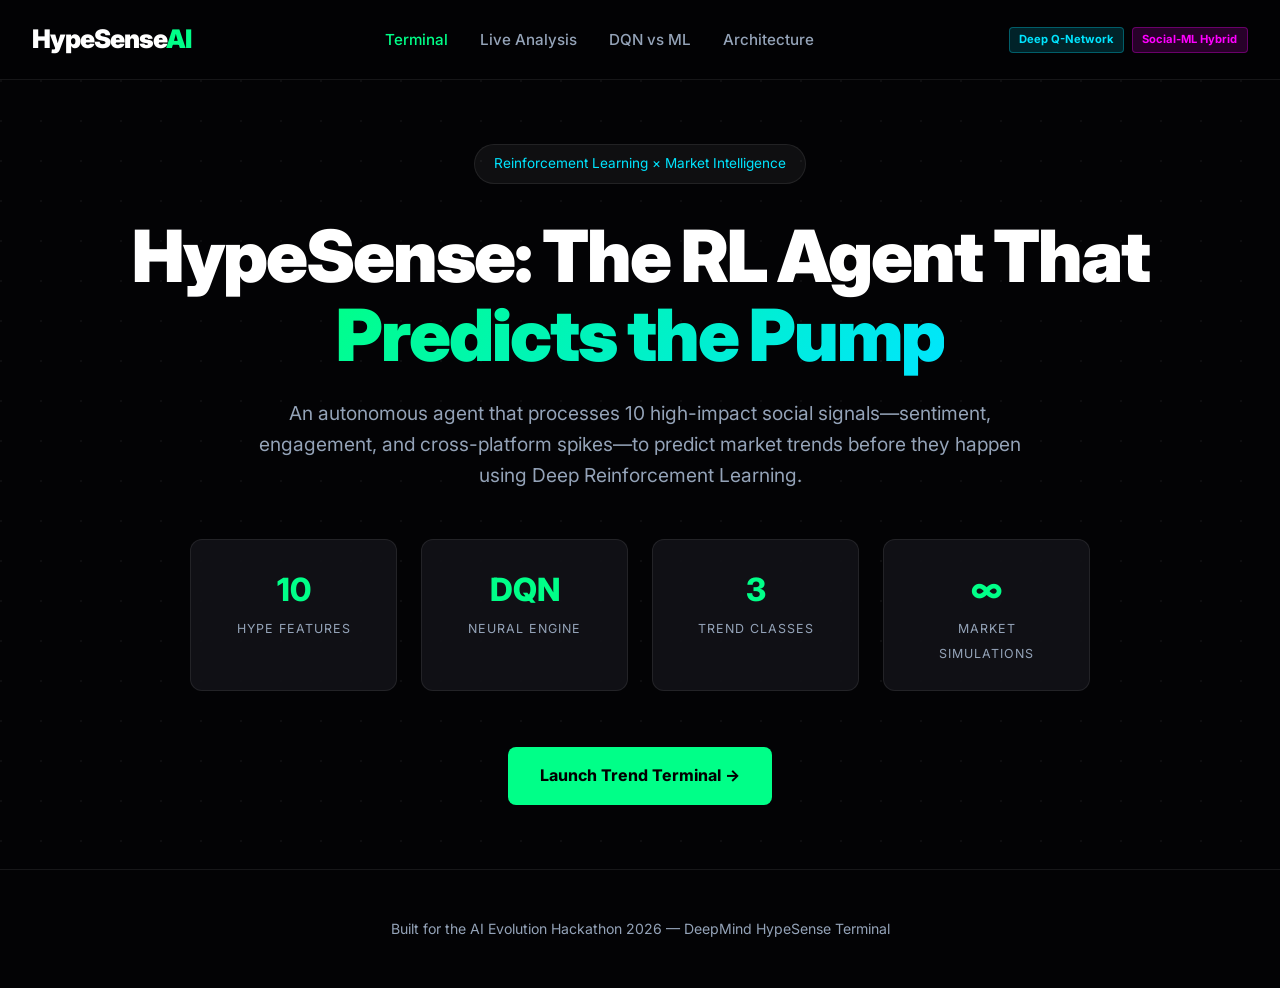
<file: static/index.html>
<!DOCTYPE html>
<html lang="en">
<head>
    <meta charset="UTF-8">
    <meta name="viewport" content="width=device-width, initial-scale=1.0">
    <title>HypeSense AI | Deep RL Meme Coin Trend Predictor</title>
    <meta name="description" content="A DQN-powered autonomous agent that predicts meme coin trends (UP/DOWN/NEUTRAL) by analyzing social signals and market hype in real-time.">
    <link rel="stylesheet" href="style.css">
    <link rel="preconnect" href="https://fonts.googleapis.com">
    <link rel="preconnect" href="https://fonts.gstatic.com" crossorigin>
    <link href="https://fonts.googleapis.com/css2?family=Inter:wght@300;400;500;600;700;800;900&family=JetBrains+Mono:wght@400;700&display=swap" rel="stylesheet">
    <script src="https://cdn.plot.ly/plotly-latest.min.js"></script>
</head>
<body>

    <!-- NAVIGATION -->
    <nav id="navbar">
        <div class="nav-inner">
            <a href="#" class="logo tab-link" data-tab="hero">HypeSense<span>AI</span></a>
            <div class="nav-links">
                <a href="#" class="tab-link active" data-tab="hero">Terminal</a>
                <a href="#" class="tab-link" data-tab="demo-section">Live Analysis</a>
                <a href="#" class="tab-link" data-tab="comparison-section">DQN vs ML</a>
                <a href="#" class="tab-link" data-tab="architecture-section">Architecture</a>
            </div>
            <div class="nav-badges">
                <span class="badge blue">Deep Q-Network</span>
                <span class="badge purple">Social-ML Hybrid</span>
            </div>
        </div>
    </nav>

    <main class="tab-container">
        <!-- HERO SECTION -->
        <section id="hero" class="tab-pane active">
            <div class="hero-bg-grid"></div>
            <div class="hero-content">
                <div class="hero-badge">Reinforcement Learning × Market Intelligence</div>
                <h1>HypeSense: The RL Agent That <span class="gradient-text">Predicts the Pump</span></h1>
                <p class="hero-sub">An autonomous agent that processes 10 high-impact social signals—sentiment, engagement, and cross-platform spikes—to predict market trends before they happen using Deep Reinforcement Learning.</p>
                <div class="hero-stats">
                    <div class="stat-card">
                        <span class="stat-num">10</span>
                        <span class="stat-label">Hype Features</span>
                    </div>
                    <div class="stat-card">
                        <span class="stat-num">DQN</span>
                        <span class="stat-label">Neural Engine</span>
                    </div>
                    <div class="stat-card">
                        <span class="stat-num">3</span>
                        <span class="stat-label">Trend Classes</span>
                    </div>
                    <div class="stat-card">
                        <span class="stat-num">∞</span>
                        <span class="stat-label">Market Simulations</span>
                    </div>
                </div>
                <div class="hero-actions">
                    <a href="#" class="cta-btn tab-link" data-tab="demo-section">Launch Trend Terminal →</a>
                </div>
            </div>
        </section>

        <!-- LIVE ANALYSIS SECTION -->
        <section id="demo-section" class="tab-pane">
            <div class="section-header">
                <span class="section-tag">Trend Terminal</span>
                <h2>Real-time Hype Analysis</h2>
                <p>Watch the DQN agent process live social signals and predict meme coin momentum, step by step.</p>
            </div>

            <!-- Top Stats Bar -->
            <div class="live-stats-bar">
                <div class="live-stat">
                    <span class="live-stat-val" id="stat-step">0</span>
                    <span class="live-stat-label">Steps Run</span>
                </div>
                <div class="live-stat accent-green">
                    <span class="live-stat-val" id="stat-acc">—</span>
                    <span class="live-stat-label">Accuracy</span>
                </div>
                <div class="live-stat accent-cyan">
                    <span class="live-stat-val" id="stat-reward">0.00</span>
                    <span class="live-stat-label">Total Reward</span>
                </div>
                <div class="live-stat accent-purple">
                    <span class="live-stat-val" id="stat-correct">0</span>
                    <span class="live-stat-label">Correct Calls</span>
                </div>
                <div class="live-stat">
                    <span class="live-stat-val" id="stat-streak">0</span>
                    <span class="live-stat-label">Current Streak</span>
                </div>
            </div>

            <div class="dashboard-grid">
                <!-- Left: Signal Bars -->
                <div class="panel glass-card">
                    <div class="panel-title">
                        <span class="panel-icon">&#9679;</span>
                        Live Signal Feed
                        <span class="live-dot" id="live-indicator">IDLE</span>
                    </div>
                    <div id="signal-bars" class="signal-bars"></div>
                    <div class="state-vec-box">
                        <span class="state-vec-label">State Vector</span>
                        <code id="state-vector">[—]</code>
                    </div>
                </div>

                <!-- Center: Prediction + Chart -->
                <div class="panel center-col">
                    <!-- Prediction Card -->
                    <div class="glass-card prediction-card">
                        <div class="card-header">
                            <span class="step-pill" id="step-count">STEP 0</span>
                            <span id="confidence-badge" class="conf-badge">— CONF</span>
                        </div>
                        <div id="prediction-display" class="prediction-display neutral">
                            <span id="prediction-text">STANDBY</span>
                        </div>
                        <div class="result-row" id="result-row">
                            <span class="result-tag" id="actual-label">—</span>
                            <span class="result-sep">vs</span>
                            <span class="result-tag predicted" id="predicted-label">—</span>
                            <span class="result-verdict" id="verdict-badge">—</span>
                        </div>
                        <div class="reasoning-box">
                            <div class="brain-icon">&#129504;</div>
                            <div>
                                <h4>Agent Reasoning</h4>
                                <p id="explanation-text">Waiting for data stream...</p>
                            </div>
                        </div>
                        <div class="controls">
                            <button id="step-btn" class="primary-btn pulse-glow">Analyze Next Signal</button>
                            <button id="auto-btn" class="sec-btn">Auto Run</button>
                            <button id="reset-btn" class="ghost-btn">Reset</button>
                        </div>
                    </div>

                    <!-- Chart -->
                    <div class="glass-card chart-card">
                        <div class="chart-title">
                            Market Signal vs AI Prediction
                            <span class="chart-legend"><span class="leg-dot white"></span>Market <span class="leg-dot green"></span>DQN</span>
                        </div>
                        <div id="trend-chart" style="height: 220px;"></div>
                    </div>
                </div>

                <!-- Right: Reward + Log -->
                <div class="panel glass-card">
                    <div class="panel-title">
                        <span class="panel-icon reward-icon">&#9650;</span>
                        Neural Feedback
                    </div>
                    <div class="reward-display">
                        <span class="reward-num" id="reward-pulse">+0.00</span>
                        <span class="reward-label">Step Reward</span>
                    </div>
                    <div class="reward-bar-section">
                        <h4 class="sub-label">Reward Breakdown</h4>
                        <div id="reward-bars"></div>
                    </div>
                    <div class="log-section">
                        <h4 class="sub-label">Action Log</h4>
                        <div id="log-container" class="log-container"></div>
                    </div>
                </div>
            </div>
        </section>

        <!-- COMPARISON SECTION -->
        <section id="comparison-section" class="tab-pane">
            <div class="section-header">
                <span class="section-tag">Live Benchmark</span>
                <h2>Deep RL (DQN) vs Traditional ML</h2>
                <p>Head-to-head benchmark on 500 identical market ticks. Same signals, same data — only the model architecture differs.</p>
            </div>

            <div class="compare-launch">
                <button id="run-compare-btn" class="primary-btn pulse-glow">&#9889; Run Live Benchmark (500 Steps)</button>
            </div>

            <!-- Loading -->
            <div id="compare-loading" class="training-status hidden">
                <div class="neural-pulse"><div class="pulse-core">&#9876;</div></div>
                <div class="status-text">
                    <h3>Running Head-to-Head Benchmark...</h3>
                    <p>Both agents are processing 500 market ticks on identical data</p>
                </div>
            </div>

            <!-- Results (hidden until data arrives) -->
            <div id="compare-results" class="hidden">
                <div class="comparison-grid">
                    <!-- TRADITIONAL ML CARD -->
                    <div class="glass-card compare-card">
                        <div class="compare-card-icon">&#128202;</div>
                        <h3>Traditional ML</h3>
                        <div class="big-stat">
                            <span class="big-num red" id="ml-acc-num">0%</span>
                            <span class="big-label">Accuracy</span>
                        </div>
                        <div class="compare-details">
                            <div class="compare-detail-row"><span>Correct Calls</span><span id="ml-correct">0</span></div>
                            <div class="compare-detail-row"><span>Total Reward</span><span id="ml-reward">0</span></div>
                            <div class="compare-detail-row"><span>Steps Tested</span><span id="ml-steps">0</span></div>
                        </div>
                    </div>

                    <!-- VS CARD -->
                    <div class="glass-card compare-card vs-card">
                        <div class="vs-badge">VS</div>
                        <div class="gain-display">
                            <span class="gain-num" id="edge-gain-num">+0%</span>
                            <span class="gain-label">Accuracy Edge</span>
                        </div>
                        <div class="gain-display" style="margin-top: 1.5rem;">
                            <span class="gain-num reward-edge" id="reward-edge-num">+0</span>
                            <span class="gain-label">Cumulative Reward Edge</span>
                        </div>
                    </div>

                    <!-- DQN CARD -->
                    <div class="glass-card compare-card">
                        <div class="compare-card-icon">&#129504;</div>
                        <h3>HypeSense DQN</h3>
                        <div class="big-stat">
                            <span class="big-num green" id="dqn-acc-num">0%</span>
                            <span class="big-label">Accuracy</span>
                        </div>
                        <div class="compare-details">
                            <div class="compare-detail-row"><span>Correct Calls</span><span id="dqn-correct">0</span></div>
                            <div class="compare-detail-row"><span>Total Reward</span><span id="dqn-reward">0</span></div>
                            <div class="compare-detail-row"><span>Steps Tested</span><span id="dqn-steps">0</span></div>
                        </div>
                    </div>
                </div>

                <!-- Rolling Accuracy Chart -->
                <div class="glass-card chart-card" style="max-width: 1000px; margin: 2rem auto;">
                    <h3>&#128202; Rolling Accuracy Over Time (20-step window)</h3>
                    <p style="color: var(--text-dim); font-size: 0.85rem; margin-bottom: 1rem;">Green = Deep RL (DQN) | Red = Traditional ML (Logistic Regression + Feature Eng.)</p>
                    <div id="compare-chart" style="height: 300px;"></div>
                </div>
            </div>
        </section>

        <!-- ARCHITECTURE SECTION -->
        <section id="architecture-section" class="tab-pane">
            <div class="section-header">
                <h2>Behind the Hype</h2>
                <p>The mathematical foundation of HypeSense AI.</p>
            </div>
            <div class="arch-grid">
                <div class="glass-card arch-card">
                    <h3>10-D Feature State</h3>
                    <ul class="feat-list">
                        <li>Sentiment (-1 to +1)</li>
                        <li>Mention Growth Rate</li>
                        <li>Cross-Platform Spikes</li>
                        <li>Engagement Momentum</li>
                        <li>Influencer Weight</li>
                    </ul>
                </div>
                <div class="glass-card arch-card">
                    <h3>DQN Architecture</h3>
                    <p>Deep neural network with Experience Replay. 128 neurons per hidden layer, optimized via Adam.</p>
                </div>
                <div class="glass-card arch-card">
                    <h3>Reward Logic</h3>
                    <ul class="feat-list">
                        <li>Correct Direction: +1.0</li>
                        <li>Early Warning: +0.5</li>
                        <li>High Conf Correction: +0.5</li>
                        <li>Wrong Call: -1.0</li>
                    </ul>
                </div>
            </div>
        </section>
    </main>

    <footer>
        <p>Built for the AI Evolution Hackathon 2026 — DeepMind HypeSense Terminal</p>
    </footer>

    <script src="script.js"></script>
</body>
</html>
</file>
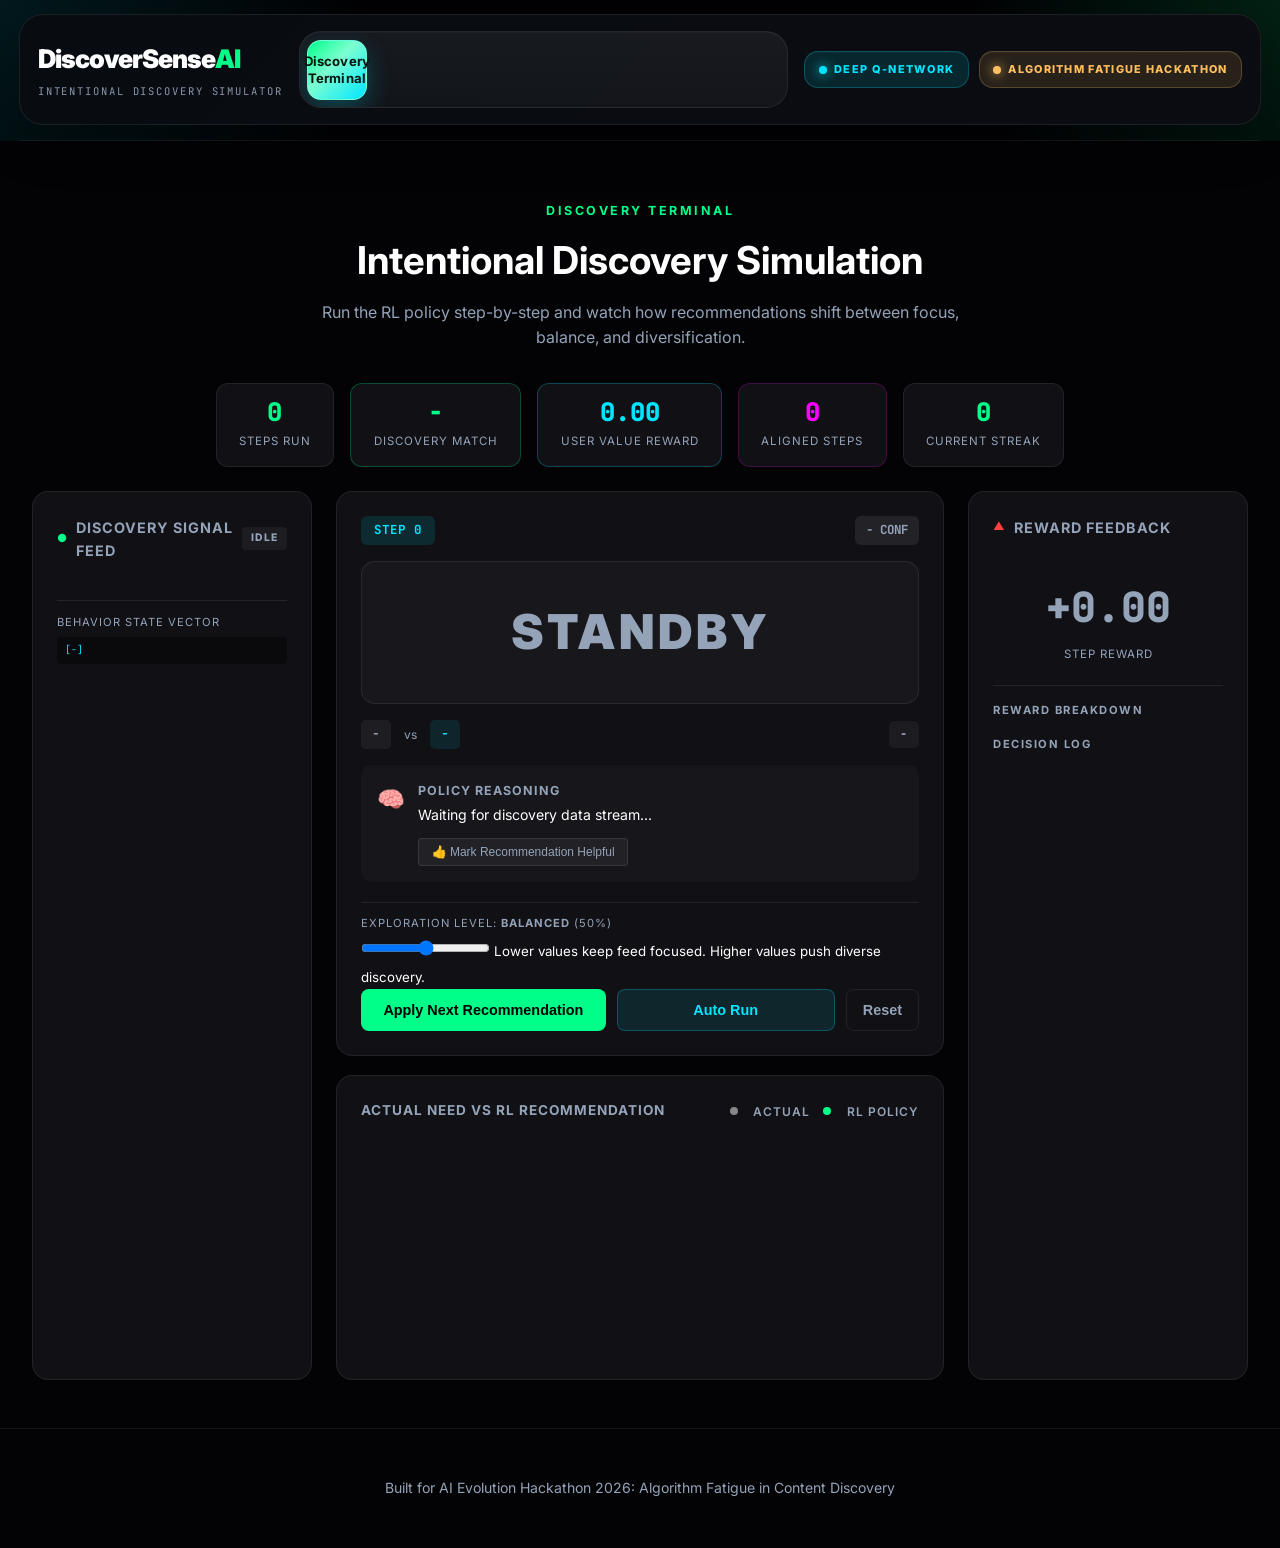
<file: rl showcase/web/static/index.html>
<!DOCTYPE html>
<html lang="en">
<head>
    <meta charset="UTF-8">
    <meta name="viewport" content="width=device-width, initial-scale=1.0">
    <title>DiscoverSense AI | RL Content Discovery Simulator</title>
    <meta name="description" content="A reinforcement-learning simulation that helps users break repetitive feeds while keeping personalization and control.">
    <link rel="stylesheet" href="style.css?v=2">
    <link rel="preconnect" href="https://fonts.googleapis.com">
    <link rel="preconnect" href="https://fonts.gstatic.com" crossorigin>
    <link href="https://fonts.googleapis.com/css2?family=Inter:wght@300;400;500;600;700;800;900&family=JetBrains+Mono:wght@400;700&display=swap" rel="stylesheet">
    <script src="https://cdn.plot.ly/plotly-latest.min.js"></script>
</head>
<body>

    <nav id="navbar">
        <div class="nav-inner">
            <div class="nav-brand">
                <a href="#" class="logo tab-link active" data-tab="demo-section">DiscoverSense<span>AI</span></a>
                <span class="nav-brand-tag">Intentional Discovery Simulator</span>
            </div>
            <ul class="nav-links" aria-label="Primary sections">
                <li><a href="#" class="tab-link active" data-tab="demo-section">Discovery Terminal</a></li>
            </ul>
            <div class="nav-badges">
                <span class="badge cyan">Deep Q-Network</span>
                <span class="badge gold">Algorithm Fatigue Hackathon</span>
            </div>
        </div>
    </nav>

    <main class="tab-container">
        <section id="demo-section" class="tab-pane active">
            <div class="section-header">
                <span class="section-tag">Discovery Terminal</span>
                <h2>Intentional Discovery Simulation</h2>
                <p>Run the RL policy step-by-step and watch how recommendations shift between focus, balance, and diversification.</p>
            </div>

            <div class="live-stats-bar">
                <div class="live-stat">
                    <span class="live-stat-val" id="stat-step">0</span>
                    <span class="live-stat-label">Steps Run</span>
                </div>
                <div class="live-stat accent-green">
                    <span class="live-stat-val" id="stat-acc">-</span>
                    <span class="live-stat-label">Discovery Match</span>
                </div>
                <div class="live-stat accent-cyan">
                    <span class="live-stat-val" id="stat-reward">0.00</span>
                    <span class="live-stat-label">User Value Reward</span>
                </div>
                <div class="live-stat accent-purple">
                    <span class="live-stat-val" id="stat-correct">0</span>
                    <span class="live-stat-label">Aligned Steps</span>
                </div>
                <div class="live-stat">
                    <span class="live-stat-val" id="stat-streak">0</span>
                    <span class="live-stat-label">Current Streak</span>
                </div>
            </div>

            <div class="dashboard-grid">
                <div class="panel glass-card">
                    <div class="panel-title">
                        <span class="panel-icon">&#9679;</span>
                        Discovery Signal Feed
                        <span class="live-dot" id="live-indicator">IDLE</span>
                    </div>
                    <div id="signal-bars" class="signal-bars"></div>
                    <div class="state-vec-box">
                        <span class="state-vec-label">Behavior State Vector</span>
                        <code id="state-vector">[-]</code>
                    </div>
                </div>

                <div class="panel center-col">
                    <div class="glass-card prediction-card">
                        <div class="card-header">
                            <span class="step-pill" id="step-count">STEP 0</span>
                            <span id="confidence-badge" class="conf-badge">- CONF</span>
                        </div>
                        <div id="prediction-display" class="prediction-display neutral">
                            <span id="prediction-text">STANDBY</span>
                        </div>
                        <div class="result-row" id="result-row">
                            <span class="result-tag" id="actual-label">-</span>
                            <span class="result-sep">vs</span>
                            <span class="result-tag predicted" id="predicted-label">-</span>
                            <span class="result-verdict" id="verdict-badge">-</span>
                        </div>
                        <div class="reasoning-box">
                            <div class="brain-icon">&#129504;</div>
                            <div>
                                <h4>Policy Reasoning</h4>
                                <p id="explanation-text">Waiting for discovery data stream...</p>
                                <button class="feedback-btn" onclick="showToast('Preference feedback logged for this simulation.', 'success')">&#128077; Mark Recommendation Helpful</button>
                            </div>
                        </div>
                        <div class="state-vec-box">
                            <span class="state-vec-label">Exploration Level: <strong id="exploration-level-label">Balanced</strong> (<span id="exploration-level-value">50</span>%)</span>
                            <input id="exploration-level" type="range" min="0" max="100" value="50">
                            <small>Lower values keep feed focused. Higher values push diverse discovery.</small>
                        </div>
                        <div class="controls">
                            <button id="step-btn" class="primary-btn pulse-glow">Apply Next Recommendation</button>
                            <button id="auto-btn" class="sec-btn">Auto Run</button>
                            <button id="reset-btn" class="ghost-btn">Reset</button>
                        </div>
                    </div>

                    <div class="glass-card chart-card">
                        <div class="chart-title">
                            Actual Need vs RL Recommendation
                            <span class="chart-legend"><span class="leg-dot white"></span>Actual <span class="leg-dot green"></span>RL Policy</span>
                        </div>
                        <div id="trend-chart" style="height: 220px;"></div>
                    </div>
                </div>

                <div class="panel glass-card">
                    <div class="panel-title">
                        <span class="panel-icon reward-icon">&#9650;</span>
                        Reward Feedback
                    </div>
                    <div class="reward-display">
                        <span class="reward-num" id="reward-pulse">+0.00</span>
                        <span class="reward-label">Step Reward</span>
                    </div>
                    <div class="reward-bar-section">
                        <h4 class="sub-label">Reward Breakdown</h4>
                        <div id="reward-bars"></div>
                    </div>
                    <div class="log-section">
                        <h4 class="sub-label">Decision Log</h4>
                        <div id="log-container" class="log-container"></div>
                    </div>
                </div>
            </div>
        </section>

        <section id="journey-section" class="tab-pane">
            <div class="section-header">
                <span class="section-tag">Feed Journey</span>
                <h2>Same User. Two Very Different Feeds.</h2>
                <p>Watch an engagement-only feed narrow into repetition while the RL-guided feed keeps personalization and reopens meaningful discovery.</p>
            </div>

            <div class="journey-top-grid">
                <div class="glass-card journey-persona-card">
                    <div class="journey-meta-row">
                        <span class="journey-card-tag">Shared Persona</span>
                        <span class="journey-sync-pill">Same user, same starting point</span>
                    </div>
                    <h3 id="journey-persona-name">Maya</h3>
                    <p id="journey-persona-summary">A creative technologist trying to escape repetitive AI productivity content without losing relevance.</p>
                    <div class="journey-persona-grid">
                        <div class="journey-persona-detail">
                            <span>Core Interests</span>
                            <strong id="journey-core-interests">AI Tools, Design Systems, Creative Coding</strong>
                        </div>
                        <div class="journey-persona-detail">
                            <span>Current Fatigue</span>
                            <strong id="journey-fatigue-signal">Too many near-identical AI clips.</strong>
                        </div>
                        <div class="journey-persona-detail full">
                            <span>Session Goal</span>
                            <strong id="journey-persona-intent">Stay personalized while reopening adjacent discovery.</strong>
                        </div>
                    </div>
                </div>

                <div class="glass-card journey-control-card">
                    <div class="journey-control-head">
                        <div>
                            <span class="journey-card-tag">Live Comparison</span>
                            <h3 id="journey-step-indicator">STEP 0 / 12</h3>
                        </div>
                        <span class="journey-sync-pill accent">Judge View</span>
                    </div>
                    <p id="journey-narration" class="journey-narration">Run the journey step-by-step to watch the same user split into two very different feed experiences.</p>
                    <div class="journey-delta-grid">
                        <div class="journey-delta-card">
                            <span>Bubble Risk Gap</span>
                            <strong id="journey-delta-bubble">0.0</strong>
                        </div>
                        <div class="journey-delta-card">
                            <span>Diversity Gap</span>
                            <strong id="journey-delta-diversity">0.0</strong>
                        </div>
                        <div class="journey-delta-card">
                            <span>Repeat Gap</span>
                            <strong id="journey-delta-repeat">0.0</strong>
                        </div>
                        <div class="journey-delta-card">
                            <span>Satisfaction Gap</span>
                            <strong id="journey-delta-satisfaction">0.0</strong>
                        </div>
                    </div>
                    <div class="state-vec-box">
                        <span class="state-vec-label">User Agency Level: <strong id="journey-exploration-label">Balanced</strong> (<span id="journey-exploration-value">55</span>%)</span>
                        <input id="journey-exploration-level" type="range" min="0" max="100" value="55">
                        <small>Higher values let the RL lane push farther into adjacent interests without dropping relevance.</small>
                    </div>
                    <div class="controls">
                        <button id="journey-step-btn" class="primary-btn pulse-glow">Next Feed Step</button>
                        <button id="journey-auto-btn" class="sec-btn">Auto Run</button>
                        <button id="journey-reset-btn" class="ghost-btn">Reset Journey</button>
                    </div>
                </div>
            </div>

            <div class="journey-lanes">
                <div class="glass-card journey-lane baseline">
                    <div class="journey-lane-head">
                        <div>
                            <span class="journey-lane-tag danger">Engagement-Only Feed</span>
                            <h3>What a sticky algorithm keeps serving</h3>
                        </div>
                        <span id="journey-baseline-policy" class="journey-policy-pill">Engagement Maximizer</span>
                    </div>
                    <div class="journey-current-card">
                        <div class="journey-current-meta">
                            <span id="journey-baseline-tag" class="journey-current-tag">Waiting</span>
                        </div>
                        <h4 id="journey-baseline-title">Waiting for first feed step.</h4>
                        <p class="journey-current-byline"><span id="journey-baseline-topic">-</span> by <span id="journey-baseline-creator">-</span></p>
                        <p id="journey-baseline-reason" class="journey-current-reason">The baseline lane will show how engagement-driven ranking narrows the feed over time.</p>
                    </div>
                    <div class="journey-metric-grid">
                        <div class="journey-metric-card">
                            <span>Repeat Rate</span>
                            <strong id="journey-baseline-repeat">0.0%</strong>
                        </div>
                        <div class="journey-metric-card">
                            <span>Topic Diversity</span>
                            <strong id="journey-baseline-diversity">0.0%</strong>
                        </div>
                        <div class="journey-metric-card">
                            <span>Bubble Risk</span>
                            <strong id="journey-baseline-bubble">0.0%</strong>
                        </div>
                        <div class="journey-metric-card">
                            <span>Satisfaction</span>
                            <strong id="journey-baseline-satisfaction">0.0%</strong>
                        </div>
                    </div>
                    <div class="journey-trail-block">
                        <div class="journey-trail-title">Recent Feed Trail</div>
                        <div id="journey-baseline-trail" class="journey-trail-list">
                            <div class="journey-trail-empty">No recommendations yet.</div>
                        </div>
                    </div>
                </div>

                <div class="glass-card journey-lane rl">
                    <div class="journey-lane-head">
                        <div>
                            <span class="journey-lane-tag success">RL Discovery Feed</span>
                            <h3>What intentional discovery feels like</h3>
                        </div>
                        <span id="journey-rl-policy" class="journey-policy-pill success">Stay Balanced</span>
                    </div>
                    <div class="journey-current-card">
                        <div class="journey-current-meta">
                            <span id="journey-rl-tag" class="journey-current-tag success">Waiting</span>
                        </div>
                        <h4 id="journey-rl-title">Waiting for first feed step.</h4>
                        <p class="journey-current-byline"><span id="journey-rl-topic">-</span> by <span id="journey-rl-creator">-</span></p>
                        <p id="journey-rl-reason" class="journey-current-reason">The RL lane will keep the session relevant while reopening adjacent interests.</p>
                    </div>
                    <div class="journey-metric-grid">
                        <div class="journey-metric-card">
                            <span>Repeat Rate</span>
                            <strong id="journey-rl-repeat">0.0%</strong>
                        </div>
                        <div class="journey-metric-card">
                            <span>Topic Diversity</span>
                            <strong id="journey-rl-diversity">0.0%</strong>
                        </div>
                        <div class="journey-metric-card">
                            <span>Bubble Risk</span>
                            <strong id="journey-rl-bubble">0.0%</strong>
                        </div>
                        <div class="journey-metric-card">
                            <span>Satisfaction</span>
                            <strong id="journey-rl-satisfaction">0.0%</strong>
                        </div>
                    </div>
                    <div class="journey-trail-block">
                        <div class="journey-trail-title">Recent Feed Trail</div>
                        <div id="journey-rl-trail" class="journey-trail-list">
                            <div class="journey-trail-empty">No recommendations yet.</div>
                        </div>
                    </div>
                </div>
            </div>
        </section>

        <section id="comparison-section" class="tab-pane">
            <div class="section-header">
                <span class="section-tag">Policy Benchmark</span>
                <h2>RL Discovery Policy vs Engagement-Only Baseline</h2>
                <p>Both policies run on the same 500 simulated steps. RL optimizes long-term user value while baseline over-optimizes short-term engagement.</p>
            </div>

            <div class="compare-launch">
                <button id="run-compare-btn" class="primary-btn pulse-glow">&#9889; Run Discovery Benchmark (500 Steps)</button>
            </div>

            <div id="compare-loading" class="training-status hidden">
                <div class="neural-pulse"><div class="pulse-core">&#9876;</div></div>
                <div class="status-text">
                    <h3>Running Policy Benchmark...</h3>
                    <p>Comparing RL and engagement-only behavior on identical discovery states.</p>
                </div>
            </div>

            <div id="compare-results" class="hidden">
                <div class="comparison-grid">
                    <div class="glass-card compare-card">
                        <div class="compare-card-icon">&#128202;</div>
                        <h3>Engagement-Only Baseline</h3>
                        <div class="big-stat">
                            <span class="big-num red" id="ml-acc-num">0%</span>
                            <span class="big-label">Discovery Match</span>
                        </div>
                        <div class="compare-details">
                            <div class="compare-detail-row"><span>Matched Outcomes</span><span id="ml-correct">0</span></div>
                            <div class="compare-detail-row"><span>User Value Reward</span><span id="ml-reward">0</span></div>
                            <div class="compare-detail-row"><span>Steps Tested</span><span id="ml-steps">0</span></div>
                        </div>
                    </div>

                    <div class="glass-card compare-card vs-card">
                        <div class="vs-badge">VS</div>
                        <div class="gain-display">
                            <span class="gain-num" id="edge-gain-num">+0%</span>
                            <span class="gain-label">Discovery Match Edge</span>
                        </div>
                        <div class="gain-display" style="margin-top: 1.5rem;">
                            <span class="gain-num reward-edge" id="reward-edge-num">+0</span>
                            <span class="gain-label">User Value Reward Edge</span>
                        </div>
                    </div>

                    <div class="glass-card compare-card">
                        <div class="compare-card-icon">&#129504;</div>
                        <h3>RL Discovery Policy</h3>
                        <div class="big-stat">
                            <span class="big-num green" id="dqn-acc-num">0%</span>
                            <span class="big-label">Discovery Match</span>
                        </div>
                        <div class="compare-details">
                            <div class="compare-detail-row"><span>Matched Outcomes</span><span id="dqn-correct">0</span></div>
                            <div class="compare-detail-row"><span>User Value Reward</span><span id="dqn-reward">0</span></div>
                            <div class="compare-detail-row"><span>Steps Tested</span><span id="dqn-steps">0</span></div>
                        </div>
                    </div>
                </div>

                <div class="glass-card chart-card" style="max-width: 1000px; margin: 2rem auto;">
                    <h3>&#128202; Rolling Discovery Match (20-step window)</h3>
                    <p style="color: var(--text-dim); font-size: 0.85rem; margin-bottom: 1rem;">Green = RL Discovery Policy | Red = Engagement-Only Baseline</p>
                    <div id="compare-chart" style="height: 300px;"></div>
                </div>
            </div>
        </section>

        <section id="graph-section" class="tab-pane">
            <div class="section-header">
                <span class="section-tag">Graph Discovery Lab</span>
                <h2>RL + Graph DB Context for Transparent Recommendations</h2>
                <p>This tab simulates a graph database memory layer where recommendations are explained through relationship paths, not just black-box scores.</p>
            </div>

            <div class="graph-kpi-grid">
                <div class="glass-card graph-kpi-card">
                    <span class="graph-kpi-label">Novelty Score</span>
                    <span class="graph-kpi-value" id="graph-kpi-novelty">0.0%</span>
                </div>
                <div class="glass-card graph-kpi-card">
                    <span class="graph-kpi-label">Bubble Risk</span>
                    <span class="graph-kpi-value" id="graph-kpi-bubble">0.0%</span>
                </div>
                <div class="glass-card graph-kpi-card">
                    <span class="graph-kpi-label">Creator Diversity</span>
                    <span class="graph-kpi-value" id="graph-kpi-diversity">0.0%</span>
                </div>
                <div class="glass-card graph-kpi-card">
                    <span class="graph-kpi-label">Repeat Rate</span>
                    <span class="graph-kpi-value" id="graph-kpi-repeat">0.0%</span>
                </div>
                <div class="glass-card graph-kpi-card">
                    <span class="graph-kpi-label">Satisfaction Reward</span>
                    <span class="graph-kpi-value" id="graph-kpi-reward">0.00</span>
                </div>
            </div>

            <div class="graph-main-layout">
                <div class="glass-card graph-network-card">
                    <div class="graph-panel-title">
                        <span>Graph Memory Network</span>
                        <span class="step-pill" id="graph-step-indicator">STEP 0</span>
                    </div>
                    <div id="graph-network-chart" style="height: 420px;"></div>
                </div>

                <div class="graph-side-col">
                    <div class="glass-card graph-controls-card">
                        <div class="graph-panel-title">
                            <span>Simulation Controls</span>
                        </div>
                        <div class="graph-control-row">
                            <label for="graph-mode-select">Mode</label>
                            <select id="graph-mode-select">
                                <option value="hybrid">RL + Graph Context (Recommended)</option>
                                <option value="rl_only">RL Only</option>
                            </select>
                        </div>
                        <div class="graph-control-row">
                            <label for="graph-exploration-level">Exploration Level: <strong id="graph-exploration-label">Balanced</strong> (<span id="graph-exploration-value">50</span>%)</label>
                            <input id="graph-exploration-level" type="range" min="0" max="100" value="50">
                        </div>
                        <div class="controls">
                            <button id="graph-step-btn" class="primary-btn">Run Graph Step</button>
                            <button id="graph-auto-btn" class="sec-btn">Auto Run</button>
                            <button id="graph-reset-btn" class="ghost-btn">Reset Graph Session</button>
                        </div>
                    </div>

                    <div class="glass-card graph-insight-card">
                        <div class="graph-panel-title">
                            <span>Recommendation Path</span>
                        </div>
                        <p id="graph-path-reason">Waiting for first graph-backed recommendation.</p>
                        <ul id="graph-path-list" class="graph-path-list">
                            <li>No traversal yet.</li>
                        </ul>
                        <div class="graph-reco-meta">
                            <div><span>Action</span><strong id="graph-reco-action">-</strong></div>
                            <div><span>Topic</span><strong id="graph-reco-topic">-</strong></div>
                            <div><span>Creator</span><strong id="graph-reco-creator">-</strong></div>
                            <div><span>Content</span><strong id="graph-reco-content">-</strong></div>
                        </div>
                    </div>

                    <div class="glass-card graph-delta-card">
                        <div class="graph-panel-title">
                            <span>Mode Delta (Current vs Other)</span>
                        </div>
                        <div class="graph-delta-row"><span>Bubble Risk Improvement</span><strong id="graph-delta-bubble">0.0</strong></div>
                        <div class="graph-delta-row"><span>Diversity Delta</span><strong id="graph-delta-diversity">0.0</strong></div>
                        <div class="graph-delta-row"><span>Reward Delta</span><strong id="graph-delta-reward">0.00</strong></div>
                    </div>

                    <div class="glass-card graph-log-card">
                        <div class="graph-panel-title">
                            <span>Graph Event Log</span>
                        </div>
                        <div id="graph-log-container" class="graph-log-container"></div>
                    </div>
                </div>
            </div>

            <div class="glass-card graph-outcome-card">
                <div class="graph-panel-title">
                    <span>RL Only vs RL + Graph Context</span>
                </div>
                <div id="graph-outcome-chart" style="height: 280px;"></div>
            </div>

            <div class="graph-note">
                <p><strong>Graph DB Simulation Note:</strong> This demo uses an in-memory graph store with a Neo4j-ready node/edge schema (`User`, `Topic`, `Creator`, `Content`) to keep the showcase fast and deterministic.</p>
            </div>
        </section>

        <section id="judge-agency-section" class="tab-pane">
            <div class="section-header">
                <span class="section-tag">Judge Agency Test</span>
                <h2>One-Click User Control Evaluation Pack</h2>
                <p>Run a fixed scenario matrix and verify that user agency controls measurably change recommendation outcomes.</p>
            </div>

            <div class="judge-agency-wrap">
                <div class="glass-card judge-control-card">
                    <div class="judge-control-grid">
                        <div class="judge-field">
                            <label for="judge-steps">Steps per scenario</label>
                            <input id="judge-steps" type="number" min="5" max="150" value="35">
                        </div>
                        <div class="judge-field">
                            <label for="judge-seed">Seed</label>
                            <input id="judge-seed" type="number" value="2026">
                        </div>
                        <div class="judge-actions">
                            <button id="judge-run-pack" class="primary-btn pulse-glow">Run Judge Pack</button>
                            <button id="judge-export-json" class="sec-btn">Export JSON</button>
                            <button id="judge-export-csv" class="ghost-btn">Export CSV</button>
                        </div>
                    </div>
                    <p id="judge-pack-status" class="judge-pack-status">Ready. Click "Run Judge Pack" to evaluate 6 fixed scenarios.</p>
                </div>

                <div class="judge-summary-grid">
                    <div class="glass-card judge-metric-card"><span>Avg Bubble Risk</span><strong id="judge-summary-bubble">-</strong></div>
                    <div class="glass-card judge-metric-card"><span>Avg Creator Diversity</span><strong id="judge-summary-diversity">-</strong></div>
                    <div class="glass-card judge-metric-card"><span>Avg Repeat Rate</span><strong id="judge-summary-repeat">-</strong></div>
                    <div class="glass-card judge-metric-card"><span>Avg Satisfaction Reward</span><strong id="judge-summary-reward">-</strong></div>
                    <div class="glass-card judge-metric-card"><span>Avg Policy Confidence</span><strong id="judge-summary-confidence">-</strong></div>
                    <div class="glass-card judge-metric-card"><span>Checks Passed</span><strong id="judge-summary-checks">-</strong></div>
                </div>

                <div class="glass-card judge-check-card">
                    <div class="judge-panel-title">Agency Impact Checks</div>
                    <div id="judge-checks" class="judge-check-list">
                        <div class="judge-check-item neutral">Run the judge pack to evaluate agency impact checks.</div>
                    </div>
                </div>

                <div class="glass-card judge-table-card">
                    <div class="judge-panel-title">Scenario Results (6 Fixed Runs)</div>
                    <div class="table-responsive">
                        <table class="judge-table">
                            <thead>
                                <tr>
                                    <th>Scenario</th>
                                    <th>Mode</th>
                                    <th>Exploration</th>
                                    <th>Bubble Risk</th>
                                    <th>Diversity</th>
                                    <th>Repeat Rate</th>
                                    <th>Satisfaction</th>
                                    <th>Confidence</th>
                                    <th>Dominant Action</th>
                                    <th>Delta Reward</th>
                                </tr>
                            </thead>
                            <tbody id="judge-scenario-table-body">
                                <tr><td colspan="10">No run yet.</td></tr>
                            </tbody>
                        </table>
                    </div>
                </div>
            </div>
        </section>

        <section id="adaptive-section" class="tab-pane">
            <div class="section-header">
                <span class="section-tag">Adaptive Discovery Path</span>
                <h2>Working No-API Personalized Reels Path</h2>
                <p>Live local simulation with state -> action -> reward updates. No backend call, no latency, fully judge-ready.</p>
            </div>

            <div class="live-stats-bar">
                <div class="live-stat">
                    <span class="live-stat-val" id="adaptive-bubble">32.0%</span>
                    <span class="live-stat-label">Bubble Risk</span>
                </div>
                <div class="live-stat accent-green">
                    <span class="live-stat-val" id="adaptive-diversity">68.0%</span>
                    <span class="live-stat-label">Creator Diversity</span>
                </div>
                <div class="live-stat accent-cyan">
                    <span class="live-stat-val" id="adaptive-repeat">22.0%</span>
                    <span class="live-stat-label">Repeat Rate</span>
                </div>
                <div class="live-stat accent-purple">
                    <span class="live-stat-val" id="adaptive-satisfaction">0.840</span>
                    <span class="live-stat-label">Satisfaction</span>
                </div>
                <div class="live-stat">
                    <span class="live-stat-val" id="adaptive-fatigue">19.0%</span>
                    <span class="live-stat-label">Fatigue Risk</span>
                </div>
            </div>

            <div class="dashboard-grid" style="grid-template-columns: 280px 1fr 340px;">
                <div class="panel glass-card">
                    <div class="panel-title">
                        <span class="panel-icon">&#9679;</span>
                        Adaptive Settings
                        <span class="live-dot" id="adaptive-indicator">LIVE</span>
                    </div>
                    <div class="judge-field" style="margin-bottom: 1.5rem;">
                        <label for="adaptive-persona" class="state-vec-label">User Persona</label>
                        <select id="adaptive-persona" style="width: 100%; padding: 0.5rem; background: rgba(0,0,0,0.4); border: 1px solid var(--border); color: #fff; border-radius: 4px; font-family: 'Inter', sans-serif;">
                            <option value="maya">Maya - Creative Explorer</option>
                            <option value="arjun">Arjun - Tech Learner</option>
                            <option value="zoe">Zoe - Trend Chaser</option>
                            <option value="liam">Liam - Niche Deep Diver</option>
                            <option value="nina">Nina - Balanced Discoverer</option>
                            <option value="omar">Omar - Curious Generalist</option>
                        </select>
                    </div>
                    <div style="text-align: center; margin-bottom: 1.2rem;">
                        <img src="robot.png" alt="AI Discovery Agent" style="width: 100%; max-width: 240px; border-radius: 12px; border: 1px solid var(--border); box-shadow: 0 6px 20px rgba(0,0,0,0.4); opacity: 0.92;">
                    </div>
                    <div class="state-vec-box">
                        <span class="state-vec-label">Additional Meta</span>
                        <div style="font-size: 0.8rem; margin-top: 0.5rem; color: var(--text-dim);">
                            <div style="margin-bottom: 0.5rem;"><span>Reward Delta vs Baseline:</span> <strong id="adaptive-reward-delta">-</strong></div>
                        </div>
                    </div>
                </div>

                <div class="panel center-col">
                    <div class="glass-card prediction-card">
                        <div class="card-header">
                            <span class="step-pill" id="adaptive-step-indicator">STEP 0 / 15</span>
                            <span id="adaptive-confidence" class="conf-badge">- CONF</span>
                        </div>
                        <!-- ADAPTIVE CARD FEED -->
                        <div id="adaptive-card-feed" class="adaptive-card-feed">
                            <div class="adaptive-feed-empty" id="adaptive-feed-empty" style="flex-direction: column; align-items: center; padding: 2rem 1rem;">
                                <div class="adaptive-feed-empty-icon" style="color: #00e5ff; font-size: 2.5rem; margin-bottom: 0.5rem;">&#10024;</div>
                                <p style="font-weight: 600; font-size: 1.1rem; color: #fff; margin-bottom: 0.4rem;">Up Next: AI-Curated Discovery Queue</p>
                                <p style="font-size: 0.85rem; color: var(--text-dim); max-width: 90%; margin: 0 auto 1.2rem;">Based on your activity, the RL agent has flagged these domains to safely expand your interests without causing fatigue:</p>
                                
                                <div style="display: flex; gap: 0.5rem; justify-content: center; flex-wrap: wrap; margin-bottom: 0.5rem;">
                                    <span style="background: rgba(0, 255, 136, 0.1); border: 1px solid rgba(0, 255, 136, 0.3); color: #00ff88; padding: 0.3rem 0.8rem; border-radius: 20px; font-size: 0.75rem; font-weight: 600;">System Architecture</span>
                                    <span style="background: rgba(192, 132, 252, 0.1); border: 1px solid rgba(192, 132, 252, 0.3); color: #c084fc; padding: 0.3rem 0.8rem; border-radius: 20px; font-size: 0.75rem; font-weight: 600;">Advanced AI Dev</span>
                                    <span style="background: rgba(0, 229, 255, 0.1); border: 1px solid rgba(0, 229, 255, 0.3); color: #00e5ff; padding: 0.3rem 0.8rem; border-radius: 20px; font-size: 0.75rem; font-weight: 600;">Cloud Security</span>
                                </div>
                            </div>
                        </div>
                        <div class="state-vec-box">
                            <span class="state-vec-label">Preserved Memory</span>
                            <p id="adaptive-memory-text" style="font-size: 0.8rem; color: var(--text-dim); margin-top: 0.3rem;">Your memory is preserved and displaying some of the domains and the things we recently saw.</p>
                            <div id="adaptive-memory-tags" style="display: flex; flex-wrap: wrap; gap: 0.4rem; margin-top: 0.6rem;">
                            </div>
                        </div>

                        <p id="adaptive-status" class="judge-pack-status" style="margin-top: 1rem; text-align: center; font-size: 0.75rem; color: var(--text-dim);">Ready. Local model mode active (no API calls).</p>
                    </div>

                    <div class="glass-card adaptive-compare-card">
                        <div class="adaptive-compare-header">
                            <span class="adaptive-compare-title">Preserved Memory History</span>
                            <span class="adaptive-compare-badge">10 entries</span>
                        </div>
                        <div class="adaptive-table-wrap">
                            <table class="adaptive-table" style="font-size: 0.75rem;">
                                <thead>
                                    <tr>
                                        <th>ID</th>
                                        <th>Timestamp</th>
                                        <th>Domain</th>
                                        <th>Reel Topic</th>
                                        <th>Duration (sec)</th>
                                        <th>Watch %</th>
                                        <th>Action</th>
                                        <th>Difficulty</th>
                                        <th>Interest Score</th>
                                    </tr>
                                </thead>
                                <tbody>
                                    <tr><td>1</td><td>2026-04-15 10:12</td><td>Machine Learning</td><td>Neural Networks Basics</td><td>45</td><td>100%</td><td><span style="color:#00ff88; font-weight:600;">Liked</span></td><td>Medium</td><td><strong style="color:var(--primary);">9</strong></td></tr>
                                    <tr><td>2</td><td>2026-04-15 11:05</td><td>Web Development</td><td>React Hooks Explained</td><td>30</td><td>85%</td><td><span style="color:#00e5ff; font-weight:600;">Saved</span></td><td>Easy</td><td><strong style="color:var(--primary);">8</strong></td></tr>
                                    <tr><td>3</td><td>2026-04-15 12:20</td><td>Data Science</td><td>Data Cleaning Tips</td><td>50</td><td>60%</td><td><span style="color:#ff3e3e; font-weight:600;">Skipped</span></td><td>Medium</td><td><strong style="color:var(--text-dim);">5</strong></td></tr>
                                    <tr><td>4</td><td>2026-04-15 14:10</td><td>Cyber Security</td><td>SQL Injection Demo</td><td>40</td><td>100%</td><td><span style="color:#c084fc; font-weight:600;">Shared</span></td><td>Hard</td><td><strong style="color:var(--primary);">9</strong></td></tr>
                                    <tr><td>5</td><td>2026-04-15 16:45</td><td>Machine Learning</td><td>Reinforcement Learning Intro</td><td>60</td><td>95%</td><td><span style="color:#00ff88; font-weight:600;">Liked</span></td><td>Hard</td><td><strong style="color:var(--primary);">10</strong></td></tr>
                                    <tr><td>6</td><td>2026-04-15 18:00</td><td>Finance</td><td>Stock Market Basics</td><td>35</td><td>70%</td><td><span style="color:#00ff88; font-weight:600;">Liked</span></td><td>Easy</td><td><strong style="color:var(--primary);">7</strong></td></tr>
                                    <tr><td>7</td><td>2026-04-15 19:30</td><td>Web Development</td><td>CSS Flexbox in 1 min</td><td>25</td><td>100%</td><td><span style="color:#00e5ff; font-weight:600;">Saved</span></td><td>Easy</td><td><strong style="color:var(--primary);">8</strong></td></tr>
                                    <tr><td>8</td><td>2026-04-15 20:10</td><td>AI Tools</td><td>Using Chatbots Efficiently</td><td>55</td><td>90%</td><td><span style="color:#00ff88; font-weight:600;">Liked</span></td><td>Medium</td><td><strong style="color:var(--primary);">9</strong></td></tr>
                                    <tr><td>9</td><td>2026-04-15 21:00</td><td>Data Science</td><td>Pandas Tricks</td><td>40</td><td>50%</td><td><span style="color:#ff3e3e; font-weight:600;">Skipped</span></td><td>Medium</td><td><strong style="color:var(--text-dim);">4</strong></td></tr>
                                    <tr><td>10</td><td>2026-04-15 22:15</td><td>Cyber Security</td><td>Password Cracking Explained</td><td>45</td><td>80%</td><td><span style="color:#00e5ff; font-weight:600;">Saved</span></td><td>Hard</td><td><strong style="color:var(--primary);">8</strong></td></tr>
                                </tbody>
                            </table>
                        </div>
                    </div>
                </div>

                <div class="panel glass-card">
                    <div class="panel-title">
                        <span class="panel-icon reward-icon" style="color: #00e5ff;">&#9650;</span>
                        Reward Architecture
                    </div>
                    <div class="reward-display">
                        <span class="reward-num pos">+0.814</span>
                        <span class="reward-label">Optimized Step Reward</span>
                    </div>
                    
                    <div class="reward-bar-section" style="margin-top: 1.5rem;">
                        <h4 class="sub-label" style="border-bottom: 1px solid rgba(255,255,255,0.1); padding-bottom: 0.4rem; margin-bottom: 0.8rem;">Calculation Breakdown</h4>
                        <div style="font-size: 0.8rem; color: #dbe4f3; display: flex; flex-direction: column; gap: 0.4rem; font-family: 'JetBrains Mono', monospace; background: rgba(0,0,0,0.2); padding: 0.8rem; border-radius: 8px;">
                            <div style="display:flex; justify-content:space-between;"><span>Relevance:</span> <span style="color:#00e5ff;">+0.420</span></div>
                            <div style="display:flex; justify-content:space-between;"><span>Novelty (Exploration):</span> <span style="color:#c084fc;">+0.180</span></div>
                            <div style="display:flex; justify-content:space-between;"><span>Diversity Penalty:</span> <span style="color:#ff3e3e;">-0.030</span></div>
                            <div style="display:flex; justify-content:space-between;"><span>Fatigue Penalty:</span> <span style="color:#ff3e3e;">-0.080</span></div>
                            <div style="display:flex; justify-content:space-between;"><span>Bubble Risk Reduction:</span> <span style="color:#00ff88;">+0.324</span></div>
                        </div>
                    </div>

                    <div class="reward-bar-section" style="margin-top: 1.5rem;">
                        <h4 class="sub-label" style="border-bottom: 1px solid rgba(255,255,255,0.1); padding-bottom: 0.4rem; margin-bottom: 0.8rem;">Alternative Interventions</h4>
                        <ul style="font-size: 0.8rem; color: var(--text-dim); padding-left: 1.2rem; display: flex; flex-direction: column; gap: 0.5rem; margin-bottom: 0;">
                            <li><strong style="color:#818cf8;">Deepen Interest:</strong> Tech Startup Pitch (Scores zero for novelty)</li>
                            <li><strong style="color:#fb923c;">Break Pattern:</strong> Cooking Tutorial (Too far off-policy)</li>
                        </ul>
                    </div>

                    <div class="log-section" style="margin-top: 1.5rem;">
                        <h4 class="sub-label" style="border-bottom: 1px solid rgba(255,255,255,0.1); padding-bottom: 0.4rem; margin-bottom: 0.8rem;">System Pipeline Logs</h4>
                        <div class="log-container" style="max-height: 180px;">
                            <div class="graph-log-row"><span>SYS</span><strong>User detected locked in repeating creator loop.</strong></div>
                            <div class="graph-log-row"><span>RL</span><strong>Exploration parameter implicitly increased.</strong></div>
                            <div class="graph-log-row"><span>ACT</span><strong>Diversify Feed action dispatched.</strong></div>
                            <div class="graph-log-row"><span>RWD</span><strong>High reward received for varied domain engagement.</strong></div>
                        </div>
                    </div>
                </div>
            </div>
        </section>

        <section id="architecture-section" class="tab-pane">
            <div class="section-header">
                <h2>How the Simulation Works</h2>
                <p>State -> Action -> Reward -> Policy update, tuned for intentional discovery and reduced algorithm fatigue.</p>
            </div>
            <div class="arch-grid">
                <div class="glass-card arch-card">
                    <h3>State Signals (10-D): Exact RL Input Vector</h3>
                    <ul class="feat-list">
                        <li>[0] Novelty Score</li>
                        <li>[1] Repeat Exposure</li>
                        <li>[2] Interest Momentum</li>
                        <li>[3] Creator Diversity</li>
                        <li>[4] Session Fatigue</li>
                        <li>[5] Topic Drift</li>
                        <li>[6] Engagement Depth</li>
                        <li>[7] Serendipity Potential</li>
                        <li>[8] Bubble Risk</li>
                        <li>[9] Cognitive Load</li>
                        <li>Input format: 10-feature float vector (used every step by the RL policy)</li>
                    </ul>
                </div>
                <div class="glass-card arch-card">
                    <h3>Policy Loop + Action IDs</h3>
                    <ul class="feat-list">
                        <li>Action 0 -> Diversify Feed</li>
                        <li>Action 1 -> Stay Balanced</li>
                        <li>Action 2 -> Deepen Interest</li>
                        <li>Exploration level shifts action preference using key signals: state[0], state[6], state[8]</li>
                        <li>Baseline comparator score: 0.4 * state[1] + 0.4 * state[2] + 0.2 * state[0]</li>
                    </ul>
                </div>
                <div class="glass-card arch-card">
                    <h3>Reward Philosophy: Exact Numeric Rules</h3>
                    <ul class="feat-list">
                        <li>If prediction == 1 and actual == 1 -> reward = +0.5</li>
                        <li>If prediction matches actual direction -> +1.0</li>
                        <li>Early intervention bonus (is_early) -> +0.5</li>
                        <li>High confidence bonus (confidence &gt; 0.8) -> +0.5</li>
                        <li>Opposite-direction miss -> -1.0</li>
                        <li>Near miss (balanced vs directional) -> -0.2</li>
                    </ul>
                </div>
                <div class="glass-card arch-card">
                    <h3>Live Metrics Exposed During Simulation</h3>
                    <ul class="feat-list">
                        <li>prediction, prediction_label, confidence</li>
                        <li>actual_trend, actual_label</li>
                        <li>reward, total reward, accuracy, streak</li>
                        <li>reward_breakdown.decision_match (0/1)</li>
                        <li>reward_breakdown.early_diversity_bonus (0/1)</li>
                        <li>reward_breakdown.high_confidence_bonus (0/1)</li>
                        <li>reward_breakdown.mismatch_penalty (0/1)</li>
                        <li>reward_breakdown.total (numeric)</li>
                    </ul>
                </div>
            </div>
        </section>
    </main>

    <footer>
        <p>Built for AI Evolution Hackathon 2026: Algorithm Fatigue in Content Discovery</p>
    </footer>

    <div id="toast-container" class="toast-container"></div>
    <script src="script.js"></script>
</body>
</html>
</file>
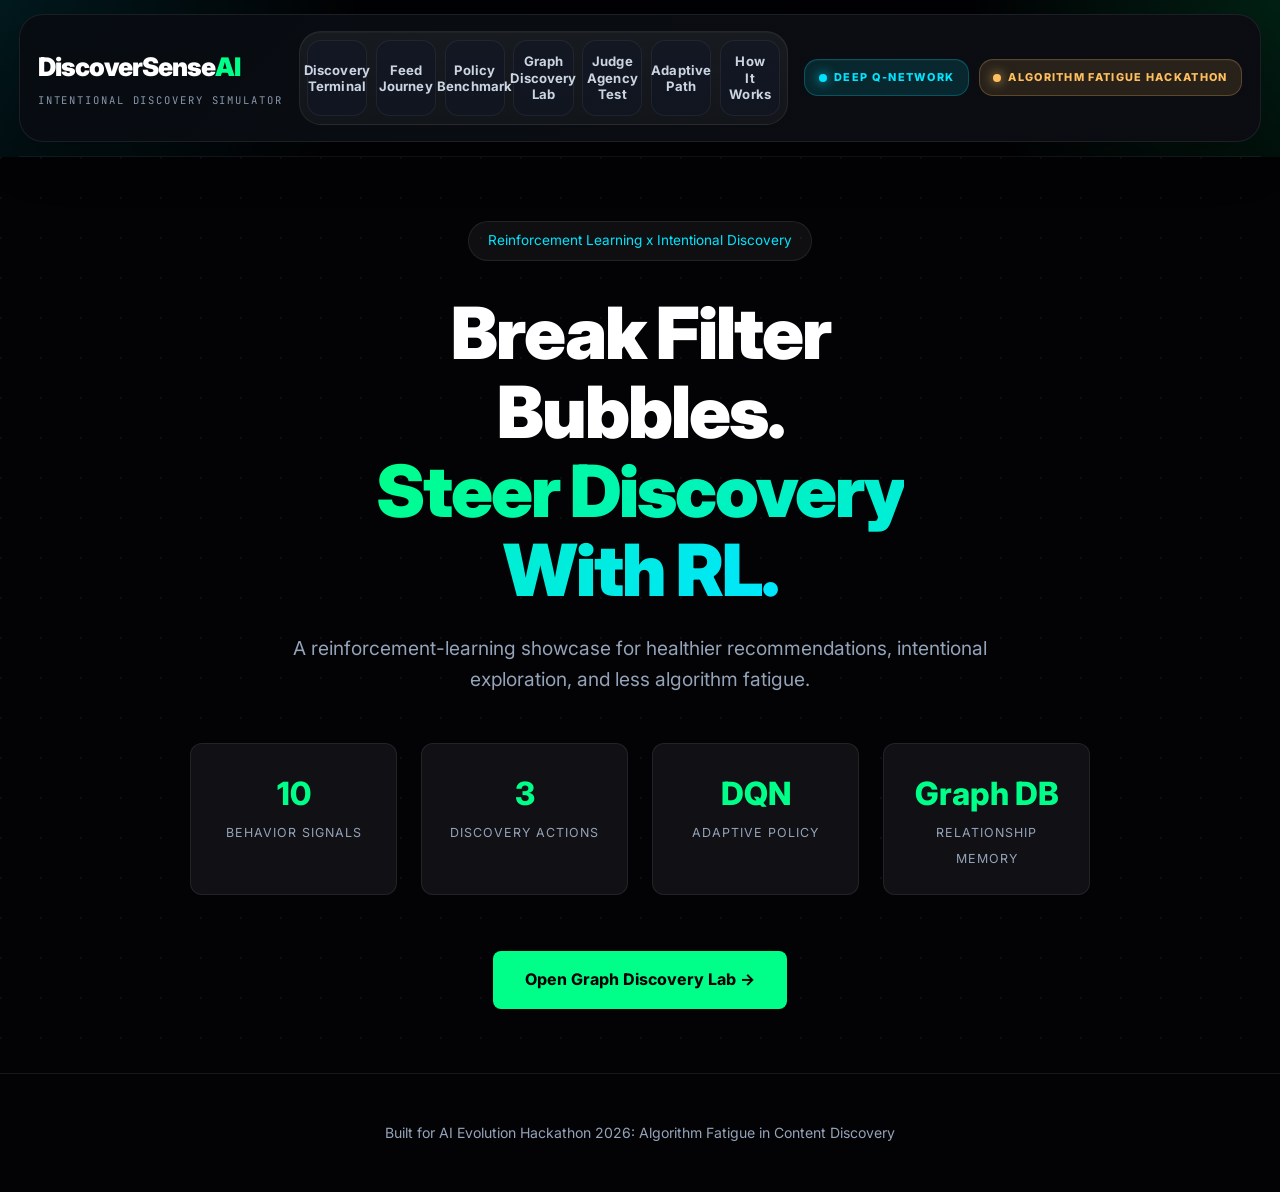
<file: rl_predictor/web/static/index.html>
<!DOCTYPE html>
<html lang="en">
<head>
    <meta charset="UTF-8">
    <meta name="viewport" content="width=device-width, initial-scale=1.0">
    <title>DiscoverSense AI | RL Content Discovery Simulator</title>
    <meta name="description" content="A reinforcement-learning simulation that helps users break repetitive feeds while keeping personalization and control.">
    <link rel="stylesheet" href="style.css?v=2">
    <link rel="preconnect" href="https://fonts.googleapis.com">
    <link rel="preconnect" href="https://fonts.gstatic.com" crossorigin>
    <link href="https://fonts.googleapis.com/css2?family=Inter:wght@300;400;500;600;700;800;900&family=JetBrains+Mono:wght@400;700&display=swap" rel="stylesheet">
    <script src="https://cdn.plot.ly/plotly-latest.min.js"></script>
</head>
<body>

    <nav id="navbar">
        <div class="nav-inner">
            <div class="nav-brand">
                <a href="#" class="logo tab-link active" data-tab="hero">DiscoverSense<span>AI</span></a>
                <span class="nav-brand-tag">Intentional Discovery Simulator</span>
            </div>
            <ul class="nav-links" aria-label="Primary sections">
                <li><a href="#" class="tab-link" data-tab="demo-section">Discovery Terminal</a></li>
                <li><a href="#" class="tab-link" data-tab="journey-section">Feed Journey</a></li>
                <li><a href="#" class="tab-link" data-tab="comparison-section">Policy Benchmark</a></li>
                <li><a href="#" class="tab-link" data-tab="graph-section">Graph Discovery Lab</a></li>
                <li><a href="#" class="tab-link" data-tab="judge-agency-section">Judge Agency Test</a></li>
                <li><a href="#" class="tab-link" data-tab="adaptive-section">Adaptive Path</a></li>
                <li><a href="#" class="tab-link" data-tab="architecture-section">How It Works</a></li>
            </ul>
            <div class="nav-badges">
                <span class="badge cyan">Deep Q-Network</span>
                <span class="badge gold">Algorithm Fatigue Hackathon</span>
            </div>
        </div>
    </nav>

    <main class="tab-container">
        <section id="hero" class="tab-pane active">
            <div class="hero-bg-grid"></div>
            <div class="hero-content">
                <div class="hero-badge">Reinforcement Learning x Intentional Discovery</div>
                <h1>Break Filter Bubbles.<br><span class="gradient-text">Steer Discovery With RL.</span></h1>
                <p class="hero-sub">A reinforcement-learning showcase for healthier recommendations, intentional exploration, and less algorithm fatigue.</p>
                <div class="hero-stats">
                    <div class="stat-card">
                        <span class="stat-num">10</span>
                        <span class="stat-label">Behavior Signals</span>
                    </div>
                    <div class="stat-card">
                        <span class="stat-num">3</span>
                        <span class="stat-label">Discovery Actions</span>
                    </div>
                    <div class="stat-card">
                        <span class="stat-num">DQN</span>
                        <span class="stat-label">Adaptive Policy</span>
                    </div>
                    <div class="stat-card">
                        <span class="stat-num">Graph DB</span>
                        <span class="stat-label">Relationship Memory</span>
                    </div>
                </div>
                <div class="hero-actions">
                    <a href="#" class="cta-btn tab-link" data-tab="graph-section">Open Graph Discovery Lab -></a>
                </div>
            </div>
        </section>

        <section id="demo-section" class="tab-pane">
            <div class="section-header">
                <span class="section-tag">Discovery Terminal</span>
                <h2>Intentional Discovery Simulation</h2>
                <p>Run the RL policy step-by-step and watch how recommendations shift between focus, balance, and diversification.</p>
            </div>

            <div class="live-stats-bar">
                <div class="live-stat">
                    <span class="live-stat-val" id="stat-step">0</span>
                    <span class="live-stat-label">Steps Run</span>
                </div>
                <div class="live-stat accent-green">
                    <span class="live-stat-val" id="stat-acc">-</span>
                    <span class="live-stat-label">Discovery Match</span>
                </div>
                <div class="live-stat accent-cyan">
                    <span class="live-stat-val" id="stat-reward">0.00</span>
                    <span class="live-stat-label">User Value Reward</span>
                </div>
                <div class="live-stat accent-purple">
                    <span class="live-stat-val" id="stat-correct">0</span>
                    <span class="live-stat-label">Aligned Steps</span>
                </div>
                <div class="live-stat">
                    <span class="live-stat-val" id="stat-streak">0</span>
                    <span class="live-stat-label">Current Streak</span>
                </div>
            </div>

            <div class="dashboard-grid">
                <div class="panel glass-card">
                    <div class="panel-title">
                        <span class="panel-icon">&#9679;</span>
                        Discovery Signal Feed
                        <span class="live-dot" id="live-indicator">IDLE</span>
                    </div>
                    <div id="signal-bars" class="signal-bars"></div>
                    <div class="state-vec-box">
                        <span class="state-vec-label">Behavior State Vector</span>
                        <code id="state-vector">[-]</code>
                    </div>
                </div>

                <div class="panel center-col">
                    <div class="glass-card prediction-card">
                        <div class="card-header">
                            <span class="step-pill" id="step-count">STEP 0</span>
                            <span id="confidence-badge" class="conf-badge">- CONF</span>
                        </div>
                        <div id="prediction-display" class="prediction-display neutral">
                            <span id="prediction-text">STANDBY</span>
                        </div>
                        <div class="result-row" id="result-row">
                            <span class="result-tag" id="actual-label">-</span>
                            <span class="result-sep">vs</span>
                            <span class="result-tag predicted" id="predicted-label">-</span>
                            <span class="result-verdict" id="verdict-badge">-</span>
                        </div>
                        <div class="reasoning-box">
                            <div class="brain-icon">&#129504;</div>
                            <div>
                                <h4>Policy Reasoning</h4>
                                <p id="explanation-text">Waiting for discovery data stream...</p>
                                <button class="feedback-btn" onclick="showToast('Preference feedback logged for this simulation.', 'success')">&#128077; Mark Recommendation Helpful</button>
                            </div>
                        </div>
                        <div class="state-vec-box">
                            <span class="state-vec-label">Exploration Level: <strong id="exploration-level-label">Balanced</strong> (<span id="exploration-level-value">50</span>%)</span>
                            <input id="exploration-level" type="range" min="0" max="100" value="50">
                            <small>Lower values keep feed focused. Higher values push diverse discovery.</small>
                        </div>
                        <div class="controls">
                            <button id="step-btn" class="primary-btn pulse-glow">Apply Next Recommendation</button>
                            <button id="auto-btn" class="sec-btn">Auto Run</button>
                            <button id="reset-btn" class="ghost-btn">Reset</button>
                        </div>
                    </div>

                    <div class="glass-card chart-card">
                        <div class="chart-title">
                            Actual Need vs RL Recommendation
                            <span class="chart-legend"><span class="leg-dot white"></span>Actual <span class="leg-dot green"></span>RL Policy</span>
                        </div>
                        <div id="trend-chart" style="height: 220px;"></div>
                    </div>
                </div>

                <div class="panel glass-card">
                    <div class="panel-title">
                        <span class="panel-icon reward-icon">&#9650;</span>
                        Reward Feedback
                    </div>
                    <div class="reward-display">
                        <span class="reward-num" id="reward-pulse">+0.00</span>
                        <span class="reward-label">Step Reward</span>
                    </div>
                    <div class="reward-bar-section">
                        <h4 class="sub-label">Reward Breakdown</h4>
                        <div id="reward-bars"></div>
                    </div>
                    <div class="log-section">
                        <h4 class="sub-label">Decision Log</h4>
                        <div id="log-container" class="log-container"></div>
                    </div>
                </div>
            </div>
        </section>

        <section id="journey-section" class="tab-pane">
            <div class="section-header">
                <span class="section-tag">Feed Journey</span>
                <h2>Same User. Two Very Different Feeds.</h2>
                <p>Watch an engagement-only feed narrow into repetition while the RL-guided feed keeps personalization and reopens meaningful discovery.</p>
            </div>

            <div class="journey-top-grid">
                <div class="glass-card journey-persona-card">
                    <div class="journey-meta-row">
                        <span class="journey-card-tag">Shared Persona</span>
                        <span class="journey-sync-pill">Same user, same starting point</span>
                    </div>
                    <h3 id="journey-persona-name">Maya</h3>
                    <p id="journey-persona-summary">A creative technologist trying to escape repetitive AI productivity content without losing relevance.</p>
                    <div class="journey-persona-grid">
                        <div class="journey-persona-detail">
                            <span>Core Interests</span>
                            <strong id="journey-core-interests">AI Tools, Design Systems, Creative Coding</strong>
                        </div>
                        <div class="journey-persona-detail">
                            <span>Current Fatigue</span>
                            <strong id="journey-fatigue-signal">Too many near-identical AI clips.</strong>
                        </div>
                        <div class="journey-persona-detail full">
                            <span>Session Goal</span>
                            <strong id="journey-persona-intent">Stay personalized while reopening adjacent discovery.</strong>
                        </div>
                    </div>
                </div>

                <div class="glass-card journey-control-card">
                    <div class="journey-control-head">
                        <div>
                            <span class="journey-card-tag">Live Comparison</span>
                            <h3 id="journey-step-indicator">STEP 0 / 12</h3>
                        </div>
                        <span class="journey-sync-pill accent">Judge View</span>
                    </div>
                    <p id="journey-narration" class="journey-narration">Run the journey step-by-step to watch the same user split into two very different feed experiences.</p>
                    <div class="journey-delta-grid">
                        <div class="journey-delta-card">
                            <span>Bubble Risk Gap</span>
                            <strong id="journey-delta-bubble">0.0</strong>
                        </div>
                        <div class="journey-delta-card">
                            <span>Diversity Gap</span>
                            <strong id="journey-delta-diversity">0.0</strong>
                        </div>
                        <div class="journey-delta-card">
                            <span>Repeat Gap</span>
                            <strong id="journey-delta-repeat">0.0</strong>
                        </div>
                        <div class="journey-delta-card">
                            <span>Satisfaction Gap</span>
                            <strong id="journey-delta-satisfaction">0.0</strong>
                        </div>
                    </div>
                    <div class="state-vec-box">
                        <span class="state-vec-label">User Agency Level: <strong id="journey-exploration-label">Balanced</strong> (<span id="journey-exploration-value">55</span>%)</span>
                        <input id="journey-exploration-level" type="range" min="0" max="100" value="55">
                        <small>Higher values let the RL lane push farther into adjacent interests without dropping relevance.</small>
                    </div>
                    <div class="controls">
                        <button id="journey-step-btn" class="primary-btn pulse-glow">Next Feed Step</button>
                        <button id="journey-auto-btn" class="sec-btn">Auto Run</button>
                        <button id="journey-reset-btn" class="ghost-btn">Reset Journey</button>
                    </div>
                </div>
            </div>

            <div class="journey-lanes">
                <div class="glass-card journey-lane baseline">
                    <div class="journey-lane-head">
                        <div>
                            <span class="journey-lane-tag danger">Engagement-Only Feed</span>
                            <h3>What a sticky algorithm keeps serving</h3>
                        </div>
                        <span id="journey-baseline-policy" class="journey-policy-pill">Engagement Maximizer</span>
                    </div>
                    <div class="journey-current-card">
                        <div class="journey-current-meta">
                            <span id="journey-baseline-tag" class="journey-current-tag">Waiting</span>
                        </div>
                        <h4 id="journey-baseline-title">Waiting for first feed step.</h4>
                        <p class="journey-current-byline"><span id="journey-baseline-topic">-</span> by <span id="journey-baseline-creator">-</span></p>
                        <p id="journey-baseline-reason" class="journey-current-reason">The baseline lane will show how engagement-driven ranking narrows the feed over time.</p>
                    </div>
                    <div class="journey-metric-grid">
                        <div class="journey-metric-card">
                            <span>Repeat Rate</span>
                            <strong id="journey-baseline-repeat">0.0%</strong>
                        </div>
                        <div class="journey-metric-card">
                            <span>Topic Diversity</span>
                            <strong id="journey-baseline-diversity">0.0%</strong>
                        </div>
                        <div class="journey-metric-card">
                            <span>Bubble Risk</span>
                            <strong id="journey-baseline-bubble">0.0%</strong>
                        </div>
                        <div class="journey-metric-card">
                            <span>Satisfaction</span>
                            <strong id="journey-baseline-satisfaction">0.0%</strong>
                        </div>
                    </div>
                    <div class="journey-trail-block">
                        <div class="journey-trail-title">Recent Feed Trail</div>
                        <div id="journey-baseline-trail" class="journey-trail-list">
                            <div class="journey-trail-empty">No recommendations yet.</div>
                        </div>
                    </div>
                </div>

                <div class="glass-card journey-lane rl">
                    <div class="journey-lane-head">
                        <div>
                            <span class="journey-lane-tag success">RL Discovery Feed</span>
                            <h3>What intentional discovery feels like</h3>
                        </div>
                        <span id="journey-rl-policy" class="journey-policy-pill success">Stay Balanced</span>
                    </div>
                    <div class="journey-current-card">
                        <div class="journey-current-meta">
                            <span id="journey-rl-tag" class="journey-current-tag success">Waiting</span>
                        </div>
                        <h4 id="journey-rl-title">Waiting for first feed step.</h4>
                        <p class="journey-current-byline"><span id="journey-rl-topic">-</span> by <span id="journey-rl-creator">-</span></p>
                        <p id="journey-rl-reason" class="journey-current-reason">The RL lane will keep the session relevant while reopening adjacent interests.</p>
                    </div>
                    <div class="journey-metric-grid">
                        <div class="journey-metric-card">
                            <span>Repeat Rate</span>
                            <strong id="journey-rl-repeat">0.0%</strong>
                        </div>
                        <div class="journey-metric-card">
                            <span>Topic Diversity</span>
                            <strong id="journey-rl-diversity">0.0%</strong>
                        </div>
                        <div class="journey-metric-card">
                            <span>Bubble Risk</span>
                            <strong id="journey-rl-bubble">0.0%</strong>
                        </div>
                        <div class="journey-metric-card">
                            <span>Satisfaction</span>
                            <strong id="journey-rl-satisfaction">0.0%</strong>
                        </div>
                    </div>
                    <div class="journey-trail-block">
                        <div class="journey-trail-title">Recent Feed Trail</div>
                        <div id="journey-rl-trail" class="journey-trail-list">
                            <div class="journey-trail-empty">No recommendations yet.</div>
                        </div>
                    </div>
                </div>
            </div>
        </section>

        <section id="comparison-section" class="tab-pane">
            <div class="section-header">
                <span class="section-tag">Policy Benchmark</span>
                <h2>RL Discovery Policy vs Engagement-Only Baseline</h2>
                <p>Both policies run on the same 500 simulated steps. RL optimizes long-term user value while baseline over-optimizes short-term engagement.</p>
            </div>

            <div class="compare-launch">
                <button id="run-compare-btn" class="primary-btn pulse-glow">&#9889; Run Discovery Benchmark (500 Steps)</button>
            </div>

            <div id="compare-loading" class="training-status hidden">
                <div class="neural-pulse"><div class="pulse-core">&#9876;</div></div>
                <div class="status-text">
                    <h3>Running Policy Benchmark...</h3>
                    <p>Comparing RL and engagement-only behavior on identical discovery states.</p>
                </div>
            </div>

            <div id="compare-results" class="hidden">
                <div class="comparison-grid">
                    <div class="glass-card compare-card">
                        <div class="compare-card-icon">&#128202;</div>
                        <h3>Engagement-Only Baseline</h3>
                        <div class="big-stat">
                            <span class="big-num red" id="ml-acc-num">0%</span>
                            <span class="big-label">Discovery Match</span>
                        </div>
                        <div class="compare-details">
                            <div class="compare-detail-row"><span>Matched Outcomes</span><span id="ml-correct">0</span></div>
                            <div class="compare-detail-row"><span>User Value Reward</span><span id="ml-reward">0</span></div>
                            <div class="compare-detail-row"><span>Steps Tested</span><span id="ml-steps">0</span></div>
                        </div>
                    </div>

                    <div class="glass-card compare-card vs-card">
                        <div class="vs-badge">VS</div>
                        <div class="gain-display">
                            <span class="gain-num" id="edge-gain-num">+0%</span>
                            <span class="gain-label">Discovery Match Edge</span>
                        </div>
                        <div class="gain-display" style="margin-top: 1.5rem;">
                            <span class="gain-num reward-edge" id="reward-edge-num">+0</span>
                            <span class="gain-label">User Value Reward Edge</span>
                        </div>
                    </div>

                    <div class="glass-card compare-card">
                        <div class="compare-card-icon">&#129504;</div>
                        <h3>RL Discovery Policy</h3>
                        <div class="big-stat">
                            <span class="big-num green" id="dqn-acc-num">0%</span>
                            <span class="big-label">Discovery Match</span>
                        </div>
                        <div class="compare-details">
                            <div class="compare-detail-row"><span>Matched Outcomes</span><span id="dqn-correct">0</span></div>
                            <div class="compare-detail-row"><span>User Value Reward</span><span id="dqn-reward">0</span></div>
                            <div class="compare-detail-row"><span>Steps Tested</span><span id="dqn-steps">0</span></div>
                        </div>
                    </div>
                </div>

                <div class="glass-card chart-card" style="max-width: 1000px; margin: 2rem auto;">
                    <h3>&#128202; Rolling Discovery Match (20-step window)</h3>
                    <p style="color: var(--text-dim); font-size: 0.85rem; margin-bottom: 1rem;">Green = RL Discovery Policy | Red = Engagement-Only Baseline</p>
                    <div id="compare-chart" style="height: 300px;"></div>
                </div>
            </div>
        </section>

        <section id="graph-section" class="tab-pane">
            <div class="section-header">
                <span class="section-tag">Graph Discovery Lab</span>
                <h2>RL + Graph DB Context for Transparent Recommendations</h2>
                <p>This tab simulates a graph database memory layer where recommendations are explained through relationship paths, not just black-box scores.</p>
            </div>

            <div class="graph-kpi-grid">
                <div class="glass-card graph-kpi-card">
                    <span class="graph-kpi-label">Novelty Score</span>
                    <span class="graph-kpi-value" id="graph-kpi-novelty">0.0%</span>
                </div>
                <div class="glass-card graph-kpi-card">
                    <span class="graph-kpi-label">Bubble Risk</span>
                    <span class="graph-kpi-value" id="graph-kpi-bubble">0.0%</span>
                </div>
                <div class="glass-card graph-kpi-card">
                    <span class="graph-kpi-label">Creator Diversity</span>
                    <span class="graph-kpi-value" id="graph-kpi-diversity">0.0%</span>
                </div>
                <div class="glass-card graph-kpi-card">
                    <span class="graph-kpi-label">Repeat Rate</span>
                    <span class="graph-kpi-value" id="graph-kpi-repeat">0.0%</span>
                </div>
                <div class="glass-card graph-kpi-card">
                    <span class="graph-kpi-label">Satisfaction Reward</span>
                    <span class="graph-kpi-value" id="graph-kpi-reward">0.00</span>
                </div>
            </div>

            <div class="graph-main-layout">
                <div class="glass-card graph-network-card">
                    <div class="graph-panel-title">
                        <span>Graph Memory Network</span>
                        <span class="step-pill" id="graph-step-indicator">STEP 0</span>
                    </div>
                    <div id="graph-network-chart" style="height: 420px;"></div>
                </div>

                <div class="graph-side-col">
                    <div class="glass-card graph-controls-card">
                        <div class="graph-panel-title">
                            <span>Simulation Controls</span>
                        </div>
                        <div class="graph-control-row">
                            <label for="graph-mode-select">Mode</label>
                            <select id="graph-mode-select">
                                <option value="hybrid">RL + Graph Context (Recommended)</option>
                                <option value="rl_only">RL Only</option>
                            </select>
                        </div>
                        <div class="graph-control-row">
                            <label for="graph-exploration-level">Exploration Level: <strong id="graph-exploration-label">Balanced</strong> (<span id="graph-exploration-value">50</span>%)</label>
                            <input id="graph-exploration-level" type="range" min="0" max="100" value="50">
                        </div>
                        <div class="controls">
                            <button id="graph-step-btn" class="primary-btn">Run Graph Step</button>
                            <button id="graph-auto-btn" class="sec-btn">Auto Run</button>
                            <button id="graph-reset-btn" class="ghost-btn">Reset Graph Session</button>
                        </div>
                    </div>

                    <div class="glass-card graph-insight-card">
                        <div class="graph-panel-title">
                            <span>Recommendation Path</span>
                        </div>
                        <p id="graph-path-reason">Waiting for first graph-backed recommendation.</p>
                        <ul id="graph-path-list" class="graph-path-list">
                            <li>No traversal yet.</li>
                        </ul>
                        <div class="graph-reco-meta">
                            <div><span>Action</span><strong id="graph-reco-action">-</strong></div>
                            <div><span>Topic</span><strong id="graph-reco-topic">-</strong></div>
                            <div><span>Creator</span><strong id="graph-reco-creator">-</strong></div>
                            <div><span>Content</span><strong id="graph-reco-content">-</strong></div>
                        </div>
                    </div>

                    <div class="glass-card graph-delta-card">
                        <div class="graph-panel-title">
                            <span>Mode Delta (Current vs Other)</span>
                        </div>
                        <div class="graph-delta-row"><span>Bubble Risk Improvement</span><strong id="graph-delta-bubble">0.0</strong></div>
                        <div class="graph-delta-row"><span>Diversity Delta</span><strong id="graph-delta-diversity">0.0</strong></div>
                        <div class="graph-delta-row"><span>Reward Delta</span><strong id="graph-delta-reward">0.00</strong></div>
                    </div>

                    <div class="glass-card graph-log-card">
                        <div class="graph-panel-title">
                            <span>Graph Event Log</span>
                        </div>
                        <div id="graph-log-container" class="graph-log-container"></div>
                    </div>
                </div>
            </div>

            <div class="glass-card graph-outcome-card">
                <div class="graph-panel-title">
                    <span>RL Only vs RL + Graph Context</span>
                </div>
                <div id="graph-outcome-chart" style="height: 280px;"></div>
            </div>

            <div class="graph-note">
                <p><strong>Graph DB Simulation Note:</strong> This demo uses an in-memory graph store with a Neo4j-ready node/edge schema (`User`, `Topic`, `Creator`, `Content`) to keep the showcase fast and deterministic.</p>
            </div>
        </section>

        <section id="judge-agency-section" class="tab-pane">
            <div class="section-header">
                <span class="section-tag">Judge Agency Test</span>
                <h2>One-Click User Control Evaluation Pack</h2>
                <p>Run a fixed scenario matrix and verify that user agency controls measurably change recommendation outcomes.</p>
            </div>

            <div class="judge-agency-wrap">
                <div class="glass-card judge-control-card">
                    <div class="judge-control-grid">
                        <div class="judge-field">
                            <label for="judge-steps">Steps per scenario</label>
                            <input id="judge-steps" type="number" min="5" max="150" value="35">
                        </div>
                        <div class="judge-field">
                            <label for="judge-seed">Seed</label>
                            <input id="judge-seed" type="number" value="2026">
                        </div>
                        <div class="judge-actions">
                            <button id="judge-run-pack" class="primary-btn pulse-glow">Run Judge Pack</button>
                            <button id="judge-export-json" class="sec-btn">Export JSON</button>
                            <button id="judge-export-csv" class="ghost-btn">Export CSV</button>
                        </div>
                    </div>
                    <p id="judge-pack-status" class="judge-pack-status">Ready. Click "Run Judge Pack" to evaluate 6 fixed scenarios.</p>
                </div>

                <div class="judge-summary-grid">
                    <div class="glass-card judge-metric-card"><span>Avg Bubble Risk</span><strong id="judge-summary-bubble">-</strong></div>
                    <div class="glass-card judge-metric-card"><span>Avg Creator Diversity</span><strong id="judge-summary-diversity">-</strong></div>
                    <div class="glass-card judge-metric-card"><span>Avg Repeat Rate</span><strong id="judge-summary-repeat">-</strong></div>
                    <div class="glass-card judge-metric-card"><span>Avg Satisfaction Reward</span><strong id="judge-summary-reward">-</strong></div>
                    <div class="glass-card judge-metric-card"><span>Avg Policy Confidence</span><strong id="judge-summary-confidence">-</strong></div>
                    <div class="glass-card judge-metric-card"><span>Checks Passed</span><strong id="judge-summary-checks">-</strong></div>
                </div>

                <div class="glass-card judge-check-card">
                    <div class="judge-panel-title">Agency Impact Checks</div>
                    <div id="judge-checks" class="judge-check-list">
                        <div class="judge-check-item neutral">Run the judge pack to evaluate agency impact checks.</div>
                    </div>
                </div>

                <div class="glass-card judge-table-card">
                    <div class="judge-panel-title">Scenario Results (6 Fixed Runs)</div>
                    <div class="table-responsive">
                        <table class="judge-table">
                            <thead>
                                <tr>
                                    <th>Scenario</th>
                                    <th>Mode</th>
                                    <th>Exploration</th>
                                    <th>Bubble Risk</th>
                                    <th>Diversity</th>
                                    <th>Repeat Rate</th>
                                    <th>Satisfaction</th>
                                    <th>Confidence</th>
                                    <th>Dominant Action</th>
                                    <th>Delta Reward</th>
                                </tr>
                            </thead>
                            <tbody id="judge-scenario-table-body">
                                <tr><td colspan="10">No run yet.</td></tr>
                            </tbody>
                        </table>
                    </div>
                </div>
            </div>
        </section>

        <section id="adaptive-section" class="tab-pane">
            <div class="section-header">
                <span class="section-tag">Adaptive Discovery Path</span>
                <h2>Working No-API Personalized Reels Path</h2>
                <p>Live local simulation with state -> action -> reward updates. No backend call, no latency, fully judge-ready.</p>
            </div>

            <div class="live-stats-bar">
                <div class="live-stat">
                    <span class="live-stat-val" id="adaptive-bubble">32.0%</span>
                    <span class="live-stat-label">Bubble Risk</span>
                </div>
                <div class="live-stat accent-green">
                    <span class="live-stat-val" id="adaptive-diversity">68.0%</span>
                    <span class="live-stat-label">Creator Diversity</span>
                </div>
                <div class="live-stat accent-cyan">
                    <span class="live-stat-val" id="adaptive-repeat">22.0%</span>
                    <span class="live-stat-label">Repeat Rate</span>
                </div>
                <div class="live-stat accent-purple">
                    <span class="live-stat-val" id="adaptive-satisfaction">0.840</span>
                    <span class="live-stat-label">Satisfaction</span>
                </div>
                <div class="live-stat">
                    <span class="live-stat-val" id="adaptive-fatigue">19.0%</span>
                    <span class="live-stat-label">Fatigue Risk</span>
                </div>
            </div>

            <div class="dashboard-grid" style="grid-template-columns: 280px 1fr 340px;">
                <div class="panel glass-card">
                    <div class="panel-title">
                        <span class="panel-icon">&#9679;</span>
                        Adaptive Settings
                        <span class="live-dot" id="adaptive-indicator">LIVE</span>
                    </div>
                    <div class="judge-field" style="margin-bottom: 1.5rem;">
                        <label for="adaptive-persona" class="state-vec-label">User Persona</label>
                        <select id="adaptive-persona" style="width: 100%; padding: 0.5rem; background: rgba(0,0,0,0.4); border: 1px solid var(--border); color: #fff; border-radius: 4px; font-family: 'Inter', sans-serif;">
                            <option value="maya">Maya - Creative Explorer</option>
                            <option value="arjun">Arjun - Tech Learner</option>
                            <option value="zoe">Zoe - Trend Chaser</option>
                            <option value="liam">Liam - Niche Deep Diver</option>
                            <option value="nina">Nina - Balanced Discoverer</option>
                            <option value="omar">Omar - Curious Generalist</option>
                        </select>
                    </div>
                    <div style="text-align: center; margin-bottom: 1.2rem;">
                        <img src="robot.png" alt="AI Discovery Agent" style="width: 100%; max-width: 240px; border-radius: 12px; border: 1px solid var(--border); box-shadow: 0 6px 20px rgba(0,0,0,0.4); opacity: 0.92;">
                    </div>
                    <div class="state-vec-box">
                        <span class="state-vec-label">Additional Meta</span>
                        <div style="font-size: 0.8rem; margin-top: 0.5rem; color: var(--text-dim);">
                            <div style="margin-bottom: 0.5rem;"><span>Reward Delta vs Baseline:</span> <strong id="adaptive-reward-delta">-</strong></div>
                        </div>
                    </div>
                </div>

                <div class="panel center-col">
                    <div class="glass-card prediction-card">
                        <div class="card-header">
                            <span class="step-pill" id="adaptive-step-indicator">STEP 0 / 15</span>
                            <span id="adaptive-confidence" class="conf-badge">- CONF</span>
                        </div>
                        <!-- ADAPTIVE CARD FEED -->
                        <div id="adaptive-card-feed" class="adaptive-card-feed">
                            <div class="adaptive-feed-empty" id="adaptive-feed-empty" style="flex-direction: column; align-items: center; padding: 2rem 1rem;">
                                <div class="adaptive-feed-empty-icon" style="color: #00e5ff; font-size: 2.5rem; margin-bottom: 0.5rem;">&#10024;</div>
                                <p style="font-weight: 600; font-size: 1.1rem; color: #fff; margin-bottom: 0.4rem;">Up Next: AI-Curated Discovery Queue</p>
                                <p style="font-size: 0.85rem; color: var(--text-dim); max-width: 90%; margin: 0 auto 1.2rem;">Based on your activity, the RL agent has flagged these domains to safely expand your interests without causing fatigue:</p>
                                
                                <div style="display: flex; gap: 0.5rem; justify-content: center; flex-wrap: wrap; margin-bottom: 0.5rem;">
                                    <span style="background: rgba(0, 255, 136, 0.1); border: 1px solid rgba(0, 255, 136, 0.3); color: #00ff88; padding: 0.3rem 0.8rem; border-radius: 20px; font-size: 0.75rem; font-weight: 600;">System Architecture</span>
                                    <span style="background: rgba(192, 132, 252, 0.1); border: 1px solid rgba(192, 132, 252, 0.3); color: #c084fc; padding: 0.3rem 0.8rem; border-radius: 20px; font-size: 0.75rem; font-weight: 600;">Advanced AI Dev</span>
                                    <span style="background: rgba(0, 229, 255, 0.1); border: 1px solid rgba(0, 229, 255, 0.3); color: #00e5ff; padding: 0.3rem 0.8rem; border-radius: 20px; font-size: 0.75rem; font-weight: 600;">Cloud Security</span>
                                </div>
                            </div>
                        </div>
                        <div class="state-vec-box">
                            <span class="state-vec-label">Preserved Memory</span>
                            <p id="adaptive-memory-text" style="font-size: 0.8rem; color: var(--text-dim); margin-top: 0.3rem;">Your memory is preserved and displaying some of the domains and the things we recently saw.</p>
                            <div id="adaptive-memory-tags" style="display: flex; flex-wrap: wrap; gap: 0.4rem; margin-top: 0.6rem;">
                            </div>
                        </div>

                        <p id="adaptive-status" class="judge-pack-status" style="margin-top: 1rem; text-align: center; font-size: 0.75rem; color: var(--text-dim);">Ready. Local model mode active (no API calls).</p>
                    </div>

                    <div class="glass-card adaptive-compare-card">
                        <div class="adaptive-compare-header">
                            <span class="adaptive-compare-title">Preserved Memory History</span>
                            <span class="adaptive-compare-badge">10 entries</span>
                        </div>
                        <div class="adaptive-table-wrap">
                            <table class="adaptive-table" style="font-size: 0.75rem;">
                                <thead>
                                    <tr>
                                        <th>ID</th>
                                        <th>Timestamp</th>
                                        <th>Domain</th>
                                        <th>Reel Topic</th>
                                        <th>Duration (sec)</th>
                                        <th>Watch %</th>
                                        <th>Action</th>
                                        <th>Difficulty</th>
                                        <th>Interest Score</th>
                                    </tr>
                                </thead>
                                <tbody>
                                    <tr><td>1</td><td>2026-04-15 10:12</td><td>Machine Learning</td><td>Neural Networks Basics</td><td>45</td><td>100%</td><td><span style="color:#00ff88; font-weight:600;">Liked</span></td><td>Medium</td><td><strong style="color:var(--primary);">9</strong></td></tr>
                                    <tr><td>2</td><td>2026-04-15 11:05</td><td>Web Development</td><td>React Hooks Explained</td><td>30</td><td>85%</td><td><span style="color:#00e5ff; font-weight:600;">Saved</span></td><td>Easy</td><td><strong style="color:var(--primary);">8</strong></td></tr>
                                    <tr><td>3</td><td>2026-04-15 12:20</td><td>Data Science</td><td>Data Cleaning Tips</td><td>50</td><td>60%</td><td><span style="color:#ff3e3e; font-weight:600;">Skipped</span></td><td>Medium</td><td><strong style="color:var(--text-dim);">5</strong></td></tr>
                                    <tr><td>4</td><td>2026-04-15 14:10</td><td>Cyber Security</td><td>SQL Injection Demo</td><td>40</td><td>100%</td><td><span style="color:#c084fc; font-weight:600;">Shared</span></td><td>Hard</td><td><strong style="color:var(--primary);">9</strong></td></tr>
                                    <tr><td>5</td><td>2026-04-15 16:45</td><td>Machine Learning</td><td>Reinforcement Learning Intro</td><td>60</td><td>95%</td><td><span style="color:#00ff88; font-weight:600;">Liked</span></td><td>Hard</td><td><strong style="color:var(--primary);">10</strong></td></tr>
                                    <tr><td>6</td><td>2026-04-15 18:00</td><td>Finance</td><td>Stock Market Basics</td><td>35</td><td>70%</td><td><span style="color:#00ff88; font-weight:600;">Liked</span></td><td>Easy</td><td><strong style="color:var(--primary);">7</strong></td></tr>
                                    <tr><td>7</td><td>2026-04-15 19:30</td><td>Web Development</td><td>CSS Flexbox in 1 min</td><td>25</td><td>100%</td><td><span style="color:#00e5ff; font-weight:600;">Saved</span></td><td>Easy</td><td><strong style="color:var(--primary);">8</strong></td></tr>
                                    <tr><td>8</td><td>2026-04-15 20:10</td><td>AI Tools</td><td>Using Chatbots Efficiently</td><td>55</td><td>90%</td><td><span style="color:#00ff88; font-weight:600;">Liked</span></td><td>Medium</td><td><strong style="color:var(--primary);">9</strong></td></tr>
                                    <tr><td>9</td><td>2026-04-15 21:00</td><td>Data Science</td><td>Pandas Tricks</td><td>40</td><td>50%</td><td><span style="color:#ff3e3e; font-weight:600;">Skipped</span></td><td>Medium</td><td><strong style="color:var(--text-dim);">4</strong></td></tr>
                                    <tr><td>10</td><td>2026-04-15 22:15</td><td>Cyber Security</td><td>Password Cracking Explained</td><td>45</td><td>80%</td><td><span style="color:#00e5ff; font-weight:600;">Saved</span></td><td>Hard</td><td><strong style="color:var(--primary);">8</strong></td></tr>
                                </tbody>
                            </table>
                        </div>
                    </div>
                </div>

                <div class="panel glass-card">
                    <div class="panel-title">
                        <span class="panel-icon reward-icon" style="color: #00e5ff;">&#9650;</span>
                        Reward Architecture
                    </div>
                    <div class="reward-display">
                        <span class="reward-num pos">+0.814</span>
                        <span class="reward-label">Optimized Step Reward</span>
                    </div>
                    
                    <div class="reward-bar-section" style="margin-top: 1.5rem;">
                        <h4 class="sub-label" style="border-bottom: 1px solid rgba(255,255,255,0.1); padding-bottom: 0.4rem; margin-bottom: 0.8rem;">Calculation Breakdown</h4>
                        <div style="font-size: 0.8rem; color: #dbe4f3; display: flex; flex-direction: column; gap: 0.4rem; font-family: 'JetBrains Mono', monospace; background: rgba(0,0,0,0.2); padding: 0.8rem; border-radius: 8px;">
                            <div style="display:flex; justify-content:space-between;"><span>Relevance:</span> <span style="color:#00e5ff;">+0.420</span></div>
                            <div style="display:flex; justify-content:space-between;"><span>Novelty (Exploration):</span> <span style="color:#c084fc;">+0.180</span></div>
                            <div style="display:flex; justify-content:space-between;"><span>Diversity Penalty:</span> <span style="color:#ff3e3e;">-0.030</span></div>
                            <div style="display:flex; justify-content:space-between;"><span>Fatigue Penalty:</span> <span style="color:#ff3e3e;">-0.080</span></div>
                            <div style="display:flex; justify-content:space-between;"><span>Bubble Risk Reduction:</span> <span style="color:#00ff88;">+0.324</span></div>
                        </div>
                    </div>

                    <div class="reward-bar-section" style="margin-top: 1.5rem;">
                        <h4 class="sub-label" style="border-bottom: 1px solid rgba(255,255,255,0.1); padding-bottom: 0.4rem; margin-bottom: 0.8rem;">Alternative Interventions</h4>
                        <ul style="font-size: 0.8rem; color: var(--text-dim); padding-left: 1.2rem; display: flex; flex-direction: column; gap: 0.5rem; margin-bottom: 0;">
                            <li><strong style="color:#818cf8;">Deepen Interest:</strong> Tech Startup Pitch (Scores zero for novelty)</li>
                            <li><strong style="color:#fb923c;">Break Pattern:</strong> Cooking Tutorial (Too far off-policy)</li>
                        </ul>
                    </div>

                    <div class="log-section" style="margin-top: 1.5rem;">
                        <h4 class="sub-label" style="border-bottom: 1px solid rgba(255,255,255,0.1); padding-bottom: 0.4rem; margin-bottom: 0.8rem;">System Pipeline Logs</h4>
                        <div class="log-container" style="max-height: 180px;">
                            <div class="graph-log-row"><span>SYS</span><strong>User detected locked in repeating creator loop.</strong></div>
                            <div class="graph-log-row"><span>RL</span><strong>Exploration parameter implicitly increased.</strong></div>
                            <div class="graph-log-row"><span>ACT</span><strong>Diversify Feed action dispatched.</strong></div>
                            <div class="graph-log-row"><span>RWD</span><strong>High reward received for varied domain engagement.</strong></div>
                        </div>
                    </div>
                </div>
            </div>
        </section>

        <section id="architecture-section" class="tab-pane">
            <div class="section-header">
                <h2>How the Simulation Works</h2>
                <p>State -> Action -> Reward -> Policy update, tuned for intentional discovery and reduced algorithm fatigue.</p>
            </div>
            <div class="arch-grid">
                <div class="glass-card arch-card">
                    <h3>State Signals (10-D): Exact RL Input Vector</h3>
                    <ul class="feat-list">
                        <li>[0] Novelty Score</li>
                        <li>[1] Repeat Exposure</li>
                        <li>[2] Interest Momentum</li>
                        <li>[3] Creator Diversity</li>
                        <li>[4] Session Fatigue</li>
                        <li>[5] Topic Drift</li>
                        <li>[6] Engagement Depth</li>
                        <li>[7] Serendipity Potential</li>
                        <li>[8] Bubble Risk</li>
                        <li>[9] Cognitive Load</li>
                        <li>Input format: 10-feature float vector (used every step by the RL policy)</li>
                    </ul>
                </div>
                <div class="glass-card arch-card">
                    <h3>Policy Loop + Action IDs</h3>
                    <ul class="feat-list">
                        <li>Action 0 -> Diversify Feed</li>
                        <li>Action 1 -> Stay Balanced</li>
                        <li>Action 2 -> Deepen Interest</li>
                        <li>Exploration level shifts action preference using key signals: state[0], state[6], state[8]</li>
                        <li>Baseline comparator score: 0.4 * state[1] + 0.4 * state[2] + 0.2 * state[0]</li>
                    </ul>
                </div>
                <div class="glass-card arch-card">
                    <h3>Reward Philosophy: Exact Numeric Rules</h3>
                    <ul class="feat-list">
                        <li>If prediction == 1 and actual == 1 -> reward = +0.5</li>
                        <li>If prediction matches actual direction -> +1.0</li>
                        <li>Early intervention bonus (is_early) -> +0.5</li>
                        <li>High confidence bonus (confidence &gt; 0.8) -> +0.5</li>
                        <li>Opposite-direction miss -> -1.0</li>
                        <li>Near miss (balanced vs directional) -> -0.2</li>
                    </ul>
                </div>
                <div class="glass-card arch-card">
                    <h3>Live Metrics Exposed During Simulation</h3>
                    <ul class="feat-list">
                        <li>prediction, prediction_label, confidence</li>
                        <li>actual_trend, actual_label</li>
                        <li>reward, total reward, accuracy, streak</li>
                        <li>reward_breakdown.decision_match (0/1)</li>
                        <li>reward_breakdown.early_diversity_bonus (0/1)</li>
                        <li>reward_breakdown.high_confidence_bonus (0/1)</li>
                        <li>reward_breakdown.mismatch_penalty (0/1)</li>
                        <li>reward_breakdown.total (numeric)</li>
                    </ul>
                </div>
            </div>
        </section>
    </main>

    <footer>
        <p>Built for AI Evolution Hackathon 2026: Algorithm Fatigue in Content Discovery</p>
    </footer>

    <div id="toast-container" class="toast-container"></div>
    <script src="script.js"></script>
</body>
</html>
</file>
<file: static/style.css>
:root {
    --bg: #030305;
    --card-bg: rgba(18, 18, 24, 0.90);
    --primary: #00ff88;
    --secondary: #00e5ff;
    --accent: #ff00ff;
    --text: #ffffff;
    --text-dim: #94a3b8;
    --border: rgba(255, 255, 255, 0.08);
    --nav-bg: rgba(3, 3, 5, 0.85);
    --gradient: linear-gradient(135deg, #00ff88 0%, #00e5ff 100%);
}

* { box-sizing: border-box; margin: 0; padding: 0; }

body {
    background: var(--bg);
    color: var(--text);
    font-family: 'Inter', sans-serif;
    line-height: 1.6;
    overflow-x: hidden;
}

/* ── NAV ── */
nav {
    position: sticky;
    top: 0;
    z-index: 1000;
    background: var(--nav-bg);
    backdrop-filter: blur(12px);
    border-bottom: 1px solid var(--border);
}

.nav-inner {
    max-width: 1400px;
    margin: 0 auto;
    padding: 1.2rem 2rem;
    display: flex;
    justify-content: space-between;
    align-items: center;
}

.logo {
    font-size: 1.6rem;
    font-weight: 900;
    text-decoration: none;
    color: #fff;
    letter-spacing: -1px;
}
.logo span { color: var(--primary); }

.nav-links { display: flex; gap: 2rem; }
.nav-links a {
    color: var(--text-dim);
    text-decoration: none;
    font-weight: 500;
    font-size: 0.95rem;
    transition: all 0.2s;
}
.nav-links a:hover, .nav-links a.active { color: var(--primary); }

.nav-badges { display: flex; gap: 0.5rem; }

.badge {
    padding: 0.2rem 0.6rem;
    border-radius: 4px;
    font-size: 0.7rem;
    font-weight: 700;
}
.badge.blue { background: rgba(0, 229, 255, 0.15); color: var(--secondary); border: 1px solid rgba(0,229,255,0.3); }
.badge.purple { background: rgba(255, 0, 255, 0.15); color: var(--accent); border: 1px solid rgba(255,0,255,0.3); }

/* ── TABS ── */
.tab-pane { display: none; }
.tab-pane.active { display: block; animation: fadeInUp 0.4s ease-out; }
@keyframes fadeInUp {
    from { opacity: 0; transform: translateY(16px); }
    to   { opacity: 1; transform: translateY(0); }
}
.hidden { display: none !important; }

/* ── HERO ── */
section#hero {
    min-height: 80vh;
    display: flex;
    align-items: center;
    justify-content: center;
    text-align: center;
    position: relative;
    padding: 4rem 2rem;
}

.hero-bg-grid {
    position: absolute; top: 0; left: 0; width: 100%; height: 100%;
    background-image: radial-gradient(circle at 1px 1px, rgba(255,255,255,0.045) 1px, transparent 0);
    background-size: 40px 40px;
    z-index: -1;
}

.hero-badge {
    display: inline-block;
    padding: 0.5rem 1.2rem;
    background: rgba(255,255,255,0.05);
    border-radius: 30px;
    font-size: 0.85rem;
    margin-bottom: 2rem;
    color: var(--secondary);
    border: 1px solid var(--border);
}

h1 {
    font-size: 4.5rem;
    font-weight: 900;
    letter-spacing: -2px;
    line-height: 1.1;
    margin-bottom: 1.5rem;
}

.gradient-text {
    background: var(--gradient);
    -webkit-background-clip: text;
    background-clip: text;
    -webkit-text-fill-color: transparent;
}

.hero-sub {
    font-size: 1.2rem;
    color: var(--text-dim);
    max-width: 800px;
    margin: 0 auto 3rem;
}

.hero-stats {
    display: grid;
    grid-template-columns: repeat(4, 1fr);
    gap: 1.5rem;
    max-width: 900px;
    margin: 0 auto 3.5rem;
}

.stat-card {
    background: var(--card-bg);
    border: 1px solid var(--border);
    padding: 1.5rem;
    border-radius: 12px;
}

.stat-num { font-size: 2rem; font-weight: 800; display: block; color: var(--primary); }
.stat-label { font-size: 0.78rem; color: var(--text-dim); text-transform: uppercase; letter-spacing: 1px; }

.hero-actions { display: flex; gap: 1.5rem; justify-content: center; }

.cta-btn {
    padding: 1rem 2rem;
    border-radius: 8px;
    background: var(--primary);
    color: #000;
    font-weight: 750;
    text-decoration: none;
    transition: all 0.3s;
}
.cta-btn:hover { transform: translateY(-2px); box-shadow: 0 0 25px rgba(0,255,136,0.35); }

/* ── SECTION HEADER ── */
.section-header { text-align: center; padding: 3.5rem 2rem 2rem; }
.section-tag { color: var(--primary); text-transform: uppercase; font-size: 0.78rem; font-weight: 700; letter-spacing: 2.5px; }
.section-header h2 { font-size: 2.4rem; margin-top: 0.5rem; }
.section-header p { color: var(--text-dim); margin-top: 0.5rem; max-width: 650px; margin-left: auto; margin-right: auto; }

/* ── GLASS CARD ── */
.glass-card {
    background: var(--card-bg);
    backdrop-filter: blur(16px);
    border: 1px solid var(--border);
    border-radius: 16px;
    padding: 1.5rem;
}

/* ── LIVE STATS BAR ── */
.live-stats-bar {
    display: flex;
    gap: 1rem;
    justify-content: center;
    padding: 0 2rem 1.5rem;
    flex-wrap: wrap;
}

.live-stat {
    background: var(--card-bg);
    border: 1px solid var(--border);
    border-radius: 12px;
    padding: 0.8rem 1.4rem;
    text-align: center;
    min-width: 110px;
}
.live-stat.accent-green { border-color: rgba(0,255,136,0.25); }
.live-stat.accent-cyan  { border-color: rgba(0,229,255,0.25); }
.live-stat.accent-purple { border-color: rgba(255,0,255,0.2); }

.live-stat-val {
    display: block;
    font-size: 1.6rem;
    font-weight: 800;
    font-family: 'JetBrains Mono', monospace;
    color: var(--primary);
    line-height: 1.2;
}
.live-stat.accent-cyan .live-stat-val  { color: var(--secondary); }
.live-stat.accent-purple .live-stat-val { color: var(--accent); }

.live-stat-label {
    font-size: 0.72rem;
    color: var(--text-dim);
    text-transform: uppercase;
    letter-spacing: 1px;
}

/* ── DASHBOARD GRID ── */
.dashboard-grid {
    display: grid;
    grid-template-columns: 280px 1fr 280px;
    gap: 1.5rem;
    padding: 0 2rem 3rem;
    max-width: 1480px;
    margin: 0 auto;
}

/* ── PANEL TITLE ── */
.panel-title {
    display: flex;
    align-items: center;
    gap: 0.5rem;
    font-weight: 700;
    font-size: 0.9rem;
    margin-bottom: 1.2rem;
    text-transform: uppercase;
    letter-spacing: 1px;
    color: var(--text-dim);
}
.panel-icon { color: var(--primary); font-size: 0.7rem; }
.reward-icon { color: #ff3e3e; }

/* ── LIVE INDICATOR DOT ── */
.live-dot {
    margin-left: auto;
    font-size: 0.65rem;
    font-weight: 800;
    letter-spacing: 1px;
    padding: 0.2rem 0.55rem;
    border-radius: 4px;
    background: rgba(255,255,255,0.05);
    color: var(--text-dim);
}
.live-dot.live    { background: rgba(0,255,136,0.15); color: var(--primary); }
.live-dot.connecting { background: rgba(0,229,255,0.15); color: var(--secondary); }
.live-dot.error   { background: rgba(255,62,62,0.15); color: #ff3e3e; }

/* ── SIGNAL BARS ── */
.signal-bars { display: flex; flex-direction: column; gap: 0.6rem; margin-bottom: 1.2rem; }

.signal-row {
    display: grid;
    grid-template-columns: 90px 1fr 50px;
    align-items: center;
    gap: 0.5rem;
    font-size: 0.78rem;
}

.sig-name { color: var(--text-dim); white-space: nowrap; overflow: hidden; text-overflow: ellipsis; }

.sig-track {
    height: 6px;
    background: rgba(255,255,255,0.06);
    border-radius: 3px;
    overflow: hidden;
}

.sig-fill {
    height: 100%;
    border-radius: 3px;
    transition: width 0.4s ease;
}

.sig-val {
    font-family: 'JetBrains Mono', monospace;
    font-size: 0.72rem;
    text-align: right;
    font-weight: 700;
}

/* ── STATE VECTOR ── */
.state-vec-box {
    border-top: 1px solid var(--border);
    padding-top: 0.8rem;
    margin-top: 0.5rem;
}
.state-vec-label {
    font-size: 0.7rem;
    text-transform: uppercase;
    letter-spacing: 1px;
    color: var(--text-dim);
    display: block;
    margin-bottom: 0.3rem;
}
code {
    font-family: 'JetBrains Mono', monospace;
    font-size: 0.62rem;
    color: var(--secondary);
    background: rgba(0,0,0,0.4);
    padding: 0.4rem 0.5rem;
    border-radius: 4px;
    display: block;
    word-break: break-all;
    line-height: 1.5;
}

/* ── CENTER COLUMN ── */
.center-col { display: flex; flex-direction: column; gap: 1.2rem; }

/* ── PREDICTION CARD ── */

.card-header {
    display: flex;
    justify-content: space-between;
    align-items: center;
    margin-bottom: 1rem;
}

.step-pill {
    background: rgba(0,229,255,0.12);
    color: var(--secondary);
    padding: 0.3rem 0.8rem;
    border-radius: 6px;
    font-weight: 700;
    font-size: 0.78rem;
    font-family: 'JetBrains Mono', monospace;
    letter-spacing: 1px;
}

.conf-badge {
    padding: 0.3rem 0.7rem;
    border-radius: 6px;
    font-size: 0.78rem;
    font-weight: 700;
    font-family: 'JetBrains Mono', monospace;
    background: rgba(255,255,255,0.08);
    color: var(--text-dim);
}
.conf-badge.high { background: rgba(0,255,136,0.15); color: var(--primary); }
.conf-badge.mid  { background: rgba(0,229,255,0.15); color: var(--secondary); }
.conf-badge.low  { background: rgba(255,62,62,0.12); color: #ff3e3e; }

/* ── PREDICTION DISPLAY ── */
.prediction-display {
    font-size: 3rem;
    font-weight: 900;
    padding: 2rem;
    border-radius: 14px;
    margin: 1rem 0;
    text-align: center;
    letter-spacing: 4px;
    transition: all 0.35s cubic-bezier(0.175, 0.885, 0.32, 1.275);
}

.prediction-display.up {
    color: var(--primary);
    background: rgba(0,255,136,0.07);
    text-shadow: 0 0 28px rgba(0,255,136,0.4);
    border: 1px solid rgba(0,255,136,0.2);
}
.prediction-display.down {
    color: #ff3e3e;
    background: rgba(255,62,62,0.07);
    text-shadow: 0 0 28px rgba(255,62,62,0.4);
    border: 1px solid rgba(255,62,62,0.2);
}
.prediction-display.neutral {
    color: var(--text-dim);
    background: rgba(255,255,255,0.03);
    border: 1px solid var(--border);
}

/* ── RESULT ROW ── */
.result-row {
    display: flex;
    align-items: center;
    gap: 0.8rem;
    margin-bottom: 1rem;
    font-size: 0.85rem;
}
.result-tag {
    background: rgba(255,255,255,0.06);
    padding: 0.25rem 0.7rem;
    border-radius: 5px;
    font-family: 'JetBrains Mono', monospace;
    font-weight: 700;
    font-size: 0.8rem;
    color: var(--text-dim);
}
.result-tag.predicted { color: var(--secondary); background: rgba(0,229,255,0.1); }
.result-sep { color: var(--text-dim); font-size: 0.75rem; }

.result-verdict {
    margin-left: auto;
    font-size: 0.75rem;
    font-weight: 800;
    letter-spacing: 1px;
    padding: 0.25rem 0.7rem;
    border-radius: 5px;
    font-family: 'JetBrains Mono', monospace;
    background: rgba(255,255,255,0.05);
    color: var(--text-dim);
}
.result-verdict.correct { background: rgba(0,255,136,0.15); color: var(--primary); }
.result-verdict.wrong   { background: rgba(255,62,62,0.15); color: #ff3e3e; }

/* ── REASONING BOX ── */
.reasoning-box {
    display: flex;
    gap: 0.8rem;
    background: rgba(255,255,255,0.025);
    padding: 1rem;
    border-radius: 10px;
    margin-bottom: 1.2rem;
    align-items: flex-start;
}
.brain-icon { font-size: 1.4rem; flex-shrink: 0; }
.reasoning-box h4 { font-size: 0.78rem; color: var(--text-dim); text-transform: uppercase; letter-spacing: 1px; margin-bottom: 0.25rem; }
.reasoning-box p  { font-size: 0.88rem; color: var(--text); line-height: 1.5; }

/* ── CONTROLS ── */
.controls {
    display: flex;
    gap: 0.7rem;
    flex-wrap: wrap;
}

.primary-btn {
    flex: 1;
    background: var(--primary);
    color: #000;
    border: none;
    padding: 0.75rem 1.4rem;
    border-radius: 8px;
    font-weight: 700;
    font-size: 0.9rem;
    cursor: pointer;
    transition: all 0.25s;
    white-space: nowrap;
}
.primary-btn:hover { transform: translateY(-2px); box-shadow: 0 0 20px rgba(0,255,136,0.3); }
.primary-btn:disabled { opacity: 0.5; cursor: not-allowed; transform: none; }

.sec-btn {
    flex: 1;
    padding: 0.75rem 1.2rem;
    border-radius: 8px;
    background: rgba(0,229,255,0.1);
    color: var(--secondary);
    font-weight: 600;
    font-size: 0.9rem;
    border: 1px solid rgba(0,229,255,0.25);
    cursor: pointer;
    transition: all 0.25s;
    white-space: nowrap;
}
.sec-btn:hover { background: rgba(0,229,255,0.18); }
.sec-btn.active { background: rgba(255,62,62,0.15); color: #ff3e3e; border-color: rgba(255,62,62,0.3); }

.ghost-btn {
    padding: 0.75rem 1rem;
    border-radius: 8px;
    background: transparent;
    color: var(--text-dim);
    font-weight: 600;
    font-size: 0.9rem;
    border: 1px solid var(--border);
    cursor: pointer;
    transition: all 0.25s;
}
.ghost-btn:hover { color: #fff; border-color: rgba(255,255,255,0.2); }

.pulse-glow { animation: glowPulse 2s infinite; }
@keyframes glowPulse {
    0%, 100% { box-shadow: 0 0 5px rgba(0,255,136,0.2); }
    50%       { box-shadow: 0 0 18px rgba(0,255,136,0.5); }
}

/* ── CHART CARD ── */
.chart-title {
    display: flex;
    justify-content: space-between;
    align-items: center;
    font-weight: 700;
    font-size: 0.85rem;
    color: var(--text-dim);
    text-transform: uppercase;
    letter-spacing: 1px;
    margin-bottom: 0.8rem;
}
.chart-legend { display: flex; align-items: center; gap: 0.8rem; font-size: 0.75rem; font-weight: 600; }
.leg-dot { display: inline-block; width: 8px; height: 8px; border-radius: 50%; margin-right: 3px; }
.leg-dot.white { background: rgba(255,255,255,0.5); }
.leg-dot.green { background: var(--primary); }

/* ── REWARD DISPLAY ── */
.reward-display {
    text-align: center;
    padding: 1rem 0 1.2rem;
    border-bottom: 1px solid var(--border);
    margin-bottom: 1rem;
}
.reward-num {
    font-size: 2.6rem;
    font-weight: 900;
    font-family: 'JetBrains Mono', monospace;
    color: var(--text-dim);
    display: block;
    transition: color 0.3s;
}
.reward-num.pos { color: var(--primary); }
.reward-num.neg { color: #ff3e3e; }
.reward-label {
    font-size: 0.72rem;
    text-transform: uppercase;
    letter-spacing: 1px;
    color: var(--text-dim);
}

/* ── REWARD BARS ── */
.reward-bar-section { margin-bottom: 1rem; }
.sub-label {
    font-size: 0.7rem;
    text-transform: uppercase;
    letter-spacing: 1.5px;
    color: var(--text-dim);
    font-weight: 700;
    margin-bottom: 0.6rem;
    display: block;
}

.rbar-row {
    display: grid;
    grid-template-columns: 1fr 70px 38px;
    align-items: center;
    gap: 0.4rem;
    margin-bottom: 0.5rem;
    font-size: 0.75rem;
}

.rbar-label { color: var(--text-dim); text-transform: capitalize; }

.rbar-track {
    height: 5px;
    background: rgba(255,255,255,0.06);
    border-radius: 3px;
    overflow: hidden;
}

.rbar-fill {
    height: 100%;
    border-radius: 3px;
    transition: width 0.35s ease;
}
.rbar-fill.pos { background: var(--primary); }
.rbar-fill.neg { background: #ff3e3e; }

.rbar-val {
    font-family: 'JetBrains Mono', monospace;
    font-weight: 700;
    font-size: 0.72rem;
    text-align: right;
}
.rbar-val.pos { color: var(--primary); }
.rbar-val.neg { color: #ff3e3e; }

.no-reward { color: var(--text-dim); font-size: 0.8rem; }

/* ── LOG ── */
.log-container {
    height: 220px;
    overflow-y: auto;
    font-family: 'JetBrains Mono', monospace;
    font-size: 0.7rem;
    color: var(--text-dim);
    scrollbar-width: thin;
    scrollbar-color: rgba(255,255,255,0.1) transparent;
}
.log-container::-webkit-scrollbar { width: 4px; }
.log-container::-webkit-scrollbar-thumb { background: rgba(255,255,255,0.1); border-radius: 2px; }

.log-entry {
    padding: 0.35rem 0;
    border-bottom: 1px solid rgba(255,255,255,0.03);
    line-height: 1.4;
}

.log-ts { color: rgba(255,255,255,0.2); margin-right: 0.3rem; }
.log-tag { font-weight: 700; color: var(--secondary); margin-right: 0.3rem; }

/* ── COMPARISON ── */
.compare-launch { text-align: center; margin-bottom: 2rem; }

.comparison-grid {
    display: grid;
    grid-template-columns: 1fr auto 1fr;
    gap: 2rem;
    max-width: 1100px;
    margin: 0 auto;
    padding: 0 2rem;
    align-items: stretch;
}

.compare-card { text-align: center; }
.compare-card-icon { font-size: 3rem; margin-bottom: 0.5rem; }

.big-stat { margin: 1.5rem 0; }
.big-num { font-size: 3.5rem; font-weight: 900; display: block; font-family: 'JetBrains Mono', monospace; }
.big-num.red   { color: #ff3e3e; }
.big-num.green { color: var(--primary); }
.big-label { font-size: 0.85rem; color: var(--text-dim); text-transform: uppercase; }

.compare-details { margin-top: 1.5rem; }
.compare-detail-row {
    display: flex;
    justify-content: space-between;
    padding: 0.5rem 0;
    border-bottom: 1px solid var(--border);
    font-size: 0.85rem;
}
.compare-detail-row span:last-child { font-family: 'JetBrains Mono', monospace; font-weight: 700; color: var(--secondary); }

.vs-card {
    display: flex;
    flex-direction: column;
    align-items: center;
    justify-content: center;
}
.vs-badge {
    font-size: 2rem;
    font-weight: 900;
    background: var(--gradient);
    -webkit-background-clip: text;
    background-clip: text;
    -webkit-text-fill-color: transparent;
    margin-bottom: 1.5rem;
}
.gain-num {
    font-size: 2.5rem;
    font-weight: 900;
    display: block;
    color: var(--primary);
    font-family: 'JetBrains Mono', monospace;
}
.gain-num.reward-edge { font-size: 1.8rem; color: var(--secondary); }
.gain-label { font-size: 0.75rem; color: var(--text-dim); text-transform: uppercase; }

/* ── LOADING ── */
.training-status { text-align: center; padding: 3rem; }
.neural-pulse { position: relative; width: 80px; height: 80px; margin: 0 auto 1.5rem; }
.pulse-core {
    position: absolute; top: 50%; left: 50%;
    transform: translate(-50%, -50%);
    font-size: 2rem;
    z-index: 2;
}

/* ── ARCHITECTURE ── */
.arch-grid {
    display: grid;
    grid-template-columns: repeat(3, 1fr);
    gap: 1.5rem;
    max-width: 1200px;
    margin: 0 auto;
    padding: 0 2rem 4rem;
}
.feat-list { list-style: none; margin-top: 1rem; }
.feat-list li {
    padding: 0.4rem 0;
    border-bottom: 1px solid var(--border);
    font-size: 0.85rem;
    color: var(--text-dim);
}

/* ── FOOTER ── */
footer {
    text-align: center;
    padding: 3rem;
    border-top: 1px solid var(--border);
    color: var(--text-dim);
    font-size: 0.88rem;
}
</file>
<file: rl showcase/web/static/style.css>
:root {
    --bg: #030305;
    --card-bg: rgba(18, 18, 24, 0.90);
    --primary: #00ff88;
    --secondary: #00e5ff;
    --accent: #ff00ff;
    --text: #ffffff;
    --text-dim: #94a3b8;
    --border: rgba(255, 255, 255, 0.08);
    --nav-bg: rgba(3, 3, 5, 0.85);
    --gradient: linear-gradient(135deg, #00ff88 0%, #00e5ff 100%);
}

* { box-sizing: border-box; margin: 0; padding: 0; }

body {
    background: var(--bg);
    color: var(--text);
    font-family: 'Inter', sans-serif;
    line-height: 1.6;
    overflow-x: hidden;
}

/* ── NAV ── */
nav {
    position: sticky;
    top: 0;
    z-index: 1000;
    padding: 0.9rem 1.2rem 0;
    background:
        radial-gradient(circle at top left, rgba(0, 229, 255, 0.10), transparent 28%),
        radial-gradient(circle at top right, rgba(0, 255, 136, 0.12), transparent 24%),
        var(--nav-bg);
    backdrop-filter: blur(12px);
}

nav::after {
    content: "";
    display: block;
    margin-top: 0.9rem;
    border-bottom: 1px solid rgba(255, 255, 255, 0.06);
}

.nav-inner {
    max-width: 1400px;
    margin: 0 auto;
    padding: 1rem 1.1rem;
    display: grid;
    grid-template-columns: auto minmax(0, 1fr) auto;
    gap: 1rem;
    align-items: center;
    border: 1px solid rgba(255, 255, 255, 0.08);
    border-radius: 24px;
    background:
        linear-gradient(135deg, rgba(8, 12, 18, 0.92), rgba(12, 14, 20, 0.82)),
        rgba(6, 8, 12, 0.88);
    box-shadow: 0 18px 45px rgba(0, 0, 0, 0.28);
}

.nav-brand {
    display: flex;
    flex-direction: column;
    gap: 0.2rem;
    min-width: 0;
}

.logo {
    display: inline-flex;
    align-items: baseline;
    font-size: 1.6rem;
    font-weight: 900;
    text-decoration: none;
    color: #fff;
    letter-spacing: -1px;
}

.logo.active,
.logo:hover {
    color: #fff;
}

.logo span { color: var(--primary); }

.nav-brand-tag {
    font-family: 'JetBrains Mono', monospace;
    font-size: 0.66rem;
    text-transform: uppercase;
    letter-spacing: 0.18em;
    color: rgba(148, 163, 184, 0.92);
}

.nav-links {
    list-style: none;
    display: grid;
    grid-template-columns: repeat(7, minmax(0, 1fr));
    gap: 0.55rem;
    align-items: stretch;
    width: min(100%, 1320px);
    margin-inline: auto;
    padding: 0.45rem;
    border-radius: 22px;
    border: 1px solid rgba(255, 255, 255, 0.07);
    background:
        linear-gradient(180deg, rgba(255, 255, 255, 0.04), rgba(255, 255, 255, 0.02)),
        rgba(255, 255, 255, 0.02);
    box-shadow: inset 0 1px 0 rgba(255, 255, 255, 0.03);
    overflow: hidden;
    position: relative;
    justify-self: center;
}

.nav-links li {
    display: flex;
    min-width: 0;
}

.nav-links a {
    display: inline-flex;
    align-items: center;
    justify-content: center;
    width: 100%;
    min-height: 54px;
    padding: 0.8rem 0.95rem;
    border-radius: 14px;
    border: 1px solid rgba(255, 255, 255, 0.06);
    background: rgba(15, 23, 42, 0.38);
    color: #cbd5e1;
    text-decoration: none;
    font-weight: 700;
    font-size: 0.82rem;
    letter-spacing: 0.01em;
    line-height: 1.25;
    text-align: center;
    transition: transform 0.2s ease, background 0.2s ease, color 0.2s ease, border-color 0.2s ease, box-shadow 0.2s ease;
}

.nav-links a:hover {
    color: #fff;
    background: rgba(0, 229, 255, 0.09);
    border-color: rgba(0, 229, 255, 0.36);
    transform: translateY(-1px);
    box-shadow: 0 8px 18px rgba(0, 229, 255, 0.18);
}

.nav-links a.active {
    color: #02150f;
    background: linear-gradient(135deg, #00ff88 0%, #7cffd1 42%, #00e5ff 100%);
    border-color: rgba(125, 255, 220, 0.72);
    box-shadow: 0 10px 26px rgba(0, 229, 255, 0.24);
}

.nav-badges {
    display: flex;
    gap: 0.6rem;
    flex-wrap: wrap;
    justify-content: flex-end;
}

.badge {
    display: inline-flex;
    align-items: center;
    gap: 0.45rem;
    padding: 0.55rem 0.85rem;
    border-radius: 14px;
    font-size: 0.68rem;
    font-weight: 800;
    letter-spacing: 0.12em;
    text-transform: uppercase;
    white-space: nowrap;
    background: rgba(255, 255, 255, 0.04);
    border: 1px solid rgba(255, 255, 255, 0.08);
    box-shadow: inset 0 1px 0 rgba(255, 255, 255, 0.03);
}

.badge::before {
    content: "";
    width: 0.5rem;
    height: 0.5rem;
    border-radius: 999px;
    background: currentColor;
    box-shadow: 0 0 12px currentColor;
}

.badge.cyan {
    color: var(--secondary);
    background: rgba(0, 229, 255, 0.12);
    border-color: rgba(0, 229, 255, 0.24);
}

.badge.gold {
    color: #ffbf5f;
    background: rgba(255, 191, 95, 0.12);
    border-color: rgba(255, 191, 95, 0.24);
}

@media (max-width: 1240px) {
    .nav-inner {
        grid-template-columns: 1fr;
    }

    .nav-links {
        width: 100%;
        grid-template-columns: repeat(4, minmax(0, 1fr));
        justify-self: stretch;
    }

    .nav-badges {
        justify-content: flex-start;
    }
}

@media (max-width: 760px) {
    nav {
        padding: 0.7rem 0.7rem 0;
    }

    nav::after {
        margin-top: 0.7rem;
    }

    .nav-inner {
        padding: 0.9rem;
        border-radius: 20px;
    }

    .logo {
        font-size: 1.35rem;
    }

    .nav-brand-tag {
        letter-spacing: 0.12em;
        line-height: 1.4;
    }

    .nav-links {
        grid-template-columns: repeat(2, minmax(0, 1fr));
        border-radius: 20px;
    }

    .nav-links a {
        min-height: 48px;
    }

    .nav-badges {
        display: grid;
        grid-template-columns: 1fr;
    }

    .badge {
        justify-content: center;
    }
}

@media (max-width: 520px) {
    .nav-links {
        grid-template-columns: 1fr;
    }
}

/* ── TABS ── */
.tab-pane { display: none; }
.tab-pane.active { display: block; animation: fadeInUp 0.4s ease-out; }
@keyframes fadeInUp {
    from { opacity: 0; transform: translateY(16px); }
    to   { opacity: 1; transform: translateY(0); }
}
.hidden { display: none !important; }

/* ── HERO ── */
section#hero {
    min-height: 80vh;
    display: flex;
    align-items: center;
    justify-content: center;
    text-align: center;
    position: relative;
    padding: 4rem 2rem;
}

.hero-bg-grid {
    position: absolute; top: 0; left: 0; width: 100%; height: 100%;
    background-image: radial-gradient(circle at 1px 1px, rgba(255,255,255,0.045) 1px, transparent 0);
    background-size: 40px 40px;
    z-index: -1;
}

.hero-badge {
    display: inline-block;
    padding: 0.5rem 1.2rem;
    background: rgba(255,255,255,0.05);
    border-radius: 30px;
    font-size: 0.85rem;
    margin-bottom: 2rem;
    color: var(--secondary);
    border: 1px solid var(--border);
}

h1 {
    font-size: 4.5rem;
    font-weight: 900;
    letter-spacing: -2px;
    line-height: 1.1;
    margin-bottom: 1.5rem;
    max-width: 11ch;
    margin-left: auto;
    margin-right: auto;
    text-wrap: balance;
}

.gradient-text {
    background: var(--gradient);
    -webkit-background-clip: text;
    background-clip: text;
    -webkit-text-fill-color: transparent;
}

.hero-sub {
    font-size: 1.2rem;
    color: var(--text-dim);
    max-width: 800px;
    margin: 0 auto 3rem;
}

.hero-stats {
    display: grid;
    grid-template-columns: repeat(4, 1fr);
    gap: 1.5rem;
    max-width: 900px;
    margin: 0 auto 3.5rem;
}

.stat-card {
    background: var(--card-bg);
    border: 1px solid var(--border);
    padding: 1.5rem;
    border-radius: 12px;
}

.stat-num { font-size: 2rem; font-weight: 800; display: block; color: var(--primary); }
.stat-label { font-size: 0.78rem; color: var(--text-dim); text-transform: uppercase; letter-spacing: 1px; }

.hero-actions { display: flex; gap: 1.5rem; justify-content: center; }

.cta-btn {
    padding: 1rem 2rem;
    border-radius: 8px;
    background: var(--primary);
    color: #000;
    font-weight: 750;
    text-decoration: none;
    transition: all 0.3s;
}
.cta-btn:hover { transform: translateY(-2px); box-shadow: 0 0 25px rgba(0,255,136,0.35); }

/* ── SECTION HEADER ── */
.section-header { text-align: center; padding: 3.5rem 2rem 2rem; }
.section-tag { color: var(--primary); text-transform: uppercase; font-size: 0.78rem; font-weight: 700; letter-spacing: 2.5px; }
.section-header h2 { font-size: 2.4rem; margin-top: 0.5rem; }
.section-header p { color: var(--text-dim); margin-top: 0.5rem; max-width: 650px; margin-left: auto; margin-right: auto; }

/* ── GLASS CARD ── */
.glass-card {
    background: var(--card-bg);
    backdrop-filter: blur(16px);
    border: 1px solid var(--border);
    border-radius: 16px;
    padding: 1.5rem;
}

/* ── LIVE STATS BAR ── */
.live-stats-bar {
    display: flex;
    gap: 1rem;
    justify-content: center;
    padding: 0 2rem 1.5rem;
    flex-wrap: wrap;
}

.live-stat {
    background: var(--card-bg);
    border: 1px solid var(--border);
    border-radius: 12px;
    padding: 0.8rem 1.4rem;
    text-align: center;
    min-width: 110px;
}
.live-stat.accent-green { border-color: rgba(0,255,136,0.25); }
.live-stat.accent-cyan  { border-color: rgba(0,229,255,0.25); }
.live-stat.accent-purple { border-color: rgba(255,0,255,0.2); }

.live-stat-val {
    display: block;
    font-size: 1.6rem;
    font-weight: 800;
    font-family: 'JetBrains Mono', monospace;
    color: var(--primary);
    line-height: 1.2;
}
.live-stat.accent-cyan .live-stat-val  { color: var(--secondary); }
.live-stat.accent-purple .live-stat-val { color: var(--accent); }

.live-stat-label {
    font-size: 0.72rem;
    color: var(--text-dim);
    text-transform: uppercase;
    letter-spacing: 1px;
}

/* ── DASHBOARD GRID ── */
.dashboard-grid {
    display: grid;
    grid-template-columns: 280px 1fr 280px;
    gap: 1.5rem;
    padding: 0 2rem 3rem;
    max-width: 1480px;
    margin: 0 auto;
}

/* ── PANEL TITLE ── */
.panel-title {
    display: flex;
    align-items: center;
    gap: 0.5rem;
    font-weight: 700;
    font-size: 0.9rem;
    margin-bottom: 1.2rem;
    text-transform: uppercase;
    letter-spacing: 1px;
    color: var(--text-dim);
}
.panel-icon { color: var(--primary); font-size: 0.7rem; }
.reward-icon { color: #ff3e3e; }

/* ── LIVE INDICATOR DOT ── */
.live-dot {
    margin-left: auto;
    font-size: 0.65rem;
    font-weight: 800;
    letter-spacing: 1px;
    padding: 0.2rem 0.55rem;
    border-radius: 4px;
    background: rgba(255,255,255,0.05);
    color: var(--text-dim);
}
.live-dot.live    { background: rgba(0,255,136,0.15); color: var(--primary); }
.live-dot.connecting { background: rgba(0,229,255,0.15); color: var(--secondary); }
.live-dot.error   { background: rgba(255,62,62,0.15); color: #ff3e3e; }

/* ── SIGNAL BARS ── */
.signal-bars { display: flex; flex-direction: column; gap: 0.6rem; margin-bottom: 1.2rem; }

.signal-row {
    display: grid;
    grid-template-columns: 90px 1fr 50px;
    align-items: center;
    gap: 0.5rem;
    font-size: 0.78rem;
}

.sig-name { color: var(--text-dim); white-space: nowrap; overflow: hidden; text-overflow: ellipsis; }

.sig-track {
    height: 6px;
    background: rgba(255,255,255,0.06);
    border-radius: 3px;
    overflow: hidden;
}

.sig-fill {
    height: 100%;
    border-radius: 3px;
    transition: width 0.4s ease;
}

.sig-val {
    font-family: 'JetBrains Mono', monospace;
    font-size: 0.72rem;
    text-align: right;
    font-weight: 700;
}

/* ── STATE VECTOR ── */
.state-vec-box {
    border-top: 1px solid var(--border);
    padding-top: 0.8rem;
    margin-top: 0.5rem;
}
.state-vec-label {
    font-size: 0.7rem;
    text-transform: uppercase;
    letter-spacing: 1px;
    color: var(--text-dim);
    display: block;
    margin-bottom: 0.3rem;
}
code {
    font-family: 'JetBrains Mono', monospace;
    font-size: 0.62rem;
    color: var(--secondary);
    background: rgba(0,0,0,0.4);
    padding: 0.4rem 0.5rem;
    border-radius: 4px;
    display: block;
    word-break: break-all;
    line-height: 1.5;
}

/* ── CENTER COLUMN ── */
.center-col { display: flex; flex-direction: column; gap: 1.2rem; }

/* ── PREDICTION CARD ── */

.card-header {
    display: flex;
    justify-content: space-between;
    align-items: center;
    margin-bottom: 1rem;
}

.step-pill {
    background: rgba(0,229,255,0.12);
    color: var(--secondary);
    padding: 0.3rem 0.8rem;
    border-radius: 6px;
    font-weight: 700;
    font-size: 0.78rem;
    font-family: 'JetBrains Mono', monospace;
    letter-spacing: 1px;
}

.conf-badge {
    padding: 0.3rem 0.7rem;
    border-radius: 6px;
    font-size: 0.78rem;
    font-weight: 700;
    font-family: 'JetBrains Mono', monospace;
    background: rgba(255,255,255,0.08);
    color: var(--text-dim);
}
.conf-badge.high { background: rgba(0,255,136,0.15); color: var(--primary); }
.conf-badge.mid  { background: rgba(0,229,255,0.15); color: var(--secondary); }
.conf-badge.low  { background: rgba(255,62,62,0.12); color: #ff3e3e; }

/* ── PREDICTION DISPLAY ── */
.prediction-display {
    font-size: 3rem;
    font-weight: 900;
    padding: 2rem;
    border-radius: 14px;
    margin: 1rem 0;
    text-align: center;
    letter-spacing: 4px;
    transition: all 0.35s cubic-bezier(0.175, 0.885, 0.32, 1.275);
}

.prediction-display.up {
    color: var(--primary);
    background: rgba(0,255,136,0.07);
    text-shadow: 0 0 28px rgba(0,255,136,0.4);
    border: 1px solid rgba(0,255,136,0.2);
}
.prediction-display.down {
    color: #ff3e3e;
    background: rgba(255,62,62,0.07);
    text-shadow: 0 0 28px rgba(255,62,62,0.4);
    border: 1px solid rgba(255,62,62,0.2);
}
.prediction-display.neutral {
    color: var(--text-dim);
    background: rgba(255,255,255,0.03);
    border: 1px solid var(--border);
}

/* ── RESULT ROW ── */
.result-row {
    display: flex;
    align-items: center;
    gap: 0.8rem;
    margin-bottom: 1rem;
    font-size: 0.85rem;
}
.result-tag {
    background: rgba(255,255,255,0.06);
    padding: 0.25rem 0.7rem;
    border-radius: 5px;
    font-family: 'JetBrains Mono', monospace;
    font-weight: 700;
    font-size: 0.8rem;
    color: var(--text-dim);
}
.result-tag.predicted { color: var(--secondary); background: rgba(0,229,255,0.1); }
.result-sep { color: var(--text-dim); font-size: 0.75rem; }

.result-verdict {
    margin-left: auto;
    font-size: 0.75rem;
    font-weight: 800;
    letter-spacing: 1px;
    padding: 0.25rem 0.7rem;
    border-radius: 5px;
    font-family: 'JetBrains Mono', monospace;
    background: rgba(255,255,255,0.05);
    color: var(--text-dim);
}
.result-verdict.correct { background: rgba(0,255,136,0.15); color: var(--primary); }
.result-verdict.wrong   { background: rgba(255,62,62,0.15); color: #ff3e3e; }

/* ── REASONING BOX ── */
.reasoning-box {
    display: flex;
    gap: 0.8rem;
    background: rgba(255,255,255,0.025);
    padding: 1rem;
    border-radius: 10px;
    margin-bottom: 1.2rem;
    align-items: flex-start;
}
.brain-icon { font-size: 1.4rem; flex-shrink: 0; }
.reasoning-box h4 { font-size: 0.78rem; color: var(--text-dim); text-transform: uppercase; letter-spacing: 1px; margin-bottom: 0.25rem; }
.reasoning-box p  { font-size: 0.88rem; color: var(--text); line-height: 1.5; }

/* ── CONTROLS ── */
.controls {
    display: flex;
    gap: 0.7rem;
    flex-wrap: wrap;
}

.primary-btn {
    flex: 1;
    background: var(--primary);
    color: #000;
    border: none;
    padding: 0.75rem 1.4rem;
    border-radius: 8px;
    font-weight: 700;
    font-size: 0.9rem;
    cursor: pointer;
    transition: all 0.25s;
    white-space: nowrap;
}
.primary-btn:hover { transform: translateY(-2px); box-shadow: 0 0 20px rgba(0,255,136,0.3); }
.primary-btn:disabled { opacity: 0.5; cursor: not-allowed; transform: none; }

.sec-btn {
    flex: 1;
    padding: 0.75rem 1.2rem;
    border-radius: 8px;
    background: rgba(0,229,255,0.1);
    color: var(--secondary);
    font-weight: 600;
    font-size: 0.9rem;
    border: 1px solid rgba(0,229,255,0.25);
    cursor: pointer;
    transition: all 0.25s;
    white-space: nowrap;
}
.sec-btn:hover { background: rgba(0,229,255,0.18); }
.sec-btn.active { background: rgba(255,62,62,0.15); color: #ff3e3e; border-color: rgba(255,62,62,0.3); }

.ghost-btn {
    padding: 0.75rem 1rem;
    border-radius: 8px;
    background: transparent;
    color: var(--text-dim);
    font-weight: 600;
    font-size: 0.9rem;
    border: 1px solid var(--border);
    cursor: pointer;
    transition: all 0.25s;
}
.ghost-btn:hover { color: #fff; border-color: rgba(255,255,255,0.2); }

.pulse-glow { animation: glowPulse 2s infinite; }
@keyframes glowPulse {
    0%, 100% { box-shadow: 0 0 5px rgba(0,255,136,0.2); }
    50%       { box-shadow: 0 0 18px rgba(0,255,136,0.5); }
}

/* ── CHART CARD ── */
.chart-title {
    display: flex;
    justify-content: space-between;
    align-items: center;
    font-weight: 700;
    font-size: 0.85rem;
    color: var(--text-dim);
    text-transform: uppercase;
    letter-spacing: 1px;
    margin-bottom: 0.8rem;
}
.chart-legend { display: flex; align-items: center; gap: 0.8rem; font-size: 0.75rem; font-weight: 600; }
.leg-dot { display: inline-block; width: 8px; height: 8px; border-radius: 50%; margin-right: 3px; }
.leg-dot.white { background: rgba(255,255,255,0.5); }
.leg-dot.green { background: var(--primary); }

/* ── REWARD DISPLAY ── */
.reward-display {
    text-align: center;
    padding: 1rem 0 1.2rem;
    border-bottom: 1px solid var(--border);
    margin-bottom: 1rem;
}
.reward-num {
    font-size: 2.6rem;
    font-weight: 900;
    font-family: 'JetBrains Mono', monospace;
    color: var(--text-dim);
    display: block;
    transition: color 0.3s;
}
.reward-num.pos { color: var(--primary); }
.reward-num.neg { color: #ff3e3e; }
.reward-label {
    font-size: 0.72rem;
    text-transform: uppercase;
    letter-spacing: 1px;
    color: var(--text-dim);
}

/* ── REWARD BARS ── */
.reward-bar-section { margin-bottom: 1rem; }
.sub-label {
    font-size: 0.7rem;
    text-transform: uppercase;
    letter-spacing: 1.5px;
    color: var(--text-dim);
    font-weight: 700;
    margin-bottom: 0.6rem;
    display: block;
}

.rbar-row {
    display: grid;
    grid-template-columns: 1fr 70px 38px;
    align-items: center;
    gap: 0.4rem;
    margin-bottom: 0.5rem;
    font-size: 0.75rem;
}

.rbar-label { color: var(--text-dim); text-transform: capitalize; }

.rbar-track {
    height: 5px;
    background: rgba(255,255,255,0.06);
    border-radius: 3px;
    overflow: hidden;
}

.rbar-fill {
    height: 100%;
    border-radius: 3px;
    transition: width 0.35s ease;
}
.rbar-fill.pos { background: var(--primary); }
.rbar-fill.neg { background: #ff3e3e; }

.rbar-val {
    font-family: 'JetBrains Mono', monospace;
    font-weight: 700;
    font-size: 0.72rem;
    text-align: right;
}
.rbar-val.pos { color: var(--primary); }
.rbar-val.neg { color: #ff3e3e; }

.no-reward { color: var(--text-dim); font-size: 0.8rem; }

/* ── LOG ── */
.log-container {
    height: 220px;
    overflow-y: auto;
    font-family: 'JetBrains Mono', monospace;
    font-size: 0.7rem;
    color: var(--text-dim);
    scrollbar-width: thin;
    scrollbar-color: rgba(255,255,255,0.1) transparent;
}
.log-container::-webkit-scrollbar { width: 4px; }
.log-container::-webkit-scrollbar-thumb { background: rgba(255,255,255,0.1); border-radius: 2px; }

.log-entry {
    padding: 0.35rem 0;
    border-bottom: 1px solid rgba(255,255,255,0.03);
    line-height: 1.4;
}

.log-ts { color: rgba(255,255,255,0.2); margin-right: 0.3rem; }
.log-tag { font-weight: 700; color: var(--secondary); margin-right: 0.3rem; }

/* ── COMPARISON ── */
.compare-launch { text-align: center; margin-bottom: 2rem; }

.comparison-grid {
    display: grid;
    grid-template-columns: 1fr auto 1fr;
    gap: 2rem;
    max-width: 1100px;
    margin: 0 auto;
    padding: 0 2rem;
    align-items: stretch;
}

.compare-card { text-align: center; }
.compare-card-icon { font-size: 3rem; margin-bottom: 0.5rem; }

.big-stat { margin: 1.5rem 0; }
.big-num { font-size: 3.5rem; font-weight: 900; display: block; font-family: 'JetBrains Mono', monospace; }
.big-num.red   { color: #ff3e3e; }
.big-num.green { color: var(--primary); }
.big-label { font-size: 0.85rem; color: var(--text-dim); text-transform: uppercase; }

.compare-details { margin-top: 1.5rem; }
.compare-detail-row {
    display: flex;
    justify-content: space-between;
    padding: 0.5rem 0;
    border-bottom: 1px solid var(--border);
    font-size: 0.85rem;
}
.compare-detail-row span:last-child { font-family: 'JetBrains Mono', monospace; font-weight: 700; color: var(--secondary); }

.vs-card {
    display: flex;
    flex-direction: column;
    align-items: center;
    justify-content: center;
}
.vs-badge {
    font-size: 2rem;
    font-weight: 900;
    background: var(--gradient);
    -webkit-background-clip: text;
    background-clip: text;
    -webkit-text-fill-color: transparent;
    margin-bottom: 1.5rem;
}
.gain-num {
    font-size: 2.5rem;
    font-weight: 900;
    display: block;
    color: var(--primary);
    font-family: 'JetBrains Mono', monospace;
}
.gain-num.reward-edge { font-size: 1.8rem; color: var(--secondary); }
.gain-label { font-size: 0.75rem; color: var(--text-dim); text-transform: uppercase; }

.journey-top-grid {
    display: grid;
    grid-template-columns: 1.1fr 1fr;
    gap: 1.2rem;
    max-width: 1400px;
    margin: 0 auto 1.2rem;
    padding: 0 2rem;
}

.journey-persona-card,
.journey-control-card,
.journey-lane {
    background:
        linear-gradient(180deg, rgba(255, 255, 255, 0.035), rgba(255, 255, 255, 0.015)),
        var(--card-bg);
}

.journey-meta-row,
.journey-control-head,
.journey-lane-head,
.journey-current-meta {
    display: flex;
    justify-content: space-between;
    align-items: center;
    gap: 0.75rem;
}

.journey-card-tag,
.journey-lane-tag {
    display: inline-flex;
    align-items: center;
    padding: 0.35rem 0.7rem;
    border-radius: 999px;
    font-size: 0.68rem;
    font-weight: 800;
    letter-spacing: 0.12em;
    text-transform: uppercase;
    color: var(--secondary);
    background: rgba(0, 229, 255, 0.12);
    border: 1px solid rgba(0, 229, 255, 0.2);
}

.journey-lane-tag.danger {
    color: #ff8c82;
    background: rgba(255, 99, 71, 0.12);
    border-color: rgba(255, 99, 71, 0.22);
}

.journey-lane-tag.success {
    color: var(--primary);
    background: rgba(0, 255, 136, 0.12);
    border-color: rgba(0, 255, 136, 0.22);
}

.journey-sync-pill,
.journey-policy-pill,
.journey-current-tag {
    display: inline-flex;
    align-items: center;
    justify-content: center;
    min-height: 32px;
    padding: 0.35rem 0.75rem;
    border-radius: 999px;
    font-size: 0.72rem;
    font-weight: 700;
    color: #dbe7f5;
    background: rgba(255, 255, 255, 0.06);
    border: 1px solid rgba(255, 255, 255, 0.08);
}

.journey-sync-pill.accent {
    color: #ffbf5f;
    border-color: rgba(255, 191, 95, 0.22);
    background: rgba(255, 191, 95, 0.12);
}

.journey-policy-pill.success,
.journey-current-tag.success {
    color: #03130c;
    background: linear-gradient(135deg, #00ff88 0%, #83ffd7 100%);
    border-color: rgba(0, 255, 136, 0.28);
}

.journey-current-tag.baseline {
    color: #ffb3a8;
    background: rgba(255, 99, 71, 0.12);
    border-color: rgba(255, 99, 71, 0.18);
}

.journey-persona-card h3,
.journey-control-card h3,
.journey-lane-head h3 {
    margin-top: 1rem;
    margin-bottom: 0.6rem;
    font-size: 1.45rem;
}

.journey-persona-card p,
.journey-narration,
.journey-current-reason {
    color: var(--text-dim);
}

.journey-persona-grid {
    display: grid;
    grid-template-columns: repeat(2, minmax(0, 1fr));
    gap: 0.85rem;
    margin-top: 1.2rem;
}

.journey-persona-detail {
    padding: 0.9rem 1rem;
    border-radius: 14px;
    background: rgba(255, 255, 255, 0.03);
    border: 1px solid rgba(255, 255, 255, 0.05);
}

.journey-persona-detail.full {
    grid-column: 1 / -1;
}

.journey-persona-detail span,
.journey-delta-card span,
.journey-metric-card span,
.journey-trail-step,
.journey-trail-body span {
    display: block;
    font-size: 0.68rem;
    text-transform: uppercase;
    letter-spacing: 0.1em;
    color: var(--text-dim);
}

.journey-persona-detail strong,
.journey-delta-card strong,
.journey-metric-card strong,
.journey-current-card h4,
.journey-trail-body strong {
    display: block;
    margin-top: 0.3rem;
    color: var(--text);
}

.journey-delta-grid,
.journey-metric-grid {
    display: grid;
    grid-template-columns: repeat(4, minmax(0, 1fr));
    gap: 0.8rem;
}

.journey-delta-grid {
    margin: 1rem 0 1.1rem;
}

.journey-delta-card,
.journey-metric-card {
    padding: 0.9rem;
    border-radius: 14px;
    background: rgba(255, 255, 255, 0.03);
    border: 1px solid rgba(255, 255, 255, 0.05);
}

.journey-delta-card strong {
    font-size: 1.15rem;
    font-family: 'JetBrains Mono', monospace;
}

.journey-delta-card strong.good {
    color: var(--primary);
}

.journey-delta-card strong.bad {
    color: #ff7b72;
}

.journey-delta-card strong.neutral {
    color: #dbe7f5;
}

.journey-lanes {
    display: grid;
    grid-template-columns: repeat(2, minmax(0, 1fr));
    gap: 1.2rem;
    max-width: 1400px;
    margin: 0 auto 2.4rem;
    padding: 0 2rem;
}

.journey-lane {
    padding: 1.5rem;
    border-radius: 18px;
}

.journey-lane.baseline {
    border-color: rgba(255, 99, 71, 0.14);
}

.journey-lane.rl {
    border-color: rgba(0, 255, 136, 0.14);
}

.journey-current-card {
    margin: 1rem 0;
    padding: 1.1rem;
    border-radius: 16px;
    background: rgba(255, 255, 255, 0.025);
    border: 1px solid rgba(255, 255, 255, 0.05);
}

.journey-current-card h4 {
    font-size: 1.25rem;
    line-height: 1.3;
}

.journey-current-byline {
    margin-top: 0.4rem;
    color: #d8e0ea;
    font-size: 0.9rem;
}

.journey-current-reason {
    margin-top: 0.8rem;
    line-height: 1.6;
}

.journey-trail-block {
    margin-top: 1rem;
}

.journey-trail-title {
    margin-bottom: 0.7rem;
    font-size: 0.76rem;
    font-weight: 800;
    letter-spacing: 0.12em;
    text-transform: uppercase;
    color: var(--text-dim);
}

.journey-trail-list {
    display: flex;
    flex-direction: column;
    gap: 0.65rem;
}

.journey-trail-item {
    display: grid;
    grid-template-columns: 68px 1fr;
    gap: 0.8rem;
    align-items: start;
    padding: 0.85rem 0.9rem;
    border-radius: 14px;
    background: rgba(255, 255, 255, 0.03);
    border: 1px solid rgba(255, 255, 255, 0.05);
}

.journey-trail-item.baseline {
    border-left: 3px solid rgba(255, 99, 71, 0.48);
}

.journey-trail-item.success {
    border-left: 3px solid rgba(0, 255, 136, 0.5);
}

.journey-trail-body {
    display: flex;
    flex-direction: column;
    gap: 0.25rem;
}

.journey-trail-tag {
    display: inline-flex;
    align-self: flex-start;
    padding: 0.2rem 0.55rem;
    border-radius: 999px;
    font-size: 0.62rem;
    color: var(--secondary);
    background: rgba(0, 229, 255, 0.08);
    border: 1px solid rgba(0, 229, 255, 0.14);
}

.journey-trail-empty {
    padding: 1rem;
    border-radius: 14px;
    color: var(--text-dim);
    background: rgba(255, 255, 255, 0.03);
    border: 1px dashed rgba(255, 255, 255, 0.08);
}

/* ── LOADING ── */
.training-status { text-align: center; padding: 3rem; }
.neural-pulse { position: relative; width: 80px; height: 80px; margin: 0 auto 1.5rem; }
.pulse-core {
    position: absolute; top: 50%; left: 50%;
    transform: translate(-50%, -50%);
    font-size: 2rem;
    z-index: 2;
}

/* ── ARCHITECTURE ── */
.arch-grid {
    display: grid;
    grid-template-columns: repeat(3, 1fr);
    gap: 1.5rem;
    max-width: 1200px;
    margin: 0 auto;
    padding: 0 2rem 4rem;
}
.feat-list { list-style: none; margin-top: 1rem; }
.feat-list li {
    padding: 0.4rem 0;
    border-bottom: 1px solid var(--border);
    font-size: 0.85rem;
    color: var(--text-dim);
}

/* ── FOOTER ── */
footer {
    text-align: center;
    padding: 3rem;
    border-top: 1px solid var(--border);
    color: var(--text-dim);
    font-size: 0.88rem;
}
/* ML Ranking Table */
.ranking-card {
    padding: 0;
    overflow: hidden;
    margin-top: 1rem;
}

.table-responsive {
    overflow-x: auto;
}

.ml-table {
    width: 100%;
    border-collapse: collapse;
    text-align: left;
    font-size: 0.95rem;
}

.ml-table th {
    background: rgba(255, 255, 255, 0.03);
    padding: 1.25rem 1rem;
    color: var(--text-dim);
    font-weight: 600;
    text-transform: uppercase;
    font-size: 0.75rem;
    letter-spacing: 0.05em;
    border-bottom: 1px solid var(--border-color);
}

.ml-table td {
    padding: 1.25rem 1rem;
    border-bottom: 1px solid rgba(255, 255, 255, 0.03);
    vertical-align: middle;
}

.ml-table tr:hover {
    background: rgba(255, 255, 255, 0.02);
}

.coin-name {
    font-weight: 700;
    color: var(--text-main);
    font-size: 1rem;
}

.trend-badge {
    padding: 0.25rem 0.6rem;
    border-radius: 4px;
    font-size: 0.75rem;
    font-weight: 800;
}

.trend-badge.up { background: rgba(0, 255, 136, 0.1); color: #00ff88; border: 1px solid rgba(0, 255, 136, 0.3); }
.trend-badge.down { background: rgba(255, 62, 62, 0.1); color: #ff3e3e; border: 1px solid rgba(255, 62, 62, 0.3); }
.trend-badge.neutral { background: rgba(148, 163, 184, 0.1); color: #94a3b8; border: 1px solid rgba(148, 163, 184, 0.3); }

.conf-bar-container {
    width: 120px;
    height: 12px;
    background: rgba(255, 255, 255, 0.05);
    border-radius: 6px;
    position: relative;
    overflow: hidden;
    margin-top: 5px;
}

.conf-bar {
    height: 100%;
    background: linear-gradient(90deg, #00e5ff, #00ff88);
    border-radius: 6px;
}

.conf-text {
    position: absolute;
    right: 0;
    top: -18px;
    font-size: 0.7rem;
    color: var(--text-dim);
}

.viral-num {
    font-family: 'JetBrains Mono', monospace;
    font-weight: 700;
    color: #00e5ff;
}

.sent-num.pos { color: #00ff88; }
.sent-num.neg { color: #ff3e3e; }

.driver-text {
    font-size: 0.85rem;
    color: var(--text-dim);
    font-style: italic;
}

.ml-note {
    margin-top: 2rem;
    padding: 1.5rem;
    background: rgba(0, 229, 255, 0.03);
    border-left: 4px solid #00e5ff;
    border-radius: 4px;
    color: var(--text-dim);
    font-size: 0.85rem;
}
/* KPI Scorecards */
.kpi-grid {
    display: grid;
    grid-template-columns: repeat(3, 1fr);
    gap: 1.5rem;
    margin-bottom: 2rem;
    padding: 1rem;
}

.kpi-card {
    text-align: center;
    padding: 1.5rem;
    border: 1px solid rgba(255, 255, 255, 0.05);
}

.kpi-label {
    display: block;
    font-size: 0.75rem;
    text-transform: uppercase;
    color: var(--text-dim);
    margin-bottom: 0.5rem;
    letter-spacing: 0.1em;
}

.kpi-value {
    font-size: 2rem;
    font-weight: 800;
    margin-bottom: 0.25rem;
    font-family: 'JetBrains Mono', monospace;
}

.kpi-sub {
    font-size: 0.75rem;
    color: var(--text-dim);
}

.grad-cyan { background: linear-gradient(90deg, #00e5ff, #00ff88); -webkit-background-clip: text; -webkit-text-fill-color: transparent; }
.grad-purple { background: linear-gradient(90deg, #a855f7, #6366f1); -webkit-background-clip: text; -webkit-text-fill-color: transparent; }

/* Dashboard Layout */
.ml-dashboard-layout {
    display: grid;
    grid-template-columns: 280px 1fr;
    gap: 1.5rem;
    padding: 1rem;
}

/* Engine Sidebar */
.engine-sidebar {
    background: rgba(255, 255, 255, 0.02);
    border-radius: 12px;
    padding: 1.5rem;
    border: 1px solid rgba(255, 255, 255, 0.05);
}

.sidebar-header {
    font-size: 0.8rem;
    text-transform: uppercase;
    color: var(--text-dim);
    margin-bottom: 1.25rem;
    padding-bottom: 0.75rem;
    border-bottom: 1px solid rgba(255, 255, 255, 0.05);
}

.engine-status-list {
    display: flex;
    flex-direction: column;
    gap: 1rem;
    margin-bottom: 2rem;
}

.e-item {
    display: flex;
    align-items: center;
    gap: 0.75rem;
    font-size: 0.85rem;
}

.e-dot {
    width: 8px;
    height: 8px;
    border-radius: 50%;
}

.pulse-green { background: #00ff88; box-shadow: 0 0 10px rgba(0, 255, 136, 0.4); animation: pulse 2s infinite; }
.pulse-blue { background: #00e5ff; box-shadow: 0 0 10px rgba(0, 229, 255, 0.4); animation: pulse 2s infinite; }

@keyframes pulse {
    0% { opacity: 1; transform: scale(1); }
    50% { opacity: 0.6; transform: scale(1.2); }
    100% { opacity: 1; transform: scale(1); }
}

.e-name { color: var(--text-main); }

/* Live Alerts */
.live-alerts {
    background: rgba(0, 0, 0, 0.2);
    border-radius: 8px;
    padding: 1rem;
    border: 1px solid rgba(0, 229, 255, 0.1);
}

.alert-head {
    font-size: 0.65rem;
    font-weight: 800;
    color: #00e5ff;
    margin-bottom: 0.75rem;
}

.alert-feed {
    font-size: 0.75rem;
    color: var(--text-dim);
    line-height: 1.4;
}

.alert-p { display: block; margin-bottom: 0.5rem; color: #00ff88; }
/* Header improvements */
.ml-header-flex {
    display: flex;
    justify-content: space-between;
    align-items: center;
    margin-bottom: 0.5rem;
}

.exit-btn {
    padding: 0.5rem 1rem;
    background: rgba(255, 255, 255, 0.05);
    border: 1px solid rgba(255, 255, 255, 0.1);
    border-radius: 6px;
    color: var(--text-dim);
    font-size: 0.8rem;
    text-decoration: none;
    transition: all 0.2s;
}

.exit-btn:hover {
    background: rgba(255, 255, 255, 0.1);
    color: var(--text-main);
    border-color: #00e5ff;
}

/* Full Dashboard Padding */
.full-dashboard .tab-container {
    padding-top: 2rem;
}
/* Alpha-Priority Layout Grid */
.ml-insights-layout {
    display: flex;
    flex-direction: column;
    gap: 1.5rem;
    padding: 1rem;
}

.ml-top-flex {
    display: flex;
    gap: 1.5rem;
    align-items: flex-start;
}

.ml-main-col {
    flex: 1;
    min-width: 0;
}

.ml-side-col {
    width: 360px;
    display: flex;
    flex-direction: column;
    gap: 1.5rem;
    flex-shrink: 0;
}

.intel-grid {
    display: grid;
    grid-template-columns: 1fr 1fr 1fr;
    gap: 1.5rem;
}

.ml-mid-section {
    width: 100%;
}

.ml-bottom-full {
    width: 100%;
}
   /* --- FINAL POLISH: ALPHA PULSE ALERTS --- */
.toast-container {
    position: fixed;
    bottom: 2rem;
    right: 2rem;
    display: flex;
    flex-direction: column;
    gap: 1rem;
    z-index: 10000;
}

.toast {
    background: rgba(13, 17, 23, 0.85);
    backdrop-filter: blur(12px);
    border: 1px solid rgba(0, 229, 255, 0.3);
    border-left: 4px solid var(--accent-cyan);
    padding: 1.25rem;
    border-radius: 8px;
    width: 320px;
    box-shadow: 0 10px 30px rgba(0, 0, 0, 0.5), 0 0 20px rgba(0, 229, 255, 0.1);
    color: var(--text-main);
    display: flex;
    flex-direction: column;
    gap: 0.5rem;
    transform: translateX(120%);
    animation: slide-in 0.4s cubic-bezier(0.175, 0.885, 0.32, 1.275) forwards;
}

.toast.success { border-left-color: var(--accent-green); }
.toast.warning { border-left-color: #ff9f43; }
.toast.error { border-left-color: var(--accent-red); }

.toast-title {
    font-weight: 700;
    font-size: 0.85rem;
    letter-spacing: 0.05em;
    color: var(--accent-cyan);
    text-transform: uppercase;
}

.toast-msg {
    font-size: 0.9rem;
    line-height: 1.4;
    color: var(--text-dim);
}

@keyframes slide-in {
    to { transform: translateX(0); }
}

.toast.fade-out {
    animation: fade-out 0.5s forwards;
}

@keyframes fade-out {
    to { opacity: 0; transform: translateY(-20px); }
}

/* --- SCAN BUTTON --- */
.header-actions {
    display: flex;
    gap: 1rem;
    align-items: center;
}

.scan-btn {
    background: rgba(0, 229, 255, 0.1);
    border: 1px solid var(--accent-cyan);
    color: var(--accent-cyan);
    padding: 0.6rem 1.2rem;
    border-radius: 6px;
    font-family: 'JetBrains Mono', monospace;
    font-weight: 700;
    font-size: 0.85rem;
    cursor: pointer;
    display: flex;
    align-items: center;
    gap: 0.75rem;
    transition: all 0.3s ease;
}

.scan-btn:hover {
    background: var(--accent-cyan);
    color: #0d1117;
    box-shadow: 0 0 20px rgba(0, 229, 255, 0.4);
}

.scan-dot {
    width: 8px;
    height: 8px;
    background: var(--accent-cyan);
    border-radius: 50%;
    box-shadow: 0 0 10px var(--accent-cyan);
}

.scan-btn:hover .scan-dot {
    background: #0d1117;
    box-shadow: none;
}

/* --- FEEDBACK BUTTON --- */
.feedback-btn {
    background: rgba(255,255,255,0.05);
    border: 1px solid rgba(255,255,255,0.1);
    color: var(--text-dim);
    padding: 0.4rem 0.8rem;
    border-radius: 4px;
    font-size: 0.75rem;
    cursor: pointer;
    margin-top: 0.75rem;
    transition: all 0.2s;
}

.branding-subtext {
    font-size: 0.75rem;
    color: var(--accent-cyan);
    font-weight: 800;
    opacity: 1;
    margin-top: 0.4rem;
    font-family: 'JetBrains Mono', monospace;
    letter-spacing: 0.08em;
    text-transform: uppercase;
    text-shadow: 0 0 10px rgba(0, 229, 255, 0.3);
}

/* --- CHAOS LAB STYLES --- */
.chaos-grid {
    display: grid;
    grid-template-columns: 1fr 1fr 1.2fr;
    gap: 1.5rem;
    margin-bottom: 2rem;
}

.chaos-card {
    display: flex;
    flex-direction: column;
    align-items: center;
    padding: 2rem;
    text-align: center;
}

.chaos-buttons {
    display: flex;
    flex-direction: column;
    gap: 1rem;
    width: 100%;
    margin-top: 1.5rem;
}

.chaos-btn {
    padding: 1rem;
    border: 1px solid rgba(255, 255, 255, 0.1);
    background: rgba(255, 255, 255, 0.05);
    color: var(--text-main);
    border-radius: 8px;
    font-weight: 700;
    cursor: pointer;
    transition: all 0.3s;
    text-transform: uppercase;
    font-family: 'JetBrains Mono', monospace;
}

.chaos-btn.danger:hover {
    background: rgba(255, 23, 68, 0.15);
    border-color: #ff1744;
    color: #ff1744;
    box-shadow: 0 0 15px rgba(255, 23, 68, 0.3);
}

.chaos-btn.warning:hover {
    background: rgba(255, 214, 0, 0.1);
    border-color: #ffd600;
    color: #ffd600;
}

.chaos-btn.alert:hover {
    background: rgba(255, 87, 34, 0.1);
    border-color: #ff5722;
    color: #ff5722;
}

/* Stability Gauge */
.gauge-container {
    position: relative;
    width: 150px;
    height: 150px;
    margin: 1.5rem 0;
}

.svg-gauge {
    transform: rotate(-90deg);
}

.gauge-bg {
    fill: none;
    stroke: rgba(255, 255, 255, 0.05);
    stroke-width: 8;
}

.gauge-value {
    fill: none;
    stroke: var(--accent-green);
    stroke-width: 8;
    stroke-linecap: round;
    stroke-dasharray: 283;
    stroke-dashoffset: 0;
    transition: stroke-dashoffset 0.8s ease, stroke 0.8s ease;
}

.gauge-text {
    position: absolute;
    top: 50%;
    left: 50%;
    transform: translate(-50%, -50%);
    display: flex;
    flex-direction: column;
    align-items: center;
}

#stability-percent {
    font-size: 1.8rem;
    font-weight: 800;
    color: var(--text-main);
}

.gauge-label {
    font-size: 0.7rem;
    font-weight: 700;
    letter-spacing: 0.1em;
    color: var(--accent-green);
}

/* Chaos Active State */
body.chaos-active {
    --accent-green: #ff1744;
    --accent-cyan: #ff5252;
    --card-border: rgba(255, 23, 68, 0.3);
}

body.chaos-active .glass-card {
    box-shadow: 0 8px 32px rgba(255, 23, 68, 0.1);
}

.chaos-overlay {
    position: fixed;
    top: 0;
    left: 0;
    width: 100%;
    height: 100%;
    background: repeating-linear-gradient(
        0deg,
        rgba(0, 0, 0, 0.1),
        rgba(0, 0, 0, 0.1) 1px,
        transparent 1px,
        transparent 2px
    );
    pointer-events: none;
    z-index: 9999;
    opacity: 0;
    transition: opacity 0.5s;
}

body.chaos-active .chaos-overlay {
    opacity: 1;
    animation: glitch-flicker 0.2s infinite;
}

@keyframes glitch-flicker {
    0% { opacity: 0.1; }
    50% { opacity: 0.15; }
    100% { opacity: 0.1; }
}

.sidebar-intel {
    max-height: 450px;
}

.intel-card {
    padding: 1.25rem;
    border: 1px solid rgba(255, 255, 255, 0.05);
    background: rgba(255, 255, 255, 0.01);
}

.intel-title {
    font-size: 0.85rem;
    text-transform: uppercase;
    color: #00e5ff;
    letter-spacing: 0.05em;
    margin-bottom: 0.25rem;
}

.intel-desc {
    font-size: 0.75rem;
    color: var(--text-dim);
    margin-bottom: 1rem;
}

/* Keyword Cloud */
.keyword-cloud {
    display: flex;
    flex-wrap: wrap;
    gap: 0.5rem;
    justify-content: center;
    padding: 0.5rem;
}

.word-pill {
    padding: 0.35rem 0.75rem;
    background: rgba(0, 229, 255, 0.1);
    border: 1px solid rgba(0, 229, 255, 0.2);
    border-radius: 20px;
    font-size: 0.75rem;
    color: #00e5ff;
    transition: all 0.2s;
}

.word-pill:hover {
    background: rgba(0, 229, 255, 0.2);
    transform: translateY(-2px);
}

.word-pill.high-hype {
    background: rgba(255, 62, 62, 0.1);
    border-color: rgba(255, 62, 62, 0.2);
    color: #ff3e3e;
}
/* High-density Sidebar Components */
.viz-card {
    padding: 1rem;
    display: flex;
    flex-direction: column;
}

.viz-card {
    padding: 1rem;
    display: flex;
    flex-direction: column;
}

.viz-header {
    display: flex;
    justify-content: space-between;
    align-items: center;
    margin-bottom: 1rem;
    padding-bottom: 0.5rem;
    border-bottom: 1px solid rgba(255, 255, 255, 0.05);
}

.viz-title {
    font-size: 0.9rem;
    font-weight: 700;
    color: #00e5ff;
    text-transform: uppercase;
    letter-spacing: 0.05em;
}

.viz-desc {
    font-size: 0.75rem;
    color: var(--text-dim);
}

/* Sidebar Feed */
.sidebar-feed {
    display: flex;
    flex-direction: column;
    background: rgba(0, 0, 0, 0.3);
    max-height: 700px;
}

.feed-header {
    padding: 1.25rem;
    border-bottom: 1px solid rgba(255, 255, 255, 0.1);
    display: flex;
    justify-content: space-between;
    align-items: center;
}

.feed-title {
    font-size: 0.85rem;
    font-weight: 800;
    color: var(--text-main);
    text-transform: uppercase;
}

.live-tag {
    font-size: 0.65rem;
    color: #ff3e3e;
    font-weight: 900;
    display: flex;
    align-items: center;
    gap: 0.4rem;
}

.live-blink {
    width: 6px;
    height: 6px;
    background: #ff3e3e;
    border-radius: 50%;
    animation: blink 1s infinite;
}

.signal-list {
    flex: 1;
    overflow-y: auto;
    padding: 1rem;
    display: flex;
    flex-direction: column;
    gap: 0.75rem;
    font-family: 'Inter', sans-serif;
}

.feed-item {
    background: rgba(255, 255, 255, 0.03);
    border-left: 2px solid #00e5ff;
    padding: 0.75rem;
    font-size: 0.75rem;
    line-height: 1.4;
    border-radius: 0 4px 4px 0;
    transition: all 0.2s;
}

.feed-item:hover {
    background: rgba(255, 255, 255, 0.06);
}

.feed-text {
    color: var(--text-main);
    display: block;
    margin-bottom: 0.5rem;
    font-weight: 400;
}

.feed-meta {
    font-size: 0.65rem;
    color: var(--text-dim);
    display: flex;
    justify-content: space-between;
    font-family: 'JetBrains Mono', monospace;
}

.feed-sent.pos { color: #00ff88; }
.feed-sent.neg { color: #ff3e3e; }

/* ── NEURAL BATTLEGROUND: THE HYPEBOT SHOWDOWN ──────────────────────── */

.battlefield-container {
    display: grid;
    grid-template-columns: 320px 1fr;
    gap: 1.5rem;
    margin-bottom: 1.5rem;
}

/* HypeBot Hub */
.hypebot-hub {
    display: flex;
    flex-direction: column;
    align-items: center;
    padding: 1.5rem;
    position: relative;
    background: rgba(10, 11, 14, 0.82);
    overflow: visible;
}

.hypebot-container {
    position: relative;
    width: 200px;
    height: 200px;
    margin-bottom: 1rem;
}

.hypebot-avatar {
    width: 100%;
    height: 100%;
    object-fit: contain;
    filter: drop-shadow(0 0 20px rgba(0, 229, 255, 0.3));
    animation: float-bot 4s ease-in-out infinite;
}

@keyframes float-bot {
    0%, 100% { transform: translateY(0) rotate(0deg); }
    50% { transform: translateY(-15px) rotate(2deg); }
}

.hypebot-shield {
    position: absolute;
    top: 50%;
    left: 50%;
    width: 260px;
    height: 260px;
    transform: translate(-50%, -50%) scale(0);
    border: 3px solid rgba(255, 23, 68, 0.4);
    border-radius: 50%;
    box-shadow: inset 0 0 50px rgba(255, 23, 68, 0.2), 0 0 30px rgba(255, 23, 68, 0.3);
    pointer-events: none;
    transition: transform 0.6s cubic-bezier(0.175, 0.885, 0.32, 1.275), opacity 0.4s;
    opacity: 0;
    z-index: 5;
}

body.chaos-active .hypebot-shield {
    transform: translate(-50%, -50%) scale(1);
    opacity: 1;
}

/* Thought Bubble */
.thought-bubble {
    position: absolute;
    bottom: 50px;
    right: -100px;
    width: 180px;
    background: rgba(13, 14, 18, 0.95);
    border: 1px solid var(--accent-cyan);
    padding: 0.75rem;
    border-radius: 12px;
    font-size: 0.72rem;
    color: var(--text-main);
    box-shadow: 0 10px 30px rgba(0,0,0,0.6);
    pointer-events: none;
    z-index: 100;
    opacity: 0;
    transform: translateY(10px);
    transition: all 0.4s;
    font-family: 'JetBrains Mono', monospace;
    border-left: 3px solid var(--accent-cyan);
}

.hypebot-hub:hover .thought-bubble,
.thought-bubble.active {
    opacity: 1;
    transform: translateY(0);
}

.hypebot-stats {
    width: 100%;
    display: grid;
    grid-template-columns: 1fr 1fr;
    gap: 0.75rem;
    margin-top: 1rem;
}

.hb-stat {
    background: rgba(255,255,255,0.03);
    padding: 0.75rem;
    border-radius: 8px;
    text-align: center;
    border: 1px solid rgba(255,255,255,0.05);
}

.hb-label { font-size: 0.55rem; color: var(--text-dim); display: block; margin-bottom: 0.2rem; text-transform: uppercase; letter-spacing: 0.05em; }
.hb-val { font-size: 0.95rem; font-weight: 800; font-family: 'JetBrains Mono', monospace; }

/* Dual Terminal Grid */
.dual-terminal-grid {
    display: grid;
    grid-template-columns: 1fr 1fr;
    gap: 1.5rem;
}

.terminal-model {
    display: flex;
    flex-direction: column;
    padding: 0;
    overflow: hidden;
    height: 400px;
    border: 1px solid rgba(255,255,255,0.05);
    background: rgba(0,0,0,0.2);
}

.model-header {
    background: rgba(255,255,255,0.03);
    padding: 0.75rem 1.25rem;
    display: flex;
    justify-content: space-between;
    align-items: center;
    border-bottom: 1px solid rgba(255,255,255,0.05);
}

.model-name { font-weight: 800; font-size: 0.75rem; letter-spacing: 0.1em; color: var(--text-main); }
.model-type { font-size: 0.6rem; color: var(--text-dim); text-transform: uppercase; }

.terminal-stats {
    display: grid;
    grid-template-columns: 1fr 1fr;
    padding: 1rem;
    background: rgba(0,0,0,0.3);
    border-bottom: 1px solid rgba(255,255,255,0.03);
}

.t-stat { text-align: center; }
.t-stat span { display: block; font-family: 'JetBrains Mono', monospace; font-size: 1.25rem; font-weight: 800; color: var(--accent-green); }
.t-stat label { font-size: 0.55rem; color: var(--text-dim); text-transform: uppercase; letter-spacing: 0.05em; }

.terminal-body {
    flex: 1;
    padding: 1rem;
    font-family: 'JetBrains Mono', monospace;
    font-size: 0.68rem;
    overflow-y: auto;
    background: rgba(0,0,0,0.1);
    color: var(--text-dim);
}

.terminal-msg { margin-bottom: 0.4rem; line-height: 1.3; }
.terminal-msg.err { color: #ff1744; }
.terminal-msg.suc { color: #00ff88; }
.terminal-msg.sys { color: #5c6bc0; }

.ml-baseline { opacity: 0.6; filter: grayscale(0.5); transition: all 0.5s; }
.rl-agent.active { border-top: 2px solid var(--accent-cyan); box-shadow: 0 0 30px rgba(0, 229, 255, 0.05); opacity: 1; filter: none; }

/* Battle Deck Controls */
.battle-deck {
    margin: 1.5rem 0;
    padding: 1.5rem !important;
}

.deck-controls {
    display: grid;
    grid-template-columns: 1fr 1fr;
    gap: 3rem;
    align-items: center;
}

.deck-label {
    display: block;
    font-size: 0.65rem;
    font-weight: 800;
    color: var(--text-dim);
    margin-bottom: 1rem;
    letter-spacing: 0.2rem;
    text-transform: uppercase;
}

.chaos-arsenal { display: flex; flex-direction: column; }
.chaos-arsenal .chaos-btn { margin-bottom: 0.5rem; width: 100%; text-align: center; }

.stance-slider-container {
    display: flex;
    align-items: center;
    gap: 1.2rem;
}

.stance-mark { font-size: 0.6rem; font-weight: 800; color: var(--text-dim); letter-spacing: 0.05em; }

input[type="range"]#stance-slider {
    flex: 1;
    -webkit-appearance: none;
    appearance: none;
    background: rgba(255,255,255,0.08);
    height: 4px;
    border-radius: 2px;
    outline: none;
}

input[type="range"]#stance-slider::-webkit-slider-thumb {
    -webkit-appearance: none;
    width: 22px;
    height: 22px;
    background: var(--accent-cyan);
    border-radius: 50%;
    cursor: pointer;
    box-shadow: 0 0 15px var(--accent-cyan), 0 0 5px #fff;
    border: 3px solid var(--bg-main);
}

/* Chaos Intensity Filters */
body.chaos-active {
    animation: battle-vibrate 0.15s infinite;
}

@keyframes battle-vibrate {
    0% { transform: translate(0.5px, 0.5px) rotate(0deg); }
    33% { transform: translate(-0.5px, -0.5px) rotate(0.1deg); }
    66% { transform: translate(-0.5px, 0.5px) rotate(-0.1deg); }
    100% { transform: translate(0.5px, -0.5px) rotate(0deg); }
}

.glow-green { color: #00ff88; text-shadow: 0 0 10px rgba(0, 255, 136, 0.4); }
.glow-red { color: #ff1744; text-shadow: 0 0 10px rgba(255, 23, 68, 0.4); }
.glow-cyan { color: #00e5ff; text-shadow: 0 0 10px rgba(0, 229, 255, 0.4); }

/* ── HYPEBOT MISSION CONTROL: THE MASTER SHOWCASE ───────────────────── */

.command-center-layout {
    display: flex;
    flex-direction: column;
    gap: 1.5rem;
    padding: 1rem;
    background: radial-gradient(circle at 50% 50%, rgba(0, 229, 255, 0.05) 0%, transparent 70%);
}

.hud-header {
    display: flex;
    justify-content: space-between;
    align-items: center;
    padding: 0.75rem 1.5rem;
    background: rgba(0, 20, 30, 0.6);
    border-bottom: 2px solid var(--accent-cyan);
    font-family: 'JetBrains Mono', monospace;
    margin-bottom: 1rem;
}

.hud-tag { font-size: 0.7rem; color: var(--accent-cyan); font-weight: 800; }
.hud-title { font-weight: 800; letter-spacing: 0.3em; font-size: 0.9rem; }
.hud-system-time { font-size: 0.8rem; color: var(--text-dim); }

/* Holographic Metrics (Top) */
.holographic-metrics {
    display: grid;
    grid-template-columns: 1fr 1fr 1fr;
    gap: 1rem;
}

.holo-card {
    background: rgba(255,255,255,0.02);
    border: 1px solid rgba(255,255,255,0.05);
    padding: 1rem;
    text-align: center;
    border-radius: 4px;
    position: relative;
    overflow: hidden;
    backdrop-filter: blur(5px);
}

.holo-card::before {
    content: '';
    position: absolute;
    top: 0; left: 0; width: 100%; height: 2px;
    background: linear-gradient(90deg, transparent, var(--accent-cyan), transparent);
}

.holo-card.delta { border: 1px solid rgba(0, 229, 255, 0.2); background: rgba(0, 229, 255, 0.03); }
.holo-card label { display: block; font-size: 0.55rem; color: var(--text-dim); margin-bottom: 0.5rem; letter-spacing: 0.1em; }
.holo-card span { font-size: 1.5rem; font-weight: 800; font-family: 'JetBrains Mono', monospace; }

/* HypeBot Core (Center) */
.hypebot-core-container {
    position: relative;
    height: 380px;
    display: flex;
    flex-direction: column;
    align-items: center;
    justify-content: center;
}

.neural-network-bg {
    position: absolute;
    top: 0; left: 0; width: 100%; height: 100%;
    z-index: 1;
    pointer-events: none;
    opacity: 0.4;
}

#neural-threads { width: 100%; height: 100%; }

.bot-platform {
    position: relative;
    z-index: 2;
    width: 280px;
    height: 280px;
    display: flex;
    flex-direction: column;
    align-items: center;
    justify-content: center;
}

.bot-commander {
    width: 180px;
    height: 180px;
    object-fit: contain;
    filter: drop-shadow(0 0 30px rgba(0, 229, 255, 0.4));
    animation: float-commander 4s ease-in-out infinite;
}

@keyframes float-commander {
    0%, 100% { transform: translateY(0) scale(1.0); }
    50% { transform: translateY(-20px) scale(1.05); }
}

.bot-aura {
    position: absolute;
    width: 240px;
    height: 240px;
    border-radius: 50%;
    background: radial-gradient(circle, rgba(0, 229, 255, 0.1) 0%, transparent 70%);
    animation: aura-pulse 3s ease-in-out infinite;
}

@keyframes aura-pulse {
    0%, 100% { transform: scale(0.9); opacity: 0.3; }
    50% { transform: scale(1.2); opacity: 0.6; }
}

/* Mission Narration */
.mission-narration {
    position: absolute;
    bottom: -40px;
    background: rgba(0,0,0,0.8);
    border: 1px solid var(--accent-cyan);
    padding: 0.75rem 1.5rem;
    border-radius: 12px;
    width: 320px;
    text-align: center;
    font-family: 'JetBrains Mono', monospace;
    font-size: 0.75rem;
    box-shadow: 0 0 30px rgba(0,0,0,0.8);
    color: #fff;
    border-left: 4px solid var(--accent-cyan);
}

.typewriter {
    border-right: 2px solid var(--accent-cyan);
    white-space: nowrap;
    overflow: hidden;
    display: inline-block;
    animation: blink-caret 0.75s step-end infinite;
}

@keyframes blink-caret { from, to { border-color: transparent } 50% { border-color: var(--accent-cyan); } }

.bot-stats-overlay {
    position: absolute;
    right: 2rem;
    top: 50%;
    transform: translateY(-50%);
    display: flex;
    flex-direction: column;
    gap: 1rem;
}

.overlay-stat {
    background: rgba(0,0,0,0.4);
    border-right: 3px solid var(--accent-cyan);
    padding: 0.5rem 1rem;
    width: 140px;
}

.overlay-stat span { display: block; font-size: 0.5rem; color: var(--text-dim); letter-spacing: 0.1em; }
.overlay-stat strong { display: block; font-size: 0.85rem; color: #fff; }

/* War Room Terminals (Bottom) */
.war-room-grid {
    display: grid;
    grid-template-columns: 1fr 1fr;
    gap: 1.5rem;
}

.terminal-panel {
    background: rgba(0,0,0,0.3);
    border: 1px solid rgba(255,255,255,0.05);
    display: flex;
    flex-direction: column;
    height: 320px;
    position: relative;
    overflow: hidden;
}

.t-header {
    background: rgba(255,255,255,0.03);
    padding: 0.6rem 1rem;
    display: flex;
    justify-content: space-between;
    align-items: center;
    border-bottom: 1px solid rgba(255,255,255,0.05);
}

.t-header span { font-weight: 800; font-size: 0.7rem; letter-spacing: 0.1em; }

.t-status { font-size: 0.6rem; font-weight: 800; padding: 0.2rem 0.5rem; border-radius: 2px; background: rgba(255,255,255,0.05); }
.t-status.pulse { animation: status-pulse 1s infinite; color: var(--accent-cyan); }

@keyframes status-pulse { 0%, 100% { opacity: 1; } 50% { opacity: 0.4; } }

.rl-terminal { border-top: 3px solid var(--accent-cyan); }
.ml-terminal { border-top: 3px solid #ff1744; }

.t-stats-row {
    display: grid;
    grid-template-columns: 1fr 1fr;
    padding: 0.75rem;
    background: rgba(0,0,0,0.4);
    border-bottom: 1px solid rgba(255,255,255,0.03);
    font-family: 'JetBrains Mono', monospace;
    font-size: 0.75rem;
}

.ts span { font-weight: 800; }
.rl-terminal .ts span { color: var(--accent-green); }
.ml-terminal .ts span { color: #ff1744; }

.t-body {
    flex: 1;
    padding: 0.75rem;
    font-family: 'JetBrains Mono', monospace;
    font-size: 0.65rem;
    overflow-y: auto;
    color: var(--text-dim);
}

/* Mission Deck */
.mission-deck {
    margin-top: 1.5rem;
    padding: 1.25rem !important;
}

/* Graph Discovery Lab */
.graph-kpi-grid {
    display: grid;
    grid-template-columns: repeat(5, minmax(140px, 1fr));
    gap: 1rem;
    max-width: 1400px;
    margin: 0 auto 1.2rem;
    padding: 0 2rem;
}

.graph-kpi-card {
    text-align: center;
    padding: 1rem;
}

.graph-kpi-label {
    display: block;
    font-size: 0.72rem;
    color: var(--text-dim);
    text-transform: uppercase;
    letter-spacing: 1px;
}

.graph-kpi-value {
    display: block;
    margin-top: 0.25rem;
    font-size: 1.45rem;
    font-weight: 800;
    color: var(--primary);
    font-family: 'JetBrains Mono', monospace;
}

.graph-main-layout {
    display: grid;
    grid-template-columns: 1.5fr 1fr;
    gap: 1rem;
    max-width: 1400px;
    margin: 0 auto;
    padding: 0 2rem 1rem;
}

.graph-side-col {
    display: flex;
    flex-direction: column;
    gap: 1rem;
}

.graph-panel-title {
    display: flex;
    justify-content: space-between;
    align-items: center;
    font-size: 0.82rem;
    color: var(--text-dim);
    text-transform: uppercase;
    letter-spacing: 1px;
    font-weight: 700;
    margin-bottom: 0.75rem;
}

.graph-control-row {
    margin-bottom: 0.85rem;
}

.graph-control-row label {
    display: block;
    font-size: 0.75rem;
    color: var(--text-dim);
    margin-bottom: 0.3rem;
}

#graph-mode-select {
    width: 100%;
    border-radius: 8px;
    border: 1px solid var(--border);
    background: rgba(255, 255, 255, 0.03);
    color: #fff;
    padding: 0.55rem;
}

#graph-exploration-level {
    width: 100%;
}

.graph-path-list {
    margin: 0.65rem 0 0;
    padding-left: 1.1rem;
}

.graph-path-list li {
    color: var(--text-dim);
    font-size: 0.82rem;
    margin-bottom: 0.28rem;
}

.graph-reco-meta {
    margin-top: 0.9rem;
    display: grid;
    grid-template-columns: 1fr 1fr;
    gap: 0.65rem;
}

.graph-reco-meta span {
    display: block;
    font-size: 0.65rem;
    color: var(--text-dim);
    text-transform: uppercase;
    letter-spacing: 1px;
}

.graph-reco-meta strong {
    display: block;
    font-size: 0.85rem;
    margin-top: 0.2rem;
}

.graph-delta-row {
    display: flex;
    justify-content: space-between;
    border-bottom: 1px solid var(--border);
    padding: 0.35rem 0;
    font-size: 0.82rem;
}

.graph-delta-row strong {
    font-family: 'JetBrains Mono', monospace;
    color: var(--secondary);
}

.graph-log-container {
    height: 160px;
    overflow-y: auto;
    font-family: 'JetBrains Mono', monospace;
    font-size: 0.7rem;
    color: var(--text-dim);
}

.graph-outcome-card {
    max-width: 1400px;
    margin: 0 auto;
}

.graph-note {
    max-width: 1400px;
    margin: 1rem auto 2rem;
    padding: 0 2rem;
    color: var(--text-dim);
    font-size: 0.85rem;
}

@media (max-width: 1100px) {
    .journey-top-grid,
    .journey-lanes {
        grid-template-columns: 1fr;
    }

    .journey-delta-grid,
    .journey-metric-grid {
        grid-template-columns: repeat(2, minmax(0, 1fr));
    }

    .graph-kpi-grid {
        grid-template-columns: repeat(2, minmax(120px, 1fr));
    }
    .graph-main-layout {
        grid-template-columns: 1fr;
    }
}

@media (max-width: 700px) {
    .journey-top-grid,
    .journey-lanes {
        padding: 0 1rem;
    }

    .journey-persona-grid,
    .journey-delta-grid,
    .journey-metric-grid {
        grid-template-columns: 1fr;
    }

    .journey-meta-row,
    .journey-control-head,
    .journey-lane-head,
    .journey-current-meta {
        flex-direction: column;
        align-items: flex-start;
    }

    .journey-trail-item {
        grid-template-columns: 1fr;
    }
}

.deck-grid {
    display: grid;
    grid-template-columns: 1.5fr 1fr;
    gap: 2rem;
    align-items: center;
}

.sabotage-control label {
    display: block; font-size: 0.65rem; font-weight: 800; color: var(--text-dim); margin-bottom: 0.75rem; letter-spacing: 0.2em;
}

.btn-group { display: flex; gap: 0.5rem; }

.deck-btn {
    flex: 1;
    padding: 0.75rem;
    border: 1px solid rgba(255,255,255,0.1);
    background: rgba(255,255,255,0.03);
    color: #fff;
    font-size: 0.7rem;
    font-weight: 800;
    cursor: pointer;
    transition: all 0.2s;
}

.deck-btn.dump:hover { background: rgba(255, 23, 68, 0.2); border-color: #ff1744; }
.deck-btn.news:hover { background: rgba(255, 152, 0, 0.2); border-color: #ff9800; }
.deck-btn.fud:hover { background: rgba(255, 235, 59, 0.2); border-color: #ffeb3b; }

/* Matrix Ripple & Crash Effects */
.ml-terminal.crashed {
    animation: matrix-ripple 0.2s infinite;
}

@keyframes matrix-ripple {

.deck-grid {
    display: grid;
    grid-template-columns: 1.5fr 1fr;
    gap: 2rem;
    align-items: center;
}

.sabotage-control label {
    display: block; font-size: 0.65rem; font-weight: 800; color: var(--text-dim); margin-bottom: 0.75rem; letter-spacing: 0.2em;
}

.btn-group { display: flex; gap: 0.5rem; }

.deck-btn {
    flex: 1;
    padding: 0.75rem;
    border: 1px solid rgba(255,255,255,0.1);
    background: rgba(255,255,255,0.03);
    color: #fff;
    font-size: 0.7rem;
    font-weight: 800;
    cursor: pointer;
    transition: all 0.2s;
}

.deck-btn.dump:hover { background: rgba(255, 23, 68, 0.2); border-color: #ff1744; }
.deck-btn.news:hover { background: rgba(255, 152, 0, 0.2); border-color: #ff9800; }
.deck-btn.fud:hover { background: rgba(255, 235, 59, 0.2); border-color: #ffeb3b; }

/* Matrix Ripple & Crash Effects */
.ml-terminal.crashed {
    animation: matrix-ripple 0.2s infinite;
}

@keyframes matrix-ripple {
    0% { transform: translate(2px, 2px) skew(1deg); filter: hue-rotate(90deg); }
    50% { transform: translate(-2px, -2px) skew(-1deg); filter: hue-rotate(0deg); }
    100% { transform: translate(2px, 2px) skew(1deg); filter: hue-rotate(90deg); }
}

.rl-terminal.active {
    box-shadow: inset 0 0 50px rgba(0, 229, 255, 0.1);
}

/* JUDGE AGENCY TEST */
.judge-agency-wrap {
    max-width: 1400px;
    margin: 0 auto;
    padding: 0 2rem 3rem;
    display: grid;
    gap: 1rem;
}

.judge-control-card {
    padding: 1rem;
}

.judge-control-grid {
    display: grid;
    grid-template-columns: 180px 180px 1fr;
    gap: 0.8rem;
    align-items: end;
}

.judge-field label {
    display: block;
    font-size: 0.72rem;
    color: var(--text-dim);
    margin-bottom: 0.3rem;
    text-transform: uppercase;
    letter-spacing: 0.08em;
}

.judge-field input {
    width: 100%;
    border-radius: 8px;
    border: 1px solid var(--border);
    background: rgba(255, 255, 255, 0.03);
    color: #fff;
    padding: 0.55rem;
}

.judge-actions {
    display: flex;
    gap: 0.55rem;
    flex-wrap: wrap;
}

.judge-pack-status {
    margin-top: 0.7rem;
    color: var(--text-dim);
    font-size: 0.82rem;
}

.judge-summary-grid {
    display: grid;
    grid-template-columns: repeat(6, minmax(120px, 1fr));
    gap: 0.75rem;
}

.judge-metric-card {
    padding: 0.75rem;
    border: 1px solid var(--border);
    text-align: left;
}

.judge-metric-card span {
    display: block;
    color: var(--text-dim);
    font-size: 0.68rem;
    text-transform: uppercase;
    letter-spacing: 0.08em;
    margin-bottom: 0.25rem;
}

.judge-metric-card strong {
    font-size: 1.05rem;
    color: #fff;
    font-family: 'JetBrains Mono', monospace;
}

.judge-check-card {
    padding: 1rem;
}

.judge-panel-title {
    font-size: 0.75rem;
    letter-spacing: 0.08em;
    text-transform: uppercase;
    color: var(--text-dim);
    margin-bottom: 0.65rem;
    font-weight: 700;
}

.judge-check-list {
    display: grid;
    gap: 0.55rem;
}

.judge-check-item {
    border: 1px solid var(--border);
    border-radius: 10px;
    padding: 0.65rem 0.8rem;
    background: rgba(255, 255, 255, 0.02);
}

.judge-check-item.pass {
    border-color: rgba(0, 255, 136, 0.35);
}

.judge-check-item.fail {
    border-color: rgba(255, 62, 62, 0.35);
}

.judge-check-head {
    display: flex;
    align-items: center;
    gap: 0.65rem;
    font-size: 0.83rem;
}

.judge-check-head strong {
    font-family: 'JetBrains Mono', monospace;
}

.judge-check-item.pass .judge-check-head strong {
    color: #00ff88;
}

.judge-check-item.fail .judge-check-head strong {
    color: #ff6b6b;
}

.judge-check-item p {
    margin: 0.35rem 0 0;
    color: var(--text-dim);
    font-size: 0.78rem;
}

.judge-table-card {
    padding: 1rem;
}

.judge-table {
    width: 100%;
    border-collapse: collapse;
    min-width: 950px;
}

.judge-table th,
.judge-table td {
    border-bottom: 1px solid var(--border);
    padding: 0.55rem;
    text-align: left;
    font-size: 0.78rem;
}

.judge-table th {
    color: var(--text-dim);
    text-transform: uppercase;
    letter-spacing: 0.08em;
    font-size: 0.68rem;
}

.judge-table td {
    color: #dbe4f3;
}

@media (max-width: 1100px) {
    .judge-control-grid {
        grid-template-columns: 1fr 1fr;
    }

    .judge-actions {
        grid-column: 1 / -1;
    }

    .judge-summary-grid {
        grid-template-columns: repeat(2, minmax(140px, 1fr));
    }
}

@media (max-width: 700px) {
    .judge-agency-wrap {
        padding: 0 1rem 2rem;
    }

    .judge-control-grid {
        grid-template-columns: 1fr;
    }

    .judge-summary-grid {
        grid-template-columns: 1fr;
    }
}

/* ADAPTIVE DISCOVERY PATH */
.adaptive-wrap {
    max-width: 1400px;
    margin: 0 auto;
    padding: 0 2rem 3rem;
    display: grid;
    gap: 1rem;
}

.adaptive-grid {
    display: grid;
    grid-template-columns: minmax(320px, 430px) minmax(0, 1fr);
    gap: 1rem;
}

.adaptive-control-card,
.adaptive-current-card,
.adaptive-log-card,
.adaptive-table-card {
    padding: 1rem;
}

.adaptive-fields {
    margin-bottom: 0.65rem;
}

.adaptive-fields .judge-field select {
    width: 100%;
    border-radius: 8px;
    border: 1px solid var(--border);
    background: rgba(255, 255, 255, 0.03);
    color: #fff;
    padding: 0.55rem;
}

.adaptive-current-head {
    display: flex;
    align-items: center;
    justify-content: space-between;
    gap: 0.6rem;
    margin-bottom: 0.7rem;
}

.adaptive-tag {
    font-size: 0.7rem;
    letter-spacing: 0.08em;
    text-transform: uppercase;
    color: var(--text-dim);
    font-weight: 700;
}

.adaptive-current-card h3 {
    margin-bottom: 0.45rem;
    font-size: 1.02rem;
}

#adaptive-reason {
    color: var(--text-dim);
    font-size: 0.88rem;
    margin-bottom: 0.75rem;
}

.adaptive-meta-grid {
    display: grid;
    grid-template-columns: repeat(2, minmax(0, 1fr));
    gap: 0.55rem;
    margin-bottom: 0.75rem;
}

.adaptive-meta-grid div {
    border: 1px solid var(--border);
    border-radius: 10px;
    padding: 0.55rem;
    background: rgba(255, 255, 255, 0.02);
}

.adaptive-meta-grid span {
    display: block;
    font-size: 0.66rem;
    color: var(--text-dim);
    text-transform: uppercase;
    letter-spacing: 0.08em;
}

.adaptive-meta-grid strong {
    font-size: 0.82rem;
    color: #fff;
}

.adaptive-breakdown span,
.adaptive-alt-card span {
    display: block;
    font-size: 0.68rem;
    color: var(--text-dim);
    text-transform: uppercase;
    letter-spacing: 0.08em;
    margin-bottom: 0.28rem;
}

#adaptive-reward {
    display: block;
    font-size: 1.08rem;
    color: #adffe1;
    font-family: 'JetBrains Mono', monospace;
    margin-bottom: 0.32rem;
}

#adaptive-breakdown {
    font-size: 0.8rem;
    color: #dbe4f3;
}

.adaptive-alt-card {
    margin-top: 0.75rem;
}

.adaptive-alt-card ul {
    margin: 0;
    padding-left: 1.05rem;
    display: grid;
    gap: 0.2rem;
    color: #dbe4f3;
    font-size: 0.8rem;
}

.adaptive-summary-grid {
    display: grid;
    grid-template-columns: repeat(6, minmax(120px, 1fr));
    gap: 0.75rem;
}

@media (max-width: 1160px) {
    .adaptive-grid {
        grid-template-columns: 1fr;
    }

    .adaptive-summary-grid {
        grid-template-columns: repeat(3, minmax(120px, 1fr));
    }
}

@media (max-width: 700px) {
    .adaptive-wrap {
        padding: 0 1rem 2rem;
    }

    .adaptive-summary-grid,
    .adaptive-meta-grid {
        grid-template-columns: 1fr;
    }
}

/* ── ADAPTIVE REEL CARD ── */
.reel-card {
    position: relative;
    width: 100%;
    height: 400px;
    background: #0f111a;
    border-radius: 16px;
    overflow: hidden;
    margin: 1rem 0;
    border: 1px solid var(--border);
    box-shadow: 0 10px 30px rgba(0, 0, 0, 0.5);
    display: flex;
    flex-direction: column;
    justify-content: space-between;
}

.reel-bg-gradient {
    position: absolute;
    top: 0; left: 0; right: 0; bottom: 0;
    background: linear-gradient(145deg, rgba(0,255,136,0.15) 0%, rgba(0,229,255,0.05) 100%);
    z-index: 1;
    animation: reelGradientShift 8s infinite alternate;
}

@keyframes reelGradientShift {
    0% { filter: hue-rotate(0deg); }
    100% { filter: hue-rotate(40deg); }
}

.reel-top-bar {
    position: relative;
    z-index: 2;
    padding: 1rem;
    display: flex;
    justify-content: flex-end;
}

.reel-badge {
    background: rgba(0, 0, 0, 0.6);
    backdrop-filter: blur(8px);
    border: 1px solid rgba(255, 255, 255, 0.15);
    padding: 0.4rem 0.8rem;
    border-radius: 20px;
    font-size: 0.75rem;
    font-weight: 800;
    letter-spacing: 1px;
    color: var(--primary);
    text-transform: uppercase;
    box-shadow: 0 4px 12px rgba(0, 0, 0, 0.3);
}

.reel-bottom-overlay {
    position: relative;
    z-index: 2;
    padding: 4rem 1.5rem 1.5rem;
    background: linear-gradient(to top, rgba(0,0,0,0.95) 0%, rgba(0,0,0,0) 100%);
    display: flex;
    flex-direction: column;
    gap: 0.6rem;
}

.reel-creator {
    display: flex;
    align-items: center;
    gap: 0.6rem;
}

.reel-avatar {
    width: 38px;
    height: 38px;
    border-radius: 50%;
    background: var(--secondary);
    border: 2px solid #fff;
    box-shadow: 0 0 12px rgba(0,229,255,0.4);
}

.creator-name {
    font-weight: 700;
    font-size: 1.15rem;
    color: #fff;
    text-shadow: 0 2px 4px rgba(0,0,0,0.8);
}

.reel-topic-pill {
    display: inline-block;
    align-self: flex-start;
    background: rgba(255, 255, 255, 0.15);
    backdrop-filter: blur(4px);
    padding: 0.3rem 0.8rem;
    border-radius: 6px;
    font-size: 0.8rem;
    font-weight: 600;
    color: #fff;
}

.insight-drawer {
    border-left: 3px solid var(--primary);
    background: rgba(0, 255, 136, 0.05);
}

/* ── ADAPTIVE CARD FEED ── */
.adaptive-card-feed {
    max-height: 480px;
    overflow-y: auto;
    display: flex;
    flex-direction: column;
    gap: 0.75rem;
    padding: 0.5rem 0;
    margin: 0.5rem 0 1rem;
    scrollbar-width: thin;
    scrollbar-color: rgba(255,255,255,0.1) transparent;
}
.adaptive-card-feed::-webkit-scrollbar { width: 4px; }
.adaptive-card-feed::-webkit-scrollbar-thumb { background: rgba(255,255,255,0.1); border-radius: 2px; }

.adaptive-feed-empty {
    text-align: center;
    padding: 3rem 1.5rem;
    color: var(--text-dim);
    font-size: 0.9rem;
}
.adaptive-feed-empty-icon {
    font-size: 2.5rem;
    margin-bottom: 0.75rem;
    opacity: 0.5;
}

/* Individual feed card */
.adaptive-feed-card {
    background: var(--card-bg);
    border: 1px solid var(--border);
    border-radius: 14px;
    padding: 1rem 1.1rem;
    transition: transform 0.25s ease, box-shadow 0.25s ease, opacity 0.4s ease;
    animation: afcSlideIn 0.35s ease-out;
}
.adaptive-feed-card:hover {
    transform: translateY(-2px);
    box-shadow: 0 6px 22px var(--card-glow, rgba(0,0,0,0.3));
}
.adaptive-card-latest {
    box-shadow: 0 4px 18px var(--card-glow, rgba(0,229,255,0.15));
    border-width: 1.5px;
}

@keyframes afcSlideIn {
    from { opacity: 0; transform: translateY(-12px); }
    to   { opacity: 1; transform: translateY(0); }
}

/* Card header row */
.afc-header {
    display: flex;
    align-items: center;
    gap: 0.55rem;
    margin-bottom: 0.65rem;
}
.afc-step {
    font-family: 'JetBrains Mono', monospace;
    font-size: 0.68rem;
    font-weight: 800;
    letter-spacing: 1px;
    color: var(--text-dim);
    background: rgba(255,255,255,0.05);
    padding: 0.2rem 0.55rem;
    border-radius: 5px;
}
.afc-action-badge {
    font-size: 0.7rem;
    font-weight: 800;
    letter-spacing: 0.5px;
    text-transform: uppercase;
    padding: 0.22rem 0.65rem;
    border-radius: 6px;
    border: 1px solid;
}
.afc-reward {
    margin-left: auto;
    font-family: 'JetBrains Mono', monospace;
    font-size: 0.78rem;
    font-weight: 800;
}
.afc-reward.pos { color: var(--primary); }
.afc-reward.neg { color: #ff3e3e; }

/* Card body */
.afc-body {
    margin-bottom: 0.55rem;
}
.afc-creator-row {
    display: flex;
    align-items: center;
    gap: 0.55rem;
    margin-bottom: 0.5rem;
}
.afc-avatar {
    width: 32px;
    height: 32px;
    border-radius: 50%;
    border: 2px solid rgba(255,255,255,0.25);
    flex-shrink: 0;
    box-shadow: 0 0 10px rgba(0,0,0,0.3);
}
.afc-creator-info {
    display: flex;
    flex-direction: column;
    gap: 0.15rem;
    min-width: 0;
}
.afc-creator-name {
    font-weight: 700;
    font-size: 0.88rem;
    color: #fff;
    line-height: 1.2;
}
.afc-topic-pill {
    display: inline-block;
    align-self: flex-start;
    background: rgba(255,255,255,0.08);
    padding: 0.15rem 0.55rem;
    border-radius: 5px;
    font-size: 0.68rem;
    font-weight: 600;
    color: var(--text-dim);
    letter-spacing: 0.3px;
}
.afc-title {
    font-weight: 700;
    font-size: 0.92rem;
    color: #e2e8f0;
    margin-bottom: 0.35rem;
    line-height: 1.35;
}
.afc-reason {
    font-size: 0.78rem;
    color: var(--text-dim);
    line-height: 1.45;
}

/* Card footer */
.afc-footer {
    display: flex;
    align-items: center;
    justify-content: space-between;
    padding-top: 0.5rem;
    border-top: 1px solid var(--border);
    font-family: 'JetBrains Mono', monospace;
    font-size: 0.66rem;
    color: var(--text-dim);
    letter-spacing: 0.5px;
}
.afc-conf { font-weight: 700; }
.afc-delta { font-weight: 700; color: rgba(0,255,136,0.7); }

/* ── ADAPTIVE COMPARE TABLE ── */
.adaptive-compare-card {
    display: flex;
    flex-direction: column;
    padding: 0;
    overflow: hidden;
}
.adaptive-compare-header {
    display: flex;
    justify-content: space-between;
    align-items: center;
    padding: 1.2rem 1.5rem;
    border-bottom: 1px solid var(--border);
    background: rgba(0,0,0,0.2);
}
.adaptive-compare-title {
    font-weight: 700;
    font-size: 0.95rem;
    color: var(--text);
    text-transform: uppercase;
    letter-spacing: 1px;
}
.adaptive-compare-badge {
    background: rgba(255,255,255,0.08);
    color: var(--text-dim);
    padding: 0.25rem 0.7rem;
    border-radius: 20px;
    font-size: 0.75rem;
    font-weight: 700;
}
.adaptive-table-wrap {
    max-height: 280px;
    overflow-y: auto;
    scrollbar-width: thin;
    scrollbar-color: rgba(255,255,255,0.1) transparent;
}
.adaptive-table-wrap::-webkit-scrollbar { width: 4px; }
.adaptive-table-wrap::-webkit-scrollbar-thumb { background: rgba(255,255,255,0.1); border-radius: 2px; }

.adaptive-table {
    width: 100%;
    border-collapse: collapse;
    font-size: 0.8rem;
    text-align: left;
}
.adaptive-table th {
    position: sticky;
    top: 0;
    background: rgba(18, 18, 24, 0.98);
    backdrop-filter: blur(8px);
    padding: 0.85rem 1.5rem;
    color: var(--text-dim);
    font-weight: 600;
    text-transform: uppercase;
    letter-spacing: 0.5px;
    font-size: 0.7rem;
    z-index: 10;
    border-bottom: 1px solid var(--border);
}
.adaptive-table td {
    padding: 0.85rem 1.5rem;
    border-bottom: 1px solid rgba(255,255,255,0.03);
    color: #e2e8f0;
}
.adaptive-table tbody tr {
    transition: background 0.2s ease;
}
.adaptive-table tbody tr:hover {
    background: rgba(255,255,255,0.02);
}
.adaptive-table-empty {
    text-align: center;
    color: var(--text-dim);
    padding: 2rem !important;
    font-style: italic;
}
.delta-pos {
    color: var(--primary);
    font-family: 'JetBrains Mono', monospace;
    font-weight: 700;
}
.delta-neg {
    color: #ff3e3e;
    font-family: 'JetBrains Mono', monospace;
    font-weight: 700;
}
.delta-neu {
    color: var(--text-dim);
    font-family: 'JetBrains Mono', monospace;
}
</file>
<file: rl_predictor/web/static/style.css>
:root {
    --bg: #030305;
    --card-bg: rgba(18, 18, 24, 0.90);
    --primary: #00ff88;
    --secondary: #00e5ff;
    --accent: #ff00ff;
    --text: #ffffff;
    --text-dim: #94a3b8;
    --border: rgba(255, 255, 255, 0.08);
    --nav-bg: rgba(3, 3, 5, 0.85);
    --gradient: linear-gradient(135deg, #00ff88 0%, #00e5ff 100%);
}

* { box-sizing: border-box; margin: 0; padding: 0; }

body {
    background: var(--bg);
    color: var(--text);
    font-family: 'Inter', sans-serif;
    line-height: 1.6;
    overflow-x: hidden;
}

/* ── NAV ── */
nav {
    position: sticky;
    top: 0;
    z-index: 1000;
    padding: 0.9rem 1.2rem 0;
    background:
        radial-gradient(circle at top left, rgba(0, 229, 255, 0.10), transparent 28%),
        radial-gradient(circle at top right, rgba(0, 255, 136, 0.12), transparent 24%),
        var(--nav-bg);
    backdrop-filter: blur(12px);
}

nav::after {
    content: "";
    display: block;
    margin-top: 0.9rem;
    border-bottom: 1px solid rgba(255, 255, 255, 0.06);
}

.nav-inner {
    max-width: 1400px;
    margin: 0 auto;
    padding: 1rem 1.1rem;
    display: grid;
    grid-template-columns: auto minmax(0, 1fr) auto;
    gap: 1rem;
    align-items: center;
    border: 1px solid rgba(255, 255, 255, 0.08);
    border-radius: 24px;
    background:
        linear-gradient(135deg, rgba(8, 12, 18, 0.92), rgba(12, 14, 20, 0.82)),
        rgba(6, 8, 12, 0.88);
    box-shadow: 0 18px 45px rgba(0, 0, 0, 0.28);
}

.nav-brand {
    display: flex;
    flex-direction: column;
    gap: 0.2rem;
    min-width: 0;
}

.logo {
    display: inline-flex;
    align-items: baseline;
    font-size: 1.6rem;
    font-weight: 900;
    text-decoration: none;
    color: #fff;
    letter-spacing: -1px;
}

.logo.active,
.logo:hover {
    color: #fff;
}

.logo span { color: var(--primary); }

.nav-brand-tag {
    font-family: 'JetBrains Mono', monospace;
    font-size: 0.66rem;
    text-transform: uppercase;
    letter-spacing: 0.18em;
    color: rgba(148, 163, 184, 0.92);
}

.nav-links {
    list-style: none;
    display: grid;
    grid-template-columns: repeat(7, minmax(0, 1fr));
    gap: 0.55rem;
    align-items: stretch;
    width: min(100%, 1320px);
    margin-inline: auto;
    padding: 0.45rem;
    border-radius: 22px;
    border: 1px solid rgba(255, 255, 255, 0.07);
    background:
        linear-gradient(180deg, rgba(255, 255, 255, 0.04), rgba(255, 255, 255, 0.02)),
        rgba(255, 255, 255, 0.02);
    box-shadow: inset 0 1px 0 rgba(255, 255, 255, 0.03);
    overflow: hidden;
    position: relative;
    justify-self: center;
}

.nav-links li {
    display: flex;
    min-width: 0;
}

.nav-links a {
    display: inline-flex;
    align-items: center;
    justify-content: center;
    width: 100%;
    min-height: 54px;
    padding: 0.8rem 0.95rem;
    border-radius: 14px;
    border: 1px solid rgba(255, 255, 255, 0.06);
    background: rgba(15, 23, 42, 0.38);
    color: #cbd5e1;
    text-decoration: none;
    font-weight: 700;
    font-size: 0.82rem;
    letter-spacing: 0.01em;
    line-height: 1.25;
    text-align: center;
    transition: transform 0.2s ease, background 0.2s ease, color 0.2s ease, border-color 0.2s ease, box-shadow 0.2s ease;
}

.nav-links a:hover {
    color: #fff;
    background: rgba(0, 229, 255, 0.09);
    border-color: rgba(0, 229, 255, 0.36);
    transform: translateY(-1px);
    box-shadow: 0 8px 18px rgba(0, 229, 255, 0.18);
}

.nav-links a.active {
    color: #02150f;
    background: linear-gradient(135deg, #00ff88 0%, #7cffd1 42%, #00e5ff 100%);
    border-color: rgba(125, 255, 220, 0.72);
    box-shadow: 0 10px 26px rgba(0, 229, 255, 0.24);
}

.nav-badges {
    display: flex;
    gap: 0.6rem;
    flex-wrap: wrap;
    justify-content: flex-end;
}

.badge {
    display: inline-flex;
    align-items: center;
    gap: 0.45rem;
    padding: 0.55rem 0.85rem;
    border-radius: 14px;
    font-size: 0.68rem;
    font-weight: 800;
    letter-spacing: 0.12em;
    text-transform: uppercase;
    white-space: nowrap;
    background: rgba(255, 255, 255, 0.04);
    border: 1px solid rgba(255, 255, 255, 0.08);
    box-shadow: inset 0 1px 0 rgba(255, 255, 255, 0.03);
}

.badge::before {
    content: "";
    width: 0.5rem;
    height: 0.5rem;
    border-radius: 999px;
    background: currentColor;
    box-shadow: 0 0 12px currentColor;
}

.badge.cyan {
    color: var(--secondary);
    background: rgba(0, 229, 255, 0.12);
    border-color: rgba(0, 229, 255, 0.24);
}

.badge.gold {
    color: #ffbf5f;
    background: rgba(255, 191, 95, 0.12);
    border-color: rgba(255, 191, 95, 0.24);
}

@media (max-width: 1240px) {
    .nav-inner {
        grid-template-columns: 1fr;
    }

    .nav-links {
        width: 100%;
        grid-template-columns: repeat(4, minmax(0, 1fr));
        justify-self: stretch;
    }

    .nav-badges {
        justify-content: flex-start;
    }
}

@media (max-width: 760px) {
    nav {
        padding: 0.7rem 0.7rem 0;
    }

    nav::after {
        margin-top: 0.7rem;
    }

    .nav-inner {
        padding: 0.9rem;
        border-radius: 20px;
    }

    .logo {
        font-size: 1.35rem;
    }

    .nav-brand-tag {
        letter-spacing: 0.12em;
        line-height: 1.4;
    }

    .nav-links {
        grid-template-columns: repeat(2, minmax(0, 1fr));
        border-radius: 20px;
    }

    .nav-links a {
        min-height: 48px;
    }

    .nav-badges {
        display: grid;
        grid-template-columns: 1fr;
    }

    .badge {
        justify-content: center;
    }
}

@media (max-width: 520px) {
    .nav-links {
        grid-template-columns: 1fr;
    }
}

/* ── TABS ── */
.tab-pane { display: none; }
.tab-pane.active { display: block; animation: fadeInUp 0.4s ease-out; }
@keyframes fadeInUp {
    from { opacity: 0; transform: translateY(16px); }
    to   { opacity: 1; transform: translateY(0); }
}
.hidden { display: none !important; }

/* ── HERO ── */
section#hero {
    min-height: 80vh;
    display: flex;
    align-items: center;
    justify-content: center;
    text-align: center;
    position: relative;
    padding: 4rem 2rem;
}

.hero-bg-grid {
    position: absolute; top: 0; left: 0; width: 100%; height: 100%;
    background-image: radial-gradient(circle at 1px 1px, rgba(255,255,255,0.045) 1px, transparent 0);
    background-size: 40px 40px;
    z-index: -1;
}

.hero-badge {
    display: inline-block;
    padding: 0.5rem 1.2rem;
    background: rgba(255,255,255,0.05);
    border-radius: 30px;
    font-size: 0.85rem;
    margin-bottom: 2rem;
    color: var(--secondary);
    border: 1px solid var(--border);
}

h1 {
    font-size: 4.5rem;
    font-weight: 900;
    letter-spacing: -2px;
    line-height: 1.1;
    margin-bottom: 1.5rem;
    max-width: 11ch;
    margin-left: auto;
    margin-right: auto;
    text-wrap: balance;
}

.gradient-text {
    background: var(--gradient);
    -webkit-background-clip: text;
    background-clip: text;
    -webkit-text-fill-color: transparent;
}

.hero-sub {
    font-size: 1.2rem;
    color: var(--text-dim);
    max-width: 800px;
    margin: 0 auto 3rem;
}

.hero-stats {
    display: grid;
    grid-template-columns: repeat(4, 1fr);
    gap: 1.5rem;
    max-width: 900px;
    margin: 0 auto 3.5rem;
}

.stat-card {
    background: var(--card-bg);
    border: 1px solid var(--border);
    padding: 1.5rem;
    border-radius: 12px;
}

.stat-num { font-size: 2rem; font-weight: 800; display: block; color: var(--primary); }
.stat-label { font-size: 0.78rem; color: var(--text-dim); text-transform: uppercase; letter-spacing: 1px; }

.hero-actions { display: flex; gap: 1.5rem; justify-content: center; }

.cta-btn {
    padding: 1rem 2rem;
    border-radius: 8px;
    background: var(--primary);
    color: #000;
    font-weight: 750;
    text-decoration: none;
    transition: all 0.3s;
}
.cta-btn:hover { transform: translateY(-2px); box-shadow: 0 0 25px rgba(0,255,136,0.35); }

/* ── SECTION HEADER ── */
.section-header { text-align: center; padding: 3.5rem 2rem 2rem; }
.section-tag { color: var(--primary); text-transform: uppercase; font-size: 0.78rem; font-weight: 700; letter-spacing: 2.5px; }
.section-header h2 { font-size: 2.4rem; margin-top: 0.5rem; }
.section-header p { color: var(--text-dim); margin-top: 0.5rem; max-width: 650px; margin-left: auto; margin-right: auto; }

/* ── GLASS CARD ── */
.glass-card {
    background: var(--card-bg);
    backdrop-filter: blur(16px);
    border: 1px solid var(--border);
    border-radius: 16px;
    padding: 1.5rem;
}

/* ── LIVE STATS BAR ── */
.live-stats-bar {
    display: flex;
    gap: 1rem;
    justify-content: center;
    padding: 0 2rem 1.5rem;
    flex-wrap: wrap;
}

.live-stat {
    background: var(--card-bg);
    border: 1px solid var(--border);
    border-radius: 12px;
    padding: 0.8rem 1.4rem;
    text-align: center;
    min-width: 110px;
}
.live-stat.accent-green { border-color: rgba(0,255,136,0.25); }
.live-stat.accent-cyan  { border-color: rgba(0,229,255,0.25); }
.live-stat.accent-purple { border-color: rgba(255,0,255,0.2); }

.live-stat-val {
    display: block;
    font-size: 1.6rem;
    font-weight: 800;
    font-family: 'JetBrains Mono', monospace;
    color: var(--primary);
    line-height: 1.2;
}
.live-stat.accent-cyan .live-stat-val  { color: var(--secondary); }
.live-stat.accent-purple .live-stat-val { color: var(--accent); }

.live-stat-label {
    font-size: 0.72rem;
    color: var(--text-dim);
    text-transform: uppercase;
    letter-spacing: 1px;
}

/* ── DASHBOARD GRID ── */
.dashboard-grid {
    display: grid;
    grid-template-columns: 280px 1fr 280px;
    gap: 1.5rem;
    padding: 0 2rem 3rem;
    max-width: 1480px;
    margin: 0 auto;
}

/* ── PANEL TITLE ── */
.panel-title {
    display: flex;
    align-items: center;
    gap: 0.5rem;
    font-weight: 700;
    font-size: 0.9rem;
    margin-bottom: 1.2rem;
    text-transform: uppercase;
    letter-spacing: 1px;
    color: var(--text-dim);
}
.panel-icon { color: var(--primary); font-size: 0.7rem; }
.reward-icon { color: #ff3e3e; }

/* ── LIVE INDICATOR DOT ── */
.live-dot {
    margin-left: auto;
    font-size: 0.65rem;
    font-weight: 800;
    letter-spacing: 1px;
    padding: 0.2rem 0.55rem;
    border-radius: 4px;
    background: rgba(255,255,255,0.05);
    color: var(--text-dim);
}
.live-dot.live    { background: rgba(0,255,136,0.15); color: var(--primary); }
.live-dot.connecting { background: rgba(0,229,255,0.15); color: var(--secondary); }
.live-dot.error   { background: rgba(255,62,62,0.15); color: #ff3e3e; }

/* ── SIGNAL BARS ── */
.signal-bars { display: flex; flex-direction: column; gap: 0.6rem; margin-bottom: 1.2rem; }

.signal-row {
    display: grid;
    grid-template-columns: 90px 1fr 50px;
    align-items: center;
    gap: 0.5rem;
    font-size: 0.78rem;
}

.sig-name { color: var(--text-dim); white-space: nowrap; overflow: hidden; text-overflow: ellipsis; }

.sig-track {
    height: 6px;
    background: rgba(255,255,255,0.06);
    border-radius: 3px;
    overflow: hidden;
}

.sig-fill {
    height: 100%;
    border-radius: 3px;
    transition: width 0.4s ease;
}

.sig-val {
    font-family: 'JetBrains Mono', monospace;
    font-size: 0.72rem;
    text-align: right;
    font-weight: 700;
}

/* ── STATE VECTOR ── */
.state-vec-box {
    border-top: 1px solid var(--border);
    padding-top: 0.8rem;
    margin-top: 0.5rem;
}
.state-vec-label {
    font-size: 0.7rem;
    text-transform: uppercase;
    letter-spacing: 1px;
    color: var(--text-dim);
    display: block;
    margin-bottom: 0.3rem;
}
code {
    font-family: 'JetBrains Mono', monospace;
    font-size: 0.62rem;
    color: var(--secondary);
    background: rgba(0,0,0,0.4);
    padding: 0.4rem 0.5rem;
    border-radius: 4px;
    display: block;
    word-break: break-all;
    line-height: 1.5;
}

/* ── CENTER COLUMN ── */
.center-col { display: flex; flex-direction: column; gap: 1.2rem; }

/* ── PREDICTION CARD ── */

.card-header {
    display: flex;
    justify-content: space-between;
    align-items: center;
    margin-bottom: 1rem;
}

.step-pill {
    background: rgba(0,229,255,0.12);
    color: var(--secondary);
    padding: 0.3rem 0.8rem;
    border-radius: 6px;
    font-weight: 700;
    font-size: 0.78rem;
    font-family: 'JetBrains Mono', monospace;
    letter-spacing: 1px;
}

.conf-badge {
    padding: 0.3rem 0.7rem;
    border-radius: 6px;
    font-size: 0.78rem;
    font-weight: 700;
    font-family: 'JetBrains Mono', monospace;
    background: rgba(255,255,255,0.08);
    color: var(--text-dim);
}
.conf-badge.high { background: rgba(0,255,136,0.15); color: var(--primary); }
.conf-badge.mid  { background: rgba(0,229,255,0.15); color: var(--secondary); }
.conf-badge.low  { background: rgba(255,62,62,0.12); color: #ff3e3e; }

/* ── PREDICTION DISPLAY ── */
.prediction-display {
    font-size: 3rem;
    font-weight: 900;
    padding: 2rem;
    border-radius: 14px;
    margin: 1rem 0;
    text-align: center;
    letter-spacing: 4px;
    transition: all 0.35s cubic-bezier(0.175, 0.885, 0.32, 1.275);
}

.prediction-display.up {
    color: var(--primary);
    background: rgba(0,255,136,0.07);
    text-shadow: 0 0 28px rgba(0,255,136,0.4);
    border: 1px solid rgba(0,255,136,0.2);
}
.prediction-display.down {
    color: #ff3e3e;
    background: rgba(255,62,62,0.07);
    text-shadow: 0 0 28px rgba(255,62,62,0.4);
    border: 1px solid rgba(255,62,62,0.2);
}
.prediction-display.neutral {
    color: var(--text-dim);
    background: rgba(255,255,255,0.03);
    border: 1px solid var(--border);
}

/* ── RESULT ROW ── */
.result-row {
    display: flex;
    align-items: center;
    gap: 0.8rem;
    margin-bottom: 1rem;
    font-size: 0.85rem;
}
.result-tag {
    background: rgba(255,255,255,0.06);
    padding: 0.25rem 0.7rem;
    border-radius: 5px;
    font-family: 'JetBrains Mono', monospace;
    font-weight: 700;
    font-size: 0.8rem;
    color: var(--text-dim);
}
.result-tag.predicted { color: var(--secondary); background: rgba(0,229,255,0.1); }
.result-sep { color: var(--text-dim); font-size: 0.75rem; }

.result-verdict {
    margin-left: auto;
    font-size: 0.75rem;
    font-weight: 800;
    letter-spacing: 1px;
    padding: 0.25rem 0.7rem;
    border-radius: 5px;
    font-family: 'JetBrains Mono', monospace;
    background: rgba(255,255,255,0.05);
    color: var(--text-dim);
}
.result-verdict.correct { background: rgba(0,255,136,0.15); color: var(--primary); }
.result-verdict.wrong   { background: rgba(255,62,62,0.15); color: #ff3e3e; }

/* ── REASONING BOX ── */
.reasoning-box {
    display: flex;
    gap: 0.8rem;
    background: rgba(255,255,255,0.025);
    padding: 1rem;
    border-radius: 10px;
    margin-bottom: 1.2rem;
    align-items: flex-start;
}
.brain-icon { font-size: 1.4rem; flex-shrink: 0; }
.reasoning-box h4 { font-size: 0.78rem; color: var(--text-dim); text-transform: uppercase; letter-spacing: 1px; margin-bottom: 0.25rem; }
.reasoning-box p  { font-size: 0.88rem; color: var(--text); line-height: 1.5; }

/* ── CONTROLS ── */
.controls {
    display: flex;
    gap: 0.7rem;
    flex-wrap: wrap;
}

.primary-btn {
    flex: 1;
    background: var(--primary);
    color: #000;
    border: none;
    padding: 0.75rem 1.4rem;
    border-radius: 8px;
    font-weight: 700;
    font-size: 0.9rem;
    cursor: pointer;
    transition: all 0.25s;
    white-space: nowrap;
}
.primary-btn:hover { transform: translateY(-2px); box-shadow: 0 0 20px rgba(0,255,136,0.3); }
.primary-btn:disabled { opacity: 0.5; cursor: not-allowed; transform: none; }

.sec-btn {
    flex: 1;
    padding: 0.75rem 1.2rem;
    border-radius: 8px;
    background: rgba(0,229,255,0.1);
    color: var(--secondary);
    font-weight: 600;
    font-size: 0.9rem;
    border: 1px solid rgba(0,229,255,0.25);
    cursor: pointer;
    transition: all 0.25s;
    white-space: nowrap;
}
.sec-btn:hover { background: rgba(0,229,255,0.18); }
.sec-btn.active { background: rgba(255,62,62,0.15); color: #ff3e3e; border-color: rgba(255,62,62,0.3); }

.ghost-btn {
    padding: 0.75rem 1rem;
    border-radius: 8px;
    background: transparent;
    color: var(--text-dim);
    font-weight: 600;
    font-size: 0.9rem;
    border: 1px solid var(--border);
    cursor: pointer;
    transition: all 0.25s;
}
.ghost-btn:hover { color: #fff; border-color: rgba(255,255,255,0.2); }

.pulse-glow { animation: glowPulse 2s infinite; }
@keyframes glowPulse {
    0%, 100% { box-shadow: 0 0 5px rgba(0,255,136,0.2); }
    50%       { box-shadow: 0 0 18px rgba(0,255,136,0.5); }
}

/* ── CHART CARD ── */
.chart-title {
    display: flex;
    justify-content: space-between;
    align-items: center;
    font-weight: 700;
    font-size: 0.85rem;
    color: var(--text-dim);
    text-transform: uppercase;
    letter-spacing: 1px;
    margin-bottom: 0.8rem;
}
.chart-legend { display: flex; align-items: center; gap: 0.8rem; font-size: 0.75rem; font-weight: 600; }
.leg-dot { display: inline-block; width: 8px; height: 8px; border-radius: 50%; margin-right: 3px; }
.leg-dot.white { background: rgba(255,255,255,0.5); }
.leg-dot.green { background: var(--primary); }

/* ── REWARD DISPLAY ── */
.reward-display {
    text-align: center;
    padding: 1rem 0 1.2rem;
    border-bottom: 1px solid var(--border);
    margin-bottom: 1rem;
}
.reward-num {
    font-size: 2.6rem;
    font-weight: 900;
    font-family: 'JetBrains Mono', monospace;
    color: var(--text-dim);
    display: block;
    transition: color 0.3s;
}
.reward-num.pos { color: var(--primary); }
.reward-num.neg { color: #ff3e3e; }
.reward-label {
    font-size: 0.72rem;
    text-transform: uppercase;
    letter-spacing: 1px;
    color: var(--text-dim);
}

/* ── REWARD BARS ── */
.reward-bar-section { margin-bottom: 1rem; }
.sub-label {
    font-size: 0.7rem;
    text-transform: uppercase;
    letter-spacing: 1.5px;
    color: var(--text-dim);
    font-weight: 700;
    margin-bottom: 0.6rem;
    display: block;
}

.rbar-row {
    display: grid;
    grid-template-columns: 1fr 70px 38px;
    align-items: center;
    gap: 0.4rem;
    margin-bottom: 0.5rem;
    font-size: 0.75rem;
}

.rbar-label { color: var(--text-dim); text-transform: capitalize; }

.rbar-track {
    height: 5px;
    background: rgba(255,255,255,0.06);
    border-radius: 3px;
    overflow: hidden;
}

.rbar-fill {
    height: 100%;
    border-radius: 3px;
    transition: width 0.35s ease;
}
.rbar-fill.pos { background: var(--primary); }
.rbar-fill.neg { background: #ff3e3e; }

.rbar-val {
    font-family: 'JetBrains Mono', monospace;
    font-weight: 700;
    font-size: 0.72rem;
    text-align: right;
}
.rbar-val.pos { color: var(--primary); }
.rbar-val.neg { color: #ff3e3e; }

.no-reward { color: var(--text-dim); font-size: 0.8rem; }

/* ── LOG ── */
.log-container {
    height: 220px;
    overflow-y: auto;
    font-family: 'JetBrains Mono', monospace;
    font-size: 0.7rem;
    color: var(--text-dim);
    scrollbar-width: thin;
    scrollbar-color: rgba(255,255,255,0.1) transparent;
}
.log-container::-webkit-scrollbar { width: 4px; }
.log-container::-webkit-scrollbar-thumb { background: rgba(255,255,255,0.1); border-radius: 2px; }

.log-entry {
    padding: 0.35rem 0;
    border-bottom: 1px solid rgba(255,255,255,0.03);
    line-height: 1.4;
}

.log-ts { color: rgba(255,255,255,0.2); margin-right: 0.3rem; }
.log-tag { font-weight: 700; color: var(--secondary); margin-right: 0.3rem; }

/* ── COMPARISON ── */
.compare-launch { text-align: center; margin-bottom: 2rem; }

.comparison-grid {
    display: grid;
    grid-template-columns: 1fr auto 1fr;
    gap: 2rem;
    max-width: 1100px;
    margin: 0 auto;
    padding: 0 2rem;
    align-items: stretch;
}

.compare-card { text-align: center; }
.compare-card-icon { font-size: 3rem; margin-bottom: 0.5rem; }

.big-stat { margin: 1.5rem 0; }
.big-num { font-size: 3.5rem; font-weight: 900; display: block; font-family: 'JetBrains Mono', monospace; }
.big-num.red   { color: #ff3e3e; }
.big-num.green { color: var(--primary); }
.big-label { font-size: 0.85rem; color: var(--text-dim); text-transform: uppercase; }

.compare-details { margin-top: 1.5rem; }
.compare-detail-row {
    display: flex;
    justify-content: space-between;
    padding: 0.5rem 0;
    border-bottom: 1px solid var(--border);
    font-size: 0.85rem;
}
.compare-detail-row span:last-child { font-family: 'JetBrains Mono', monospace; font-weight: 700; color: var(--secondary); }

.vs-card {
    display: flex;
    flex-direction: column;
    align-items: center;
    justify-content: center;
}
.vs-badge {
    font-size: 2rem;
    font-weight: 900;
    background: var(--gradient);
    -webkit-background-clip: text;
    background-clip: text;
    -webkit-text-fill-color: transparent;
    margin-bottom: 1.5rem;
}
.gain-num {
    font-size: 2.5rem;
    font-weight: 900;
    display: block;
    color: var(--primary);
    font-family: 'JetBrains Mono', monospace;
}
.gain-num.reward-edge { font-size: 1.8rem; color: var(--secondary); }
.gain-label { font-size: 0.75rem; color: var(--text-dim); text-transform: uppercase; }

.journey-top-grid {
    display: grid;
    grid-template-columns: 1.1fr 1fr;
    gap: 1.2rem;
    max-width: 1400px;
    margin: 0 auto 1.2rem;
    padding: 0 2rem;
}

.journey-persona-card,
.journey-control-card,
.journey-lane {
    background:
        linear-gradient(180deg, rgba(255, 255, 255, 0.035), rgba(255, 255, 255, 0.015)),
        var(--card-bg);
}

.journey-meta-row,
.journey-control-head,
.journey-lane-head,
.journey-current-meta {
    display: flex;
    justify-content: space-between;
    align-items: center;
    gap: 0.75rem;
}

.journey-card-tag,
.journey-lane-tag {
    display: inline-flex;
    align-items: center;
    padding: 0.35rem 0.7rem;
    border-radius: 999px;
    font-size: 0.68rem;
    font-weight: 800;
    letter-spacing: 0.12em;
    text-transform: uppercase;
    color: var(--secondary);
    background: rgba(0, 229, 255, 0.12);
    border: 1px solid rgba(0, 229, 255, 0.2);
}

.journey-lane-tag.danger {
    color: #ff8c82;
    background: rgba(255, 99, 71, 0.12);
    border-color: rgba(255, 99, 71, 0.22);
}

.journey-lane-tag.success {
    color: var(--primary);
    background: rgba(0, 255, 136, 0.12);
    border-color: rgba(0, 255, 136, 0.22);
}

.journey-sync-pill,
.journey-policy-pill,
.journey-current-tag {
    display: inline-flex;
    align-items: center;
    justify-content: center;
    min-height: 32px;
    padding: 0.35rem 0.75rem;
    border-radius: 999px;
    font-size: 0.72rem;
    font-weight: 700;
    color: #dbe7f5;
    background: rgba(255, 255, 255, 0.06);
    border: 1px solid rgba(255, 255, 255, 0.08);
}

.journey-sync-pill.accent {
    color: #ffbf5f;
    border-color: rgba(255, 191, 95, 0.22);
    background: rgba(255, 191, 95, 0.12);
}

.journey-policy-pill.success,
.journey-current-tag.success {
    color: #03130c;
    background: linear-gradient(135deg, #00ff88 0%, #83ffd7 100%);
    border-color: rgba(0, 255, 136, 0.28);
}

.journey-current-tag.baseline {
    color: #ffb3a8;
    background: rgba(255, 99, 71, 0.12);
    border-color: rgba(255, 99, 71, 0.18);
}

.journey-persona-card h3,
.journey-control-card h3,
.journey-lane-head h3 {
    margin-top: 1rem;
    margin-bottom: 0.6rem;
    font-size: 1.45rem;
}

.journey-persona-card p,
.journey-narration,
.journey-current-reason {
    color: var(--text-dim);
}

.journey-persona-grid {
    display: grid;
    grid-template-columns: repeat(2, minmax(0, 1fr));
    gap: 0.85rem;
    margin-top: 1.2rem;
}

.journey-persona-detail {
    padding: 0.9rem 1rem;
    border-radius: 14px;
    background: rgba(255, 255, 255, 0.03);
    border: 1px solid rgba(255, 255, 255, 0.05);
}

.journey-persona-detail.full {
    grid-column: 1 / -1;
}

.journey-persona-detail span,
.journey-delta-card span,
.journey-metric-card span,
.journey-trail-step,
.journey-trail-body span {
    display: block;
    font-size: 0.68rem;
    text-transform: uppercase;
    letter-spacing: 0.1em;
    color: var(--text-dim);
}

.journey-persona-detail strong,
.journey-delta-card strong,
.journey-metric-card strong,
.journey-current-card h4,
.journey-trail-body strong {
    display: block;
    margin-top: 0.3rem;
    color: var(--text);
}

.journey-delta-grid,
.journey-metric-grid {
    display: grid;
    grid-template-columns: repeat(4, minmax(0, 1fr));
    gap: 0.8rem;
}

.journey-delta-grid {
    margin: 1rem 0 1.1rem;
}

.journey-delta-card,
.journey-metric-card {
    padding: 0.9rem;
    border-radius: 14px;
    background: rgba(255, 255, 255, 0.03);
    border: 1px solid rgba(255, 255, 255, 0.05);
}

.journey-delta-card strong {
    font-size: 1.15rem;
    font-family: 'JetBrains Mono', monospace;
}

.journey-delta-card strong.good {
    color: var(--primary);
}

.journey-delta-card strong.bad {
    color: #ff7b72;
}

.journey-delta-card strong.neutral {
    color: #dbe7f5;
}

.journey-lanes {
    display: grid;
    grid-template-columns: repeat(2, minmax(0, 1fr));
    gap: 1.2rem;
    max-width: 1400px;
    margin: 0 auto 2.4rem;
    padding: 0 2rem;
}

.journey-lane {
    padding: 1.5rem;
    border-radius: 18px;
}

.journey-lane.baseline {
    border-color: rgba(255, 99, 71, 0.14);
}

.journey-lane.rl {
    border-color: rgba(0, 255, 136, 0.14);
}

.journey-current-card {
    margin: 1rem 0;
    padding: 1.1rem;
    border-radius: 16px;
    background: rgba(255, 255, 255, 0.025);
    border: 1px solid rgba(255, 255, 255, 0.05);
}

.journey-current-card h4 {
    font-size: 1.25rem;
    line-height: 1.3;
}

.journey-current-byline {
    margin-top: 0.4rem;
    color: #d8e0ea;
    font-size: 0.9rem;
}

.journey-current-reason {
    margin-top: 0.8rem;
    line-height: 1.6;
}

.journey-trail-block {
    margin-top: 1rem;
}

.journey-trail-title {
    margin-bottom: 0.7rem;
    font-size: 0.76rem;
    font-weight: 800;
    letter-spacing: 0.12em;
    text-transform: uppercase;
    color: var(--text-dim);
}

.journey-trail-list {
    display: flex;
    flex-direction: column;
    gap: 0.65rem;
}

.journey-trail-item {
    display: grid;
    grid-template-columns: 68px 1fr;
    gap: 0.8rem;
    align-items: start;
    padding: 0.85rem 0.9rem;
    border-radius: 14px;
    background: rgba(255, 255, 255, 0.03);
    border: 1px solid rgba(255, 255, 255, 0.05);
}

.journey-trail-item.baseline {
    border-left: 3px solid rgba(255, 99, 71, 0.48);
}

.journey-trail-item.success {
    border-left: 3px solid rgba(0, 255, 136, 0.5);
}

.journey-trail-body {
    display: flex;
    flex-direction: column;
    gap: 0.25rem;
}

.journey-trail-tag {
    display: inline-flex;
    align-self: flex-start;
    padding: 0.2rem 0.55rem;
    border-radius: 999px;
    font-size: 0.62rem;
    color: var(--secondary);
    background: rgba(0, 229, 255, 0.08);
    border: 1px solid rgba(0, 229, 255, 0.14);
}

.journey-trail-empty {
    padding: 1rem;
    border-radius: 14px;
    color: var(--text-dim);
    background: rgba(255, 255, 255, 0.03);
    border: 1px dashed rgba(255, 255, 255, 0.08);
}

/* ── LOADING ── */
.training-status { text-align: center; padding: 3rem; }
.neural-pulse { position: relative; width: 80px; height: 80px; margin: 0 auto 1.5rem; }
.pulse-core {
    position: absolute; top: 50%; left: 50%;
    transform: translate(-50%, -50%);
    font-size: 2rem;
    z-index: 2;
}

/* ── ARCHITECTURE ── */
.arch-grid {
    display: grid;
    grid-template-columns: repeat(3, 1fr);
    gap: 1.5rem;
    max-width: 1200px;
    margin: 0 auto;
    padding: 0 2rem 4rem;
}
.feat-list { list-style: none; margin-top: 1rem; }
.feat-list li {
    padding: 0.4rem 0;
    border-bottom: 1px solid var(--border);
    font-size: 0.85rem;
    color: var(--text-dim);
}

/* ── FOOTER ── */
footer {
    text-align: center;
    padding: 3rem;
    border-top: 1px solid var(--border);
    color: var(--text-dim);
    font-size: 0.88rem;
}
/* ML Ranking Table */
.ranking-card {
    padding: 0;
    overflow: hidden;
    margin-top: 1rem;
}

.table-responsive {
    overflow-x: auto;
}

.ml-table {
    width: 100%;
    border-collapse: collapse;
    text-align: left;
    font-size: 0.95rem;
}

.ml-table th {
    background: rgba(255, 255, 255, 0.03);
    padding: 1.25rem 1rem;
    color: var(--text-dim);
    font-weight: 600;
    text-transform: uppercase;
    font-size: 0.75rem;
    letter-spacing: 0.05em;
    border-bottom: 1px solid var(--border-color);
}

.ml-table td {
    padding: 1.25rem 1rem;
    border-bottom: 1px solid rgba(255, 255, 255, 0.03);
    vertical-align: middle;
}

.ml-table tr:hover {
    background: rgba(255, 255, 255, 0.02);
}

.coin-name {
    font-weight: 700;
    color: var(--text-main);
    font-size: 1rem;
}

.trend-badge {
    padding: 0.25rem 0.6rem;
    border-radius: 4px;
    font-size: 0.75rem;
    font-weight: 800;
}

.trend-badge.up { background: rgba(0, 255, 136, 0.1); color: #00ff88; border: 1px solid rgba(0, 255, 136, 0.3); }
.trend-badge.down { background: rgba(255, 62, 62, 0.1); color: #ff3e3e; border: 1px solid rgba(255, 62, 62, 0.3); }
.trend-badge.neutral { background: rgba(148, 163, 184, 0.1); color: #94a3b8; border: 1px solid rgba(148, 163, 184, 0.3); }

.conf-bar-container {
    width: 120px;
    height: 12px;
    background: rgba(255, 255, 255, 0.05);
    border-radius: 6px;
    position: relative;
    overflow: hidden;
    margin-top: 5px;
}

.conf-bar {
    height: 100%;
    background: linear-gradient(90deg, #00e5ff, #00ff88);
    border-radius: 6px;
}

.conf-text {
    position: absolute;
    right: 0;
    top: -18px;
    font-size: 0.7rem;
    color: var(--text-dim);
}

.viral-num {
    font-family: 'JetBrains Mono', monospace;
    font-weight: 700;
    color: #00e5ff;
}

.sent-num.pos { color: #00ff88; }
.sent-num.neg { color: #ff3e3e; }

.driver-text {
    font-size: 0.85rem;
    color: var(--text-dim);
    font-style: italic;
}

.ml-note {
    margin-top: 2rem;
    padding: 1.5rem;
    background: rgba(0, 229, 255, 0.03);
    border-left: 4px solid #00e5ff;
    border-radius: 4px;
    color: var(--text-dim);
    font-size: 0.85rem;
}
/* KPI Scorecards */
.kpi-grid {
    display: grid;
    grid-template-columns: repeat(3, 1fr);
    gap: 1.5rem;
    margin-bottom: 2rem;
    padding: 1rem;
}

.kpi-card {
    text-align: center;
    padding: 1.5rem;
    border: 1px solid rgba(255, 255, 255, 0.05);
}

.kpi-label {
    display: block;
    font-size: 0.75rem;
    text-transform: uppercase;
    color: var(--text-dim);
    margin-bottom: 0.5rem;
    letter-spacing: 0.1em;
}

.kpi-value {
    font-size: 2rem;
    font-weight: 800;
    margin-bottom: 0.25rem;
    font-family: 'JetBrains Mono', monospace;
}

.kpi-sub {
    font-size: 0.75rem;
    color: var(--text-dim);
}

.grad-cyan { background: linear-gradient(90deg, #00e5ff, #00ff88); -webkit-background-clip: text; -webkit-text-fill-color: transparent; }
.grad-purple { background: linear-gradient(90deg, #a855f7, #6366f1); -webkit-background-clip: text; -webkit-text-fill-color: transparent; }

/* Dashboard Layout */
.ml-dashboard-layout {
    display: grid;
    grid-template-columns: 280px 1fr;
    gap: 1.5rem;
    padding: 1rem;
}

/* Engine Sidebar */
.engine-sidebar {
    background: rgba(255, 255, 255, 0.02);
    border-radius: 12px;
    padding: 1.5rem;
    border: 1px solid rgba(255, 255, 255, 0.05);
}

.sidebar-header {
    font-size: 0.8rem;
    text-transform: uppercase;
    color: var(--text-dim);
    margin-bottom: 1.25rem;
    padding-bottom: 0.75rem;
    border-bottom: 1px solid rgba(255, 255, 255, 0.05);
}

.engine-status-list {
    display: flex;
    flex-direction: column;
    gap: 1rem;
    margin-bottom: 2rem;
}

.e-item {
    display: flex;
    align-items: center;
    gap: 0.75rem;
    font-size: 0.85rem;
}

.e-dot {
    width: 8px;
    height: 8px;
    border-radius: 50%;
}

.pulse-green { background: #00ff88; box-shadow: 0 0 10px rgba(0, 255, 136, 0.4); animation: pulse 2s infinite; }
.pulse-blue { background: #00e5ff; box-shadow: 0 0 10px rgba(0, 229, 255, 0.4); animation: pulse 2s infinite; }

@keyframes pulse {
    0% { opacity: 1; transform: scale(1); }
    50% { opacity: 0.6; transform: scale(1.2); }
    100% { opacity: 1; transform: scale(1); }
}

.e-name { color: var(--text-main); }

/* Live Alerts */
.live-alerts {
    background: rgba(0, 0, 0, 0.2);
    border-radius: 8px;
    padding: 1rem;
    border: 1px solid rgba(0, 229, 255, 0.1);
}

.alert-head {
    font-size: 0.65rem;
    font-weight: 800;
    color: #00e5ff;
    margin-bottom: 0.75rem;
}

.alert-feed {
    font-size: 0.75rem;
    color: var(--text-dim);
    line-height: 1.4;
}

.alert-p { display: block; margin-bottom: 0.5rem; color: #00ff88; }
/* Header improvements */
.ml-header-flex {
    display: flex;
    justify-content: space-between;
    align-items: center;
    margin-bottom: 0.5rem;
}

.exit-btn {
    padding: 0.5rem 1rem;
    background: rgba(255, 255, 255, 0.05);
    border: 1px solid rgba(255, 255, 255, 0.1);
    border-radius: 6px;
    color: var(--text-dim);
    font-size: 0.8rem;
    text-decoration: none;
    transition: all 0.2s;
}

.exit-btn:hover {
    background: rgba(255, 255, 255, 0.1);
    color: var(--text-main);
    border-color: #00e5ff;
}

/* Full Dashboard Padding */
.full-dashboard .tab-container {
    padding-top: 2rem;
}
/* Alpha-Priority Layout Grid */
.ml-insights-layout {
    display: flex;
    flex-direction: column;
    gap: 1.5rem;
    padding: 1rem;
}

.ml-top-flex {
    display: flex;
    gap: 1.5rem;
    align-items: flex-start;
}

.ml-main-col {
    flex: 1;
    min-width: 0;
}

.ml-side-col {
    width: 360px;
    display: flex;
    flex-direction: column;
    gap: 1.5rem;
    flex-shrink: 0;
}

.intel-grid {
    display: grid;
    grid-template-columns: 1fr 1fr 1fr;
    gap: 1.5rem;
}

.ml-mid-section {
    width: 100%;
}

.ml-bottom-full {
    width: 100%;
}
   /* --- FINAL POLISH: ALPHA PULSE ALERTS --- */
.toast-container {
    position: fixed;
    bottom: 2rem;
    right: 2rem;
    display: flex;
    flex-direction: column;
    gap: 1rem;
    z-index: 10000;
}

.toast {
    background: rgba(13, 17, 23, 0.85);
    backdrop-filter: blur(12px);
    border: 1px solid rgba(0, 229, 255, 0.3);
    border-left: 4px solid var(--accent-cyan);
    padding: 1.25rem;
    border-radius: 8px;
    width: 320px;
    box-shadow: 0 10px 30px rgba(0, 0, 0, 0.5), 0 0 20px rgba(0, 229, 255, 0.1);
    color: var(--text-main);
    display: flex;
    flex-direction: column;
    gap: 0.5rem;
    transform: translateX(120%);
    animation: slide-in 0.4s cubic-bezier(0.175, 0.885, 0.32, 1.275) forwards;
}

.toast.success { border-left-color: var(--accent-green); }
.toast.warning { border-left-color: #ff9f43; }
.toast.error { border-left-color: var(--accent-red); }

.toast-title {
    font-weight: 700;
    font-size: 0.85rem;
    letter-spacing: 0.05em;
    color: var(--accent-cyan);
    text-transform: uppercase;
}

.toast-msg {
    font-size: 0.9rem;
    line-height: 1.4;
    color: var(--text-dim);
}

@keyframes slide-in {
    to { transform: translateX(0); }
}

.toast.fade-out {
    animation: fade-out 0.5s forwards;
}

@keyframes fade-out {
    to { opacity: 0; transform: translateY(-20px); }
}

/* --- SCAN BUTTON --- */
.header-actions {
    display: flex;
    gap: 1rem;
    align-items: center;
}

.scan-btn {
    background: rgba(0, 229, 255, 0.1);
    border: 1px solid var(--accent-cyan);
    color: var(--accent-cyan);
    padding: 0.6rem 1.2rem;
    border-radius: 6px;
    font-family: 'JetBrains Mono', monospace;
    font-weight: 700;
    font-size: 0.85rem;
    cursor: pointer;
    display: flex;
    align-items: center;
    gap: 0.75rem;
    transition: all 0.3s ease;
}

.scan-btn:hover {
    background: var(--accent-cyan);
    color: #0d1117;
    box-shadow: 0 0 20px rgba(0, 229, 255, 0.4);
}

.scan-dot {
    width: 8px;
    height: 8px;
    background: var(--accent-cyan);
    border-radius: 50%;
    box-shadow: 0 0 10px var(--accent-cyan);
}

.scan-btn:hover .scan-dot {
    background: #0d1117;
    box-shadow: none;
}

/* --- FEEDBACK BUTTON --- */
.feedback-btn {
    background: rgba(255,255,255,0.05);
    border: 1px solid rgba(255,255,255,0.1);
    color: var(--text-dim);
    padding: 0.4rem 0.8rem;
    border-radius: 4px;
    font-size: 0.75rem;
    cursor: pointer;
    margin-top: 0.75rem;
    transition: all 0.2s;
}

.branding-subtext {
    font-size: 0.75rem;
    color: var(--accent-cyan);
    font-weight: 800;
    opacity: 1;
    margin-top: 0.4rem;
    font-family: 'JetBrains Mono', monospace;
    letter-spacing: 0.08em;
    text-transform: uppercase;
    text-shadow: 0 0 10px rgba(0, 229, 255, 0.3);
}

/* --- CHAOS LAB STYLES --- */
.chaos-grid {
    display: grid;
    grid-template-columns: 1fr 1fr 1.2fr;
    gap: 1.5rem;
    margin-bottom: 2rem;
}

.chaos-card {
    display: flex;
    flex-direction: column;
    align-items: center;
    padding: 2rem;
    text-align: center;
}

.chaos-buttons {
    display: flex;
    flex-direction: column;
    gap: 1rem;
    width: 100%;
    margin-top: 1.5rem;
}

.chaos-btn {
    padding: 1rem;
    border: 1px solid rgba(255, 255, 255, 0.1);
    background: rgba(255, 255, 255, 0.05);
    color: var(--text-main);
    border-radius: 8px;
    font-weight: 700;
    cursor: pointer;
    transition: all 0.3s;
    text-transform: uppercase;
    font-family: 'JetBrains Mono', monospace;
}

.chaos-btn.danger:hover {
    background: rgba(255, 23, 68, 0.15);
    border-color: #ff1744;
    color: #ff1744;
    box-shadow: 0 0 15px rgba(255, 23, 68, 0.3);
}

.chaos-btn.warning:hover {
    background: rgba(255, 214, 0, 0.1);
    border-color: #ffd600;
    color: #ffd600;
}

.chaos-btn.alert:hover {
    background: rgba(255, 87, 34, 0.1);
    border-color: #ff5722;
    color: #ff5722;
}

/* Stability Gauge */
.gauge-container {
    position: relative;
    width: 150px;
    height: 150px;
    margin: 1.5rem 0;
}

.svg-gauge {
    transform: rotate(-90deg);
}

.gauge-bg {
    fill: none;
    stroke: rgba(255, 255, 255, 0.05);
    stroke-width: 8;
}

.gauge-value {
    fill: none;
    stroke: var(--accent-green);
    stroke-width: 8;
    stroke-linecap: round;
    stroke-dasharray: 283;
    stroke-dashoffset: 0;
    transition: stroke-dashoffset 0.8s ease, stroke 0.8s ease;
}

.gauge-text {
    position: absolute;
    top: 50%;
    left: 50%;
    transform: translate(-50%, -50%);
    display: flex;
    flex-direction: column;
    align-items: center;
}

#stability-percent {
    font-size: 1.8rem;
    font-weight: 800;
    color: var(--text-main);
}

.gauge-label {
    font-size: 0.7rem;
    font-weight: 700;
    letter-spacing: 0.1em;
    color: var(--accent-green);
}

/* Chaos Active State */
body.chaos-active {
    --accent-green: #ff1744;
    --accent-cyan: #ff5252;
    --card-border: rgba(255, 23, 68, 0.3);
}

body.chaos-active .glass-card {
    box-shadow: 0 8px 32px rgba(255, 23, 68, 0.1);
}

.chaos-overlay {
    position: fixed;
    top: 0;
    left: 0;
    width: 100%;
    height: 100%;
    background: repeating-linear-gradient(
        0deg,
        rgba(0, 0, 0, 0.1),
        rgba(0, 0, 0, 0.1) 1px,
        transparent 1px,
        transparent 2px
    );
    pointer-events: none;
    z-index: 9999;
    opacity: 0;
    transition: opacity 0.5s;
}

body.chaos-active .chaos-overlay {
    opacity: 1;
    animation: glitch-flicker 0.2s infinite;
}

@keyframes glitch-flicker {
    0% { opacity: 0.1; }
    50% { opacity: 0.15; }
    100% { opacity: 0.1; }
}

.sidebar-intel {
    max-height: 450px;
}

.intel-card {
    padding: 1.25rem;
    border: 1px solid rgba(255, 255, 255, 0.05);
    background: rgba(255, 255, 255, 0.01);
}

.intel-title {
    font-size: 0.85rem;
    text-transform: uppercase;
    color: #00e5ff;
    letter-spacing: 0.05em;
    margin-bottom: 0.25rem;
}

.intel-desc {
    font-size: 0.75rem;
    color: var(--text-dim);
    margin-bottom: 1rem;
}

/* Keyword Cloud */
.keyword-cloud {
    display: flex;
    flex-wrap: wrap;
    gap: 0.5rem;
    justify-content: center;
    padding: 0.5rem;
}

.word-pill {
    padding: 0.35rem 0.75rem;
    background: rgba(0, 229, 255, 0.1);
    border: 1px solid rgba(0, 229, 255, 0.2);
    border-radius: 20px;
    font-size: 0.75rem;
    color: #00e5ff;
    transition: all 0.2s;
}

.word-pill:hover {
    background: rgba(0, 229, 255, 0.2);
    transform: translateY(-2px);
}

.word-pill.high-hype {
    background: rgba(255, 62, 62, 0.1);
    border-color: rgba(255, 62, 62, 0.2);
    color: #ff3e3e;
}
/* High-density Sidebar Components */
.viz-card {
    padding: 1rem;
    display: flex;
    flex-direction: column;
}

.viz-card {
    padding: 1rem;
    display: flex;
    flex-direction: column;
}

.viz-header {
    display: flex;
    justify-content: space-between;
    align-items: center;
    margin-bottom: 1rem;
    padding-bottom: 0.5rem;
    border-bottom: 1px solid rgba(255, 255, 255, 0.05);
}

.viz-title {
    font-size: 0.9rem;
    font-weight: 700;
    color: #00e5ff;
    text-transform: uppercase;
    letter-spacing: 0.05em;
}

.viz-desc {
    font-size: 0.75rem;
    color: var(--text-dim);
}

/* Sidebar Feed */
.sidebar-feed {
    display: flex;
    flex-direction: column;
    background: rgba(0, 0, 0, 0.3);
    max-height: 700px;
}

.feed-header {
    padding: 1.25rem;
    border-bottom: 1px solid rgba(255, 255, 255, 0.1);
    display: flex;
    justify-content: space-between;
    align-items: center;
}

.feed-title {
    font-size: 0.85rem;
    font-weight: 800;
    color: var(--text-main);
    text-transform: uppercase;
}

.live-tag {
    font-size: 0.65rem;
    color: #ff3e3e;
    font-weight: 900;
    display: flex;
    align-items: center;
    gap: 0.4rem;
}

.live-blink {
    width: 6px;
    height: 6px;
    background: #ff3e3e;
    border-radius: 50%;
    animation: blink 1s infinite;
}

.signal-list {
    flex: 1;
    overflow-y: auto;
    padding: 1rem;
    display: flex;
    flex-direction: column;
    gap: 0.75rem;
    font-family: 'Inter', sans-serif;
}

.feed-item {
    background: rgba(255, 255, 255, 0.03);
    border-left: 2px solid #00e5ff;
    padding: 0.75rem;
    font-size: 0.75rem;
    line-height: 1.4;
    border-radius: 0 4px 4px 0;
    transition: all 0.2s;
}

.feed-item:hover {
    background: rgba(255, 255, 255, 0.06);
}

.feed-text {
    color: var(--text-main);
    display: block;
    margin-bottom: 0.5rem;
    font-weight: 400;
}

.feed-meta {
    font-size: 0.65rem;
    color: var(--text-dim);
    display: flex;
    justify-content: space-between;
    font-family: 'JetBrains Mono', monospace;
}

.feed-sent.pos { color: #00ff88; }
.feed-sent.neg { color: #ff3e3e; }

/* ── NEURAL BATTLEGROUND: THE HYPEBOT SHOWDOWN ──────────────────────── */

.battlefield-container {
    display: grid;
    grid-template-columns: 320px 1fr;
    gap: 1.5rem;
    margin-bottom: 1.5rem;
}

/* HypeBot Hub */
.hypebot-hub {
    display: flex;
    flex-direction: column;
    align-items: center;
    padding: 1.5rem;
    position: relative;
    background: rgba(10, 11, 14, 0.82);
    overflow: visible;
}

.hypebot-container {
    position: relative;
    width: 200px;
    height: 200px;
    margin-bottom: 1rem;
}

.hypebot-avatar {
    width: 100%;
    height: 100%;
    object-fit: contain;
    filter: drop-shadow(0 0 20px rgba(0, 229, 255, 0.3));
    animation: float-bot 4s ease-in-out infinite;
}

@keyframes float-bot {
    0%, 100% { transform: translateY(0) rotate(0deg); }
    50% { transform: translateY(-15px) rotate(2deg); }
}

.hypebot-shield {
    position: absolute;
    top: 50%;
    left: 50%;
    width: 260px;
    height: 260px;
    transform: translate(-50%, -50%) scale(0);
    border: 3px solid rgba(255, 23, 68, 0.4);
    border-radius: 50%;
    box-shadow: inset 0 0 50px rgba(255, 23, 68, 0.2), 0 0 30px rgba(255, 23, 68, 0.3);
    pointer-events: none;
    transition: transform 0.6s cubic-bezier(0.175, 0.885, 0.32, 1.275), opacity 0.4s;
    opacity: 0;
    z-index: 5;
}

body.chaos-active .hypebot-shield {
    transform: translate(-50%, -50%) scale(1);
    opacity: 1;
}

/* Thought Bubble */
.thought-bubble {
    position: absolute;
    bottom: 50px;
    right: -100px;
    width: 180px;
    background: rgba(13, 14, 18, 0.95);
    border: 1px solid var(--accent-cyan);
    padding: 0.75rem;
    border-radius: 12px;
    font-size: 0.72rem;
    color: var(--text-main);
    box-shadow: 0 10px 30px rgba(0,0,0,0.6);
    pointer-events: none;
    z-index: 100;
    opacity: 0;
    transform: translateY(10px);
    transition: all 0.4s;
    font-family: 'JetBrains Mono', monospace;
    border-left: 3px solid var(--accent-cyan);
}

.hypebot-hub:hover .thought-bubble,
.thought-bubble.active {
    opacity: 1;
    transform: translateY(0);
}

.hypebot-stats {
    width: 100%;
    display: grid;
    grid-template-columns: 1fr 1fr;
    gap: 0.75rem;
    margin-top: 1rem;
}

.hb-stat {
    background: rgba(255,255,255,0.03);
    padding: 0.75rem;
    border-radius: 8px;
    text-align: center;
    border: 1px solid rgba(255,255,255,0.05);
}

.hb-label { font-size: 0.55rem; color: var(--text-dim); display: block; margin-bottom: 0.2rem; text-transform: uppercase; letter-spacing: 0.05em; }
.hb-val { font-size: 0.95rem; font-weight: 800; font-family: 'JetBrains Mono', monospace; }

/* Dual Terminal Grid */
.dual-terminal-grid {
    display: grid;
    grid-template-columns: 1fr 1fr;
    gap: 1.5rem;
}

.terminal-model {
    display: flex;
    flex-direction: column;
    padding: 0;
    overflow: hidden;
    height: 400px;
    border: 1px solid rgba(255,255,255,0.05);
    background: rgba(0,0,0,0.2);
}

.model-header {
    background: rgba(255,255,255,0.03);
    padding: 0.75rem 1.25rem;
    display: flex;
    justify-content: space-between;
    align-items: center;
    border-bottom: 1px solid rgba(255,255,255,0.05);
}

.model-name { font-weight: 800; font-size: 0.75rem; letter-spacing: 0.1em; color: var(--text-main); }
.model-type { font-size: 0.6rem; color: var(--text-dim); text-transform: uppercase; }

.terminal-stats {
    display: grid;
    grid-template-columns: 1fr 1fr;
    padding: 1rem;
    background: rgba(0,0,0,0.3);
    border-bottom: 1px solid rgba(255,255,255,0.03);
}

.t-stat { text-align: center; }
.t-stat span { display: block; font-family: 'JetBrains Mono', monospace; font-size: 1.25rem; font-weight: 800; color: var(--accent-green); }
.t-stat label { font-size: 0.55rem; color: var(--text-dim); text-transform: uppercase; letter-spacing: 0.05em; }

.terminal-body {
    flex: 1;
    padding: 1rem;
    font-family: 'JetBrains Mono', monospace;
    font-size: 0.68rem;
    overflow-y: auto;
    background: rgba(0,0,0,0.1);
    color: var(--text-dim);
}

.terminal-msg { margin-bottom: 0.4rem; line-height: 1.3; }
.terminal-msg.err { color: #ff1744; }
.terminal-msg.suc { color: #00ff88; }
.terminal-msg.sys { color: #5c6bc0; }

.ml-baseline { opacity: 0.6; filter: grayscale(0.5); transition: all 0.5s; }
.rl-agent.active { border-top: 2px solid var(--accent-cyan); box-shadow: 0 0 30px rgba(0, 229, 255, 0.05); opacity: 1; filter: none; }

/* Battle Deck Controls */
.battle-deck {
    margin: 1.5rem 0;
    padding: 1.5rem !important;
}

.deck-controls {
    display: grid;
    grid-template-columns: 1fr 1fr;
    gap: 3rem;
    align-items: center;
}

.deck-label {
    display: block;
    font-size: 0.65rem;
    font-weight: 800;
    color: var(--text-dim);
    margin-bottom: 1rem;
    letter-spacing: 0.2rem;
    text-transform: uppercase;
}

.chaos-arsenal { display: flex; flex-direction: column; }
.chaos-arsenal .chaos-btn { margin-bottom: 0.5rem; width: 100%; text-align: center; }

.stance-slider-container {
    display: flex;
    align-items: center;
    gap: 1.2rem;
}

.stance-mark { font-size: 0.6rem; font-weight: 800; color: var(--text-dim); letter-spacing: 0.05em; }

input[type="range"]#stance-slider {
    flex: 1;
    -webkit-appearance: none;
    appearance: none;
    background: rgba(255,255,255,0.08);
    height: 4px;
    border-radius: 2px;
    outline: none;
}

input[type="range"]#stance-slider::-webkit-slider-thumb {
    -webkit-appearance: none;
    width: 22px;
    height: 22px;
    background: var(--accent-cyan);
    border-radius: 50%;
    cursor: pointer;
    box-shadow: 0 0 15px var(--accent-cyan), 0 0 5px #fff;
    border: 3px solid var(--bg-main);
}

/* Chaos Intensity Filters */
body.chaos-active {
    animation: battle-vibrate 0.15s infinite;
}

@keyframes battle-vibrate {
    0% { transform: translate(0.5px, 0.5px) rotate(0deg); }
    33% { transform: translate(-0.5px, -0.5px) rotate(0.1deg); }
    66% { transform: translate(-0.5px, 0.5px) rotate(-0.1deg); }
    100% { transform: translate(0.5px, -0.5px) rotate(0deg); }
}

.glow-green { color: #00ff88; text-shadow: 0 0 10px rgba(0, 255, 136, 0.4); }
.glow-red { color: #ff1744; text-shadow: 0 0 10px rgba(255, 23, 68, 0.4); }
.glow-cyan { color: #00e5ff; text-shadow: 0 0 10px rgba(0, 229, 255, 0.4); }

/* ── HYPEBOT MISSION CONTROL: THE MASTER SHOWCASE ───────────────────── */

.command-center-layout {
    display: flex;
    flex-direction: column;
    gap: 1.5rem;
    padding: 1rem;
    background: radial-gradient(circle at 50% 50%, rgba(0, 229, 255, 0.05) 0%, transparent 70%);
}

.hud-header {
    display: flex;
    justify-content: space-between;
    align-items: center;
    padding: 0.75rem 1.5rem;
    background: rgba(0, 20, 30, 0.6);
    border-bottom: 2px solid var(--accent-cyan);
    font-family: 'JetBrains Mono', monospace;
    margin-bottom: 1rem;
}

.hud-tag { font-size: 0.7rem; color: var(--accent-cyan); font-weight: 800; }
.hud-title { font-weight: 800; letter-spacing: 0.3em; font-size: 0.9rem; }
.hud-system-time { font-size: 0.8rem; color: var(--text-dim); }

/* Holographic Metrics (Top) */
.holographic-metrics {
    display: grid;
    grid-template-columns: 1fr 1fr 1fr;
    gap: 1rem;
}

.holo-card {
    background: rgba(255,255,255,0.02);
    border: 1px solid rgba(255,255,255,0.05);
    padding: 1rem;
    text-align: center;
    border-radius: 4px;
    position: relative;
    overflow: hidden;
    backdrop-filter: blur(5px);
}

.holo-card::before {
    content: '';
    position: absolute;
    top: 0; left: 0; width: 100%; height: 2px;
    background: linear-gradient(90deg, transparent, var(--accent-cyan), transparent);
}

.holo-card.delta { border: 1px solid rgba(0, 229, 255, 0.2); background: rgba(0, 229, 255, 0.03); }
.holo-card label { display: block; font-size: 0.55rem; color: var(--text-dim); margin-bottom: 0.5rem; letter-spacing: 0.1em; }
.holo-card span { font-size: 1.5rem; font-weight: 800; font-family: 'JetBrains Mono', monospace; }

/* HypeBot Core (Center) */
.hypebot-core-container {
    position: relative;
    height: 380px;
    display: flex;
    flex-direction: column;
    align-items: center;
    justify-content: center;
}

.neural-network-bg {
    position: absolute;
    top: 0; left: 0; width: 100%; height: 100%;
    z-index: 1;
    pointer-events: none;
    opacity: 0.4;
}

#neural-threads { width: 100%; height: 100%; }

.bot-platform {
    position: relative;
    z-index: 2;
    width: 280px;
    height: 280px;
    display: flex;
    flex-direction: column;
    align-items: center;
    justify-content: center;
}

.bot-commander {
    width: 180px;
    height: 180px;
    object-fit: contain;
    filter: drop-shadow(0 0 30px rgba(0, 229, 255, 0.4));
    animation: float-commander 4s ease-in-out infinite;
}

@keyframes float-commander {
    0%, 100% { transform: translateY(0) scale(1.0); }
    50% { transform: translateY(-20px) scale(1.05); }
}

.bot-aura {
    position: absolute;
    width: 240px;
    height: 240px;
    border-radius: 50%;
    background: radial-gradient(circle, rgba(0, 229, 255, 0.1) 0%, transparent 70%);
    animation: aura-pulse 3s ease-in-out infinite;
}

@keyframes aura-pulse {
    0%, 100% { transform: scale(0.9); opacity: 0.3; }
    50% { transform: scale(1.2); opacity: 0.6; }
}

/* Mission Narration */
.mission-narration {
    position: absolute;
    bottom: -40px;
    background: rgba(0,0,0,0.8);
    border: 1px solid var(--accent-cyan);
    padding: 0.75rem 1.5rem;
    border-radius: 12px;
    width: 320px;
    text-align: center;
    font-family: 'JetBrains Mono', monospace;
    font-size: 0.75rem;
    box-shadow: 0 0 30px rgba(0,0,0,0.8);
    color: #fff;
    border-left: 4px solid var(--accent-cyan);
}

.typewriter {
    border-right: 2px solid var(--accent-cyan);
    white-space: nowrap;
    overflow: hidden;
    display: inline-block;
    animation: blink-caret 0.75s step-end infinite;
}

@keyframes blink-caret { from, to { border-color: transparent } 50% { border-color: var(--accent-cyan); } }

.bot-stats-overlay {
    position: absolute;
    right: 2rem;
    top: 50%;
    transform: translateY(-50%);
    display: flex;
    flex-direction: column;
    gap: 1rem;
}

.overlay-stat {
    background: rgba(0,0,0,0.4);
    border-right: 3px solid var(--accent-cyan);
    padding: 0.5rem 1rem;
    width: 140px;
}

.overlay-stat span { display: block; font-size: 0.5rem; color: var(--text-dim); letter-spacing: 0.1em; }
.overlay-stat strong { display: block; font-size: 0.85rem; color: #fff; }

/* War Room Terminals (Bottom) */
.war-room-grid {
    display: grid;
    grid-template-columns: 1fr 1fr;
    gap: 1.5rem;
}

.terminal-panel {
    background: rgba(0,0,0,0.3);
    border: 1px solid rgba(255,255,255,0.05);
    display: flex;
    flex-direction: column;
    height: 320px;
    position: relative;
    overflow: hidden;
}

.t-header {
    background: rgba(255,255,255,0.03);
    padding: 0.6rem 1rem;
    display: flex;
    justify-content: space-between;
    align-items: center;
    border-bottom: 1px solid rgba(255,255,255,0.05);
}

.t-header span { font-weight: 800; font-size: 0.7rem; letter-spacing: 0.1em; }

.t-status { font-size: 0.6rem; font-weight: 800; padding: 0.2rem 0.5rem; border-radius: 2px; background: rgba(255,255,255,0.05); }
.t-status.pulse { animation: status-pulse 1s infinite; color: var(--accent-cyan); }

@keyframes status-pulse { 0%, 100% { opacity: 1; } 50% { opacity: 0.4; } }

.rl-terminal { border-top: 3px solid var(--accent-cyan); }
.ml-terminal { border-top: 3px solid #ff1744; }

.t-stats-row {
    display: grid;
    grid-template-columns: 1fr 1fr;
    padding: 0.75rem;
    background: rgba(0,0,0,0.4);
    border-bottom: 1px solid rgba(255,255,255,0.03);
    font-family: 'JetBrains Mono', monospace;
    font-size: 0.75rem;
}

.ts span { font-weight: 800; }
.rl-terminal .ts span { color: var(--accent-green); }
.ml-terminal .ts span { color: #ff1744; }

.t-body {
    flex: 1;
    padding: 0.75rem;
    font-family: 'JetBrains Mono', monospace;
    font-size: 0.65rem;
    overflow-y: auto;
    color: var(--text-dim);
}

/* Mission Deck */
.mission-deck {
    margin-top: 1.5rem;
    padding: 1.25rem !important;
}

/* Graph Discovery Lab */
.graph-kpi-grid {
    display: grid;
    grid-template-columns: repeat(5, minmax(140px, 1fr));
    gap: 1rem;
    max-width: 1400px;
    margin: 0 auto 1.2rem;
    padding: 0 2rem;
}

.graph-kpi-card {
    text-align: center;
    padding: 1rem;
}

.graph-kpi-label {
    display: block;
    font-size: 0.72rem;
    color: var(--text-dim);
    text-transform: uppercase;
    letter-spacing: 1px;
}

.graph-kpi-value {
    display: block;
    margin-top: 0.25rem;
    font-size: 1.45rem;
    font-weight: 800;
    color: var(--primary);
    font-family: 'JetBrains Mono', monospace;
}

.graph-main-layout {
    display: grid;
    grid-template-columns: 1.5fr 1fr;
    gap: 1rem;
    max-width: 1400px;
    margin: 0 auto;
    padding: 0 2rem 1rem;
}

.graph-side-col {
    display: flex;
    flex-direction: column;
    gap: 1rem;
}

.graph-panel-title {
    display: flex;
    justify-content: space-between;
    align-items: center;
    font-size: 0.82rem;
    color: var(--text-dim);
    text-transform: uppercase;
    letter-spacing: 1px;
    font-weight: 700;
    margin-bottom: 0.75rem;
}

.graph-control-row {
    margin-bottom: 0.85rem;
}

.graph-control-row label {
    display: block;
    font-size: 0.75rem;
    color: var(--text-dim);
    margin-bottom: 0.3rem;
}

#graph-mode-select {
    width: 100%;
    border-radius: 8px;
    border: 1px solid var(--border);
    background: rgba(255, 255, 255, 0.03);
    color: #fff;
    padding: 0.55rem;
}

#graph-exploration-level {
    width: 100%;
}

.graph-path-list {
    margin: 0.65rem 0 0;
    padding-left: 1.1rem;
}

.graph-path-list li {
    color: var(--text-dim);
    font-size: 0.82rem;
    margin-bottom: 0.28rem;
}

.graph-reco-meta {
    margin-top: 0.9rem;
    display: grid;
    grid-template-columns: 1fr 1fr;
    gap: 0.65rem;
}

.graph-reco-meta span {
    display: block;
    font-size: 0.65rem;
    color: var(--text-dim);
    text-transform: uppercase;
    letter-spacing: 1px;
}

.graph-reco-meta strong {
    display: block;
    font-size: 0.85rem;
    margin-top: 0.2rem;
}

.graph-delta-row {
    display: flex;
    justify-content: space-between;
    border-bottom: 1px solid var(--border);
    padding: 0.35rem 0;
    font-size: 0.82rem;
}

.graph-delta-row strong {
    font-family: 'JetBrains Mono', monospace;
    color: var(--secondary);
}

.graph-log-container {
    height: 160px;
    overflow-y: auto;
    font-family: 'JetBrains Mono', monospace;
    font-size: 0.7rem;
    color: var(--text-dim);
}

.graph-outcome-card {
    max-width: 1400px;
    margin: 0 auto;
}

.graph-note {
    max-width: 1400px;
    margin: 1rem auto 2rem;
    padding: 0 2rem;
    color: var(--text-dim);
    font-size: 0.85rem;
}

@media (max-width: 1100px) {
    .journey-top-grid,
    .journey-lanes {
        grid-template-columns: 1fr;
    }

    .journey-delta-grid,
    .journey-metric-grid {
        grid-template-columns: repeat(2, minmax(0, 1fr));
    }

    .graph-kpi-grid {
        grid-template-columns: repeat(2, minmax(120px, 1fr));
    }
    .graph-main-layout {
        grid-template-columns: 1fr;
    }
}

@media (max-width: 700px) {
    .journey-top-grid,
    .journey-lanes {
        padding: 0 1rem;
    }

    .journey-persona-grid,
    .journey-delta-grid,
    .journey-metric-grid {
        grid-template-columns: 1fr;
    }

    .journey-meta-row,
    .journey-control-head,
    .journey-lane-head,
    .journey-current-meta {
        flex-direction: column;
        align-items: flex-start;
    }

    .journey-trail-item {
        grid-template-columns: 1fr;
    }
}

.deck-grid {
    display: grid;
    grid-template-columns: 1.5fr 1fr;
    gap: 2rem;
    align-items: center;
}

.sabotage-control label {
    display: block; font-size: 0.65rem; font-weight: 800; color: var(--text-dim); margin-bottom: 0.75rem; letter-spacing: 0.2em;
}

.btn-group { display: flex; gap: 0.5rem; }

.deck-btn {
    flex: 1;
    padding: 0.75rem;
    border: 1px solid rgba(255,255,255,0.1);
    background: rgba(255,255,255,0.03);
    color: #fff;
    font-size: 0.7rem;
    font-weight: 800;
    cursor: pointer;
    transition: all 0.2s;
}

.deck-btn.dump:hover { background: rgba(255, 23, 68, 0.2); border-color: #ff1744; }
.deck-btn.news:hover { background: rgba(255, 152, 0, 0.2); border-color: #ff9800; }
.deck-btn.fud:hover { background: rgba(255, 235, 59, 0.2); border-color: #ffeb3b; }

/* Matrix Ripple & Crash Effects */
.ml-terminal.crashed {
    animation: matrix-ripple 0.2s infinite;
}

@keyframes matrix-ripple {

.deck-grid {
    display: grid;
    grid-template-columns: 1.5fr 1fr;
    gap: 2rem;
    align-items: center;
}

.sabotage-control label {
    display: block; font-size: 0.65rem; font-weight: 800; color: var(--text-dim); margin-bottom: 0.75rem; letter-spacing: 0.2em;
}

.btn-group { display: flex; gap: 0.5rem; }

.deck-btn {
    flex: 1;
    padding: 0.75rem;
    border: 1px solid rgba(255,255,255,0.1);
    background: rgba(255,255,255,0.03);
    color: #fff;
    font-size: 0.7rem;
    font-weight: 800;
    cursor: pointer;
    transition: all 0.2s;
}

.deck-btn.dump:hover { background: rgba(255, 23, 68, 0.2); border-color: #ff1744; }
.deck-btn.news:hover { background: rgba(255, 152, 0, 0.2); border-color: #ff9800; }
.deck-btn.fud:hover { background: rgba(255, 235, 59, 0.2); border-color: #ffeb3b; }

/* Matrix Ripple & Crash Effects */
.ml-terminal.crashed {
    animation: matrix-ripple 0.2s infinite;
}

@keyframes matrix-ripple {
    0% { transform: translate(2px, 2px) skew(1deg); filter: hue-rotate(90deg); }
    50% { transform: translate(-2px, -2px) skew(-1deg); filter: hue-rotate(0deg); }
    100% { transform: translate(2px, 2px) skew(1deg); filter: hue-rotate(90deg); }
}

.rl-terminal.active {
    box-shadow: inset 0 0 50px rgba(0, 229, 255, 0.1);
}

/* JUDGE AGENCY TEST */
.judge-agency-wrap {
    max-width: 1400px;
    margin: 0 auto;
    padding: 0 2rem 3rem;
    display: grid;
    gap: 1rem;
}

.judge-control-card {
    padding: 1rem;
}

.judge-control-grid {
    display: grid;
    grid-template-columns: 180px 180px 1fr;
    gap: 0.8rem;
    align-items: end;
}

.judge-field label {
    display: block;
    font-size: 0.72rem;
    color: var(--text-dim);
    margin-bottom: 0.3rem;
    text-transform: uppercase;
    letter-spacing: 0.08em;
}

.judge-field input {
    width: 100%;
    border-radius: 8px;
    border: 1px solid var(--border);
    background: rgba(255, 255, 255, 0.03);
    color: #fff;
    padding: 0.55rem;
}

.judge-actions {
    display: flex;
    gap: 0.55rem;
    flex-wrap: wrap;
}

.judge-pack-status {
    margin-top: 0.7rem;
    color: var(--text-dim);
    font-size: 0.82rem;
}

.judge-summary-grid {
    display: grid;
    grid-template-columns: repeat(6, minmax(120px, 1fr));
    gap: 0.75rem;
}

.judge-metric-card {
    padding: 0.75rem;
    border: 1px solid var(--border);
    text-align: left;
}

.judge-metric-card span {
    display: block;
    color: var(--text-dim);
    font-size: 0.68rem;
    text-transform: uppercase;
    letter-spacing: 0.08em;
    margin-bottom: 0.25rem;
}

.judge-metric-card strong {
    font-size: 1.05rem;
    color: #fff;
    font-family: 'JetBrains Mono', monospace;
}

.judge-check-card {
    padding: 1rem;
}

.judge-panel-title {
    font-size: 0.75rem;
    letter-spacing: 0.08em;
    text-transform: uppercase;
    color: var(--text-dim);
    margin-bottom: 0.65rem;
    font-weight: 700;
}

.judge-check-list {
    display: grid;
    gap: 0.55rem;
}

.judge-check-item {
    border: 1px solid var(--border);
    border-radius: 10px;
    padding: 0.65rem 0.8rem;
    background: rgba(255, 255, 255, 0.02);
}

.judge-check-item.pass {
    border-color: rgba(0, 255, 136, 0.35);
}

.judge-check-item.fail {
    border-color: rgba(255, 62, 62, 0.35);
}

.judge-check-head {
    display: flex;
    align-items: center;
    gap: 0.65rem;
    font-size: 0.83rem;
}

.judge-check-head strong {
    font-family: 'JetBrains Mono', monospace;
}

.judge-check-item.pass .judge-check-head strong {
    color: #00ff88;
}

.judge-check-item.fail .judge-check-head strong {
    color: #ff6b6b;
}

.judge-check-item p {
    margin: 0.35rem 0 0;
    color: var(--text-dim);
    font-size: 0.78rem;
}

.judge-table-card {
    padding: 1rem;
}

.judge-table {
    width: 100%;
    border-collapse: collapse;
    min-width: 950px;
}

.judge-table th,
.judge-table td {
    border-bottom: 1px solid var(--border);
    padding: 0.55rem;
    text-align: left;
    font-size: 0.78rem;
}

.judge-table th {
    color: var(--text-dim);
    text-transform: uppercase;
    letter-spacing: 0.08em;
    font-size: 0.68rem;
}

.judge-table td {
    color: #dbe4f3;
}

@media (max-width: 1100px) {
    .judge-control-grid {
        grid-template-columns: 1fr 1fr;
    }

    .judge-actions {
        grid-column: 1 / -1;
    }

    .judge-summary-grid {
        grid-template-columns: repeat(2, minmax(140px, 1fr));
    }
}

@media (max-width: 700px) {
    .judge-agency-wrap {
        padding: 0 1rem 2rem;
    }

    .judge-control-grid {
        grid-template-columns: 1fr;
    }

    .judge-summary-grid {
        grid-template-columns: 1fr;
    }
}

/* ADAPTIVE DISCOVERY PATH */
.adaptive-wrap {
    max-width: 1400px;
    margin: 0 auto;
    padding: 0 2rem 3rem;
    display: grid;
    gap: 1rem;
}

.adaptive-grid {
    display: grid;
    grid-template-columns: minmax(320px, 430px) minmax(0, 1fr);
    gap: 1rem;
}

.adaptive-control-card,
.adaptive-current-card,
.adaptive-log-card,
.adaptive-table-card {
    padding: 1rem;
}

.adaptive-fields {
    margin-bottom: 0.65rem;
}

.adaptive-fields .judge-field select {
    width: 100%;
    border-radius: 8px;
    border: 1px solid var(--border);
    background: rgba(255, 255, 255, 0.03);
    color: #fff;
    padding: 0.55rem;
}

.adaptive-current-head {
    display: flex;
    align-items: center;
    justify-content: space-between;
    gap: 0.6rem;
    margin-bottom: 0.7rem;
}

.adaptive-tag {
    font-size: 0.7rem;
    letter-spacing: 0.08em;
    text-transform: uppercase;
    color: var(--text-dim);
    font-weight: 700;
}

.adaptive-current-card h3 {
    margin-bottom: 0.45rem;
    font-size: 1.02rem;
}

#adaptive-reason {
    color: var(--text-dim);
    font-size: 0.88rem;
    margin-bottom: 0.75rem;
}

.adaptive-meta-grid {
    display: grid;
    grid-template-columns: repeat(2, minmax(0, 1fr));
    gap: 0.55rem;
    margin-bottom: 0.75rem;
}

.adaptive-meta-grid div {
    border: 1px solid var(--border);
    border-radius: 10px;
    padding: 0.55rem;
    background: rgba(255, 255, 255, 0.02);
}

.adaptive-meta-grid span {
    display: block;
    font-size: 0.66rem;
    color: var(--text-dim);
    text-transform: uppercase;
    letter-spacing: 0.08em;
}

.adaptive-meta-grid strong {
    font-size: 0.82rem;
    color: #fff;
}

.adaptive-breakdown span,
.adaptive-alt-card span {
    display: block;
    font-size: 0.68rem;
    color: var(--text-dim);
    text-transform: uppercase;
    letter-spacing: 0.08em;
    margin-bottom: 0.28rem;
}

#adaptive-reward {
    display: block;
    font-size: 1.08rem;
    color: #adffe1;
    font-family: 'JetBrains Mono', monospace;
    margin-bottom: 0.32rem;
}

#adaptive-breakdown {
    font-size: 0.8rem;
    color: #dbe4f3;
}

.adaptive-alt-card {
    margin-top: 0.75rem;
}

.adaptive-alt-card ul {
    margin: 0;
    padding-left: 1.05rem;
    display: grid;
    gap: 0.2rem;
    color: #dbe4f3;
    font-size: 0.8rem;
}

.adaptive-summary-grid {
    display: grid;
    grid-template-columns: repeat(6, minmax(120px, 1fr));
    gap: 0.75rem;
}

@media (max-width: 1160px) {
    .adaptive-grid {
        grid-template-columns: 1fr;
    }

    .adaptive-summary-grid {
        grid-template-columns: repeat(3, minmax(120px, 1fr));
    }
}

@media (max-width: 700px) {
    .adaptive-wrap {
        padding: 0 1rem 2rem;
    }

    .adaptive-summary-grid,
    .adaptive-meta-grid {
        grid-template-columns: 1fr;
    }
}

/* ── ADAPTIVE REEL CARD ── */
.reel-card {
    position: relative;
    width: 100%;
    height: 400px;
    background: #0f111a;
    border-radius: 16px;
    overflow: hidden;
    margin: 1rem 0;
    border: 1px solid var(--border);
    box-shadow: 0 10px 30px rgba(0, 0, 0, 0.5);
    display: flex;
    flex-direction: column;
    justify-content: space-between;
}

.reel-bg-gradient {
    position: absolute;
    top: 0; left: 0; right: 0; bottom: 0;
    background: linear-gradient(145deg, rgba(0,255,136,0.15) 0%, rgba(0,229,255,0.05) 100%);
    z-index: 1;
    animation: reelGradientShift 8s infinite alternate;
}

@keyframes reelGradientShift {
    0% { filter: hue-rotate(0deg); }
    100% { filter: hue-rotate(40deg); }
}

.reel-top-bar {
    position: relative;
    z-index: 2;
    padding: 1rem;
    display: flex;
    justify-content: flex-end;
}

.reel-badge {
    background: rgba(0, 0, 0, 0.6);
    backdrop-filter: blur(8px);
    border: 1px solid rgba(255, 255, 255, 0.15);
    padding: 0.4rem 0.8rem;
    border-radius: 20px;
    font-size: 0.75rem;
    font-weight: 800;
    letter-spacing: 1px;
    color: var(--primary);
    text-transform: uppercase;
    box-shadow: 0 4px 12px rgba(0, 0, 0, 0.3);
}

.reel-bottom-overlay {
    position: relative;
    z-index: 2;
    padding: 4rem 1.5rem 1.5rem;
    background: linear-gradient(to top, rgba(0,0,0,0.95) 0%, rgba(0,0,0,0) 100%);
    display: flex;
    flex-direction: column;
    gap: 0.6rem;
}

.reel-creator {
    display: flex;
    align-items: center;
    gap: 0.6rem;
}

.reel-avatar {
    width: 38px;
    height: 38px;
    border-radius: 50%;
    background: var(--secondary);
    border: 2px solid #fff;
    box-shadow: 0 0 12px rgba(0,229,255,0.4);
}

.creator-name {
    font-weight: 700;
    font-size: 1.15rem;
    color: #fff;
    text-shadow: 0 2px 4px rgba(0,0,0,0.8);
}

.reel-topic-pill {
    display: inline-block;
    align-self: flex-start;
    background: rgba(255, 255, 255, 0.15);
    backdrop-filter: blur(4px);
    padding: 0.3rem 0.8rem;
    border-radius: 6px;
    font-size: 0.8rem;
    font-weight: 600;
    color: #fff;
}

.insight-drawer {
    border-left: 3px solid var(--primary);
    background: rgba(0, 255, 136, 0.05);
}

/* ── ADAPTIVE CARD FEED ── */
.adaptive-card-feed {
    max-height: 480px;
    overflow-y: auto;
    display: flex;
    flex-direction: column;
    gap: 0.75rem;
    padding: 0.5rem 0;
    margin: 0.5rem 0 1rem;
    scrollbar-width: thin;
    scrollbar-color: rgba(255,255,255,0.1) transparent;
}
.adaptive-card-feed::-webkit-scrollbar { width: 4px; }
.adaptive-card-feed::-webkit-scrollbar-thumb { background: rgba(255,255,255,0.1); border-radius: 2px; }

.adaptive-feed-empty {
    text-align: center;
    padding: 3rem 1.5rem;
    color: var(--text-dim);
    font-size: 0.9rem;
}
.adaptive-feed-empty-icon {
    font-size: 2.5rem;
    margin-bottom: 0.75rem;
    opacity: 0.5;
}

/* Individual feed card */
.adaptive-feed-card {
    background: var(--card-bg);
    border: 1px solid var(--border);
    border-radius: 14px;
    padding: 1rem 1.1rem;
    transition: transform 0.25s ease, box-shadow 0.25s ease, opacity 0.4s ease;
    animation: afcSlideIn 0.35s ease-out;
}
.adaptive-feed-card:hover {
    transform: translateY(-2px);
    box-shadow: 0 6px 22px var(--card-glow, rgba(0,0,0,0.3));
}
.adaptive-card-latest {
    box-shadow: 0 4px 18px var(--card-glow, rgba(0,229,255,0.15));
    border-width: 1.5px;
}

@keyframes afcSlideIn {
    from { opacity: 0; transform: translateY(-12px); }
    to   { opacity: 1; transform: translateY(0); }
}

/* Card header row */
.afc-header {
    display: flex;
    align-items: center;
    gap: 0.55rem;
    margin-bottom: 0.65rem;
}
.afc-step {
    font-family: 'JetBrains Mono', monospace;
    font-size: 0.68rem;
    font-weight: 800;
    letter-spacing: 1px;
    color: var(--text-dim);
    background: rgba(255,255,255,0.05);
    padding: 0.2rem 0.55rem;
    border-radius: 5px;
}
.afc-action-badge {
    font-size: 0.7rem;
    font-weight: 800;
    letter-spacing: 0.5px;
    text-transform: uppercase;
    padding: 0.22rem 0.65rem;
    border-radius: 6px;
    border: 1px solid;
}
.afc-reward {
    margin-left: auto;
    font-family: 'JetBrains Mono', monospace;
    font-size: 0.78rem;
    font-weight: 800;
}
.afc-reward.pos { color: var(--primary); }
.afc-reward.neg { color: #ff3e3e; }

/* Card body */
.afc-body {
    margin-bottom: 0.55rem;
}
.afc-creator-row {
    display: flex;
    align-items: center;
    gap: 0.55rem;
    margin-bottom: 0.5rem;
}
.afc-avatar {
    width: 32px;
    height: 32px;
    border-radius: 50%;
    border: 2px solid rgba(255,255,255,0.25);
    flex-shrink: 0;
    box-shadow: 0 0 10px rgba(0,0,0,0.3);
}
.afc-creator-info {
    display: flex;
    flex-direction: column;
    gap: 0.15rem;
    min-width: 0;
}
.afc-creator-name {
    font-weight: 700;
    font-size: 0.88rem;
    color: #fff;
    line-height: 1.2;
}
.afc-topic-pill {
    display: inline-block;
    align-self: flex-start;
    background: rgba(255,255,255,0.08);
    padding: 0.15rem 0.55rem;
    border-radius: 5px;
    font-size: 0.68rem;
    font-weight: 600;
    color: var(--text-dim);
    letter-spacing: 0.3px;
}
.afc-title {
    font-weight: 700;
    font-size: 0.92rem;
    color: #e2e8f0;
    margin-bottom: 0.35rem;
    line-height: 1.35;
}
.afc-reason {
    font-size: 0.78rem;
    color: var(--text-dim);
    line-height: 1.45;
}

/* Card footer */
.afc-footer {
    display: flex;
    align-items: center;
    justify-content: space-between;
    padding-top: 0.5rem;
    border-top: 1px solid var(--border);
    font-family: 'JetBrains Mono', monospace;
    font-size: 0.66rem;
    color: var(--text-dim);
    letter-spacing: 0.5px;
}
.afc-conf { font-weight: 700; }
.afc-delta { font-weight: 700; color: rgba(0,255,136,0.7); }

/* ── ADAPTIVE COMPARE TABLE ── */
.adaptive-compare-card {
    display: flex;
    flex-direction: column;
    padding: 0;
    overflow: hidden;
}
.adaptive-compare-header {
    display: flex;
    justify-content: space-between;
    align-items: center;
    padding: 1.2rem 1.5rem;
    border-bottom: 1px solid var(--border);
    background: rgba(0,0,0,0.2);
}
.adaptive-compare-title {
    font-weight: 700;
    font-size: 0.95rem;
    color: var(--text);
    text-transform: uppercase;
    letter-spacing: 1px;
}
.adaptive-compare-badge {
    background: rgba(255,255,255,0.08);
    color: var(--text-dim);
    padding: 0.25rem 0.7rem;
    border-radius: 20px;
    font-size: 0.75rem;
    font-weight: 700;
}
.adaptive-table-wrap {
    max-height: 280px;
    overflow-y: auto;
    scrollbar-width: thin;
    scrollbar-color: rgba(255,255,255,0.1) transparent;
}
.adaptive-table-wrap::-webkit-scrollbar { width: 4px; }
.adaptive-table-wrap::-webkit-scrollbar-thumb { background: rgba(255,255,255,0.1); border-radius: 2px; }

.adaptive-table {
    width: 100%;
    border-collapse: collapse;
    font-size: 0.8rem;
    text-align: left;
}
.adaptive-table th {
    position: sticky;
    top: 0;
    background: rgba(18, 18, 24, 0.98);
    backdrop-filter: blur(8px);
    padding: 0.85rem 1.5rem;
    color: var(--text-dim);
    font-weight: 600;
    text-transform: uppercase;
    letter-spacing: 0.5px;
    font-size: 0.7rem;
    z-index: 10;
    border-bottom: 1px solid var(--border);
}
.adaptive-table td {
    padding: 0.85rem 1.5rem;
    border-bottom: 1px solid rgba(255,255,255,0.03);
    color: #e2e8f0;
}
.adaptive-table tbody tr {
    transition: background 0.2s ease;
}
.adaptive-table tbody tr:hover {
    background: rgba(255,255,255,0.02);
}
.adaptive-table-empty {
    text-align: center;
    color: var(--text-dim);
    padding: 2rem !important;
    font-style: italic;
}
.delta-pos {
    color: var(--primary);
    font-family: 'JetBrains Mono', monospace;
    font-weight: 700;
}
.delta-neg {
    color: #ff3e3e;
    font-family: 'JetBrains Mono', monospace;
    font-weight: 700;
}
.delta-neu {
    color: var(--text-dim);
    font-family: 'JetBrains Mono', monospace;
}
</file>
